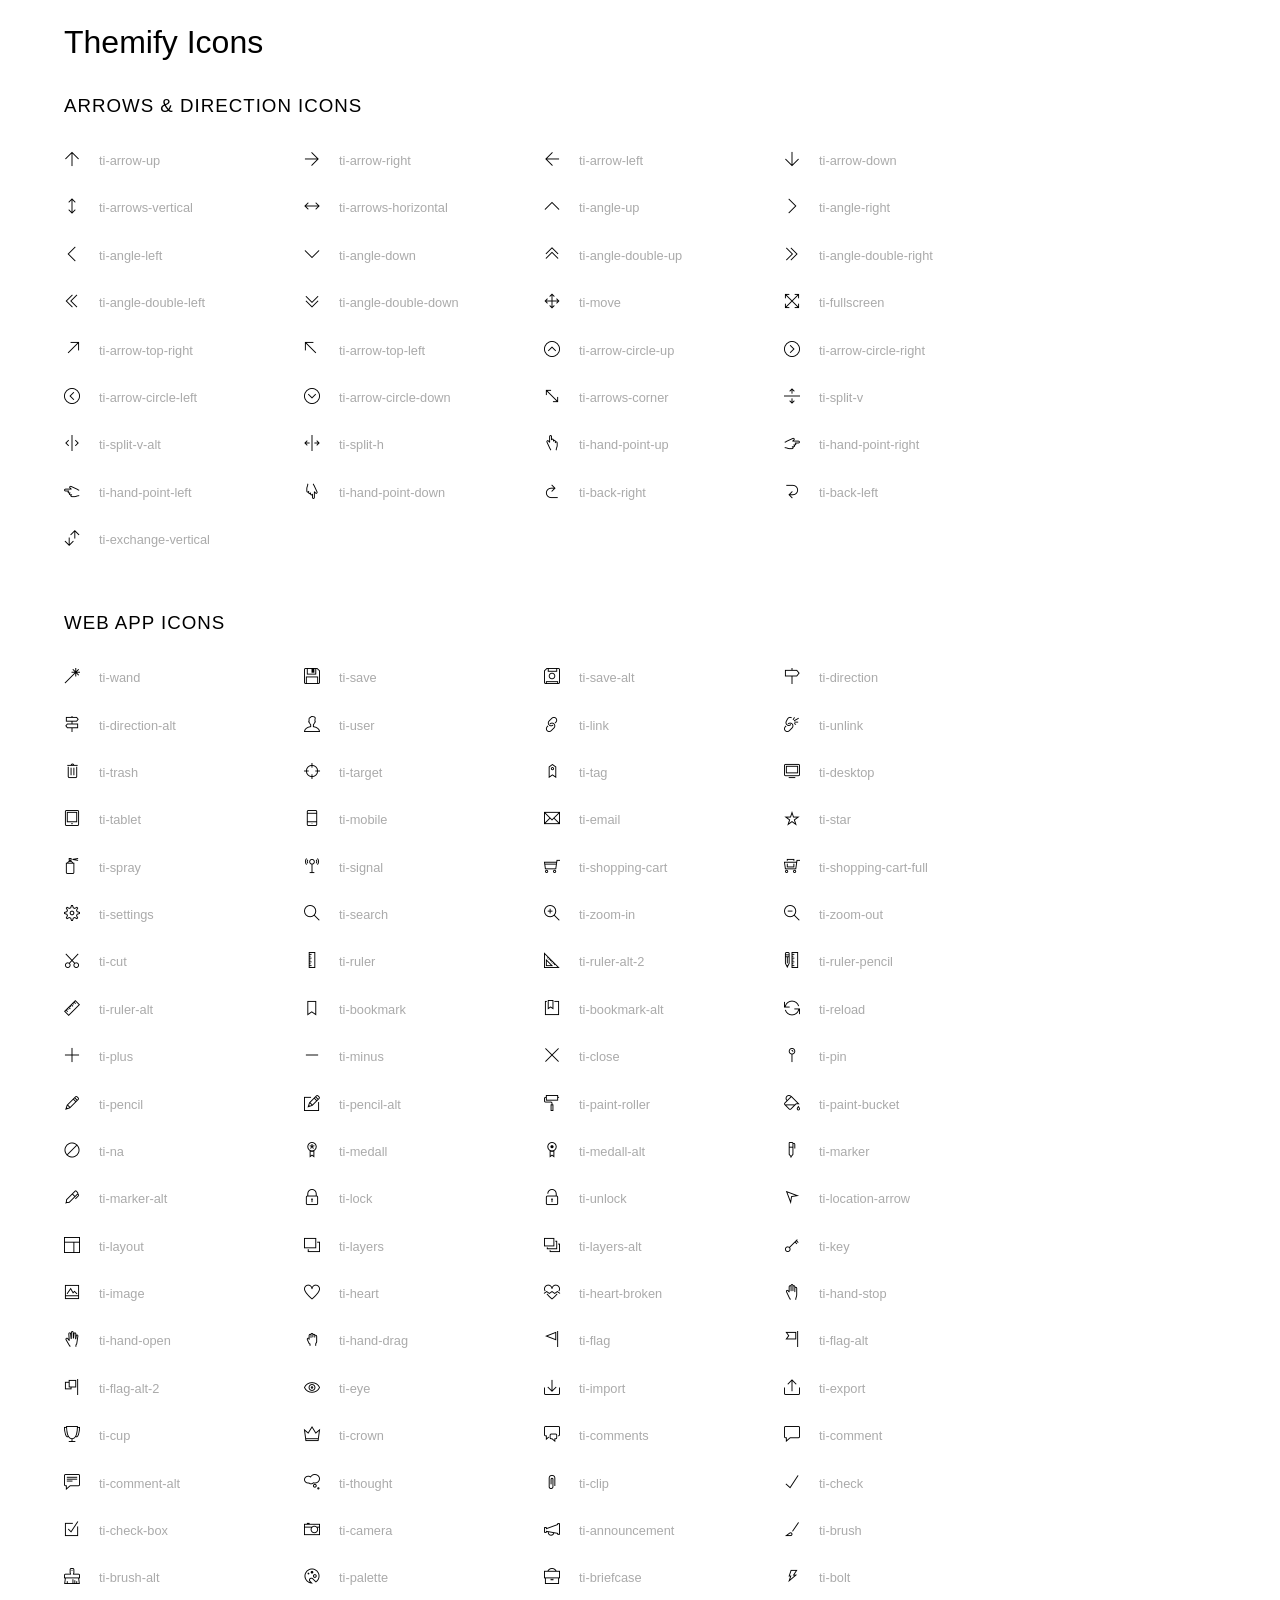
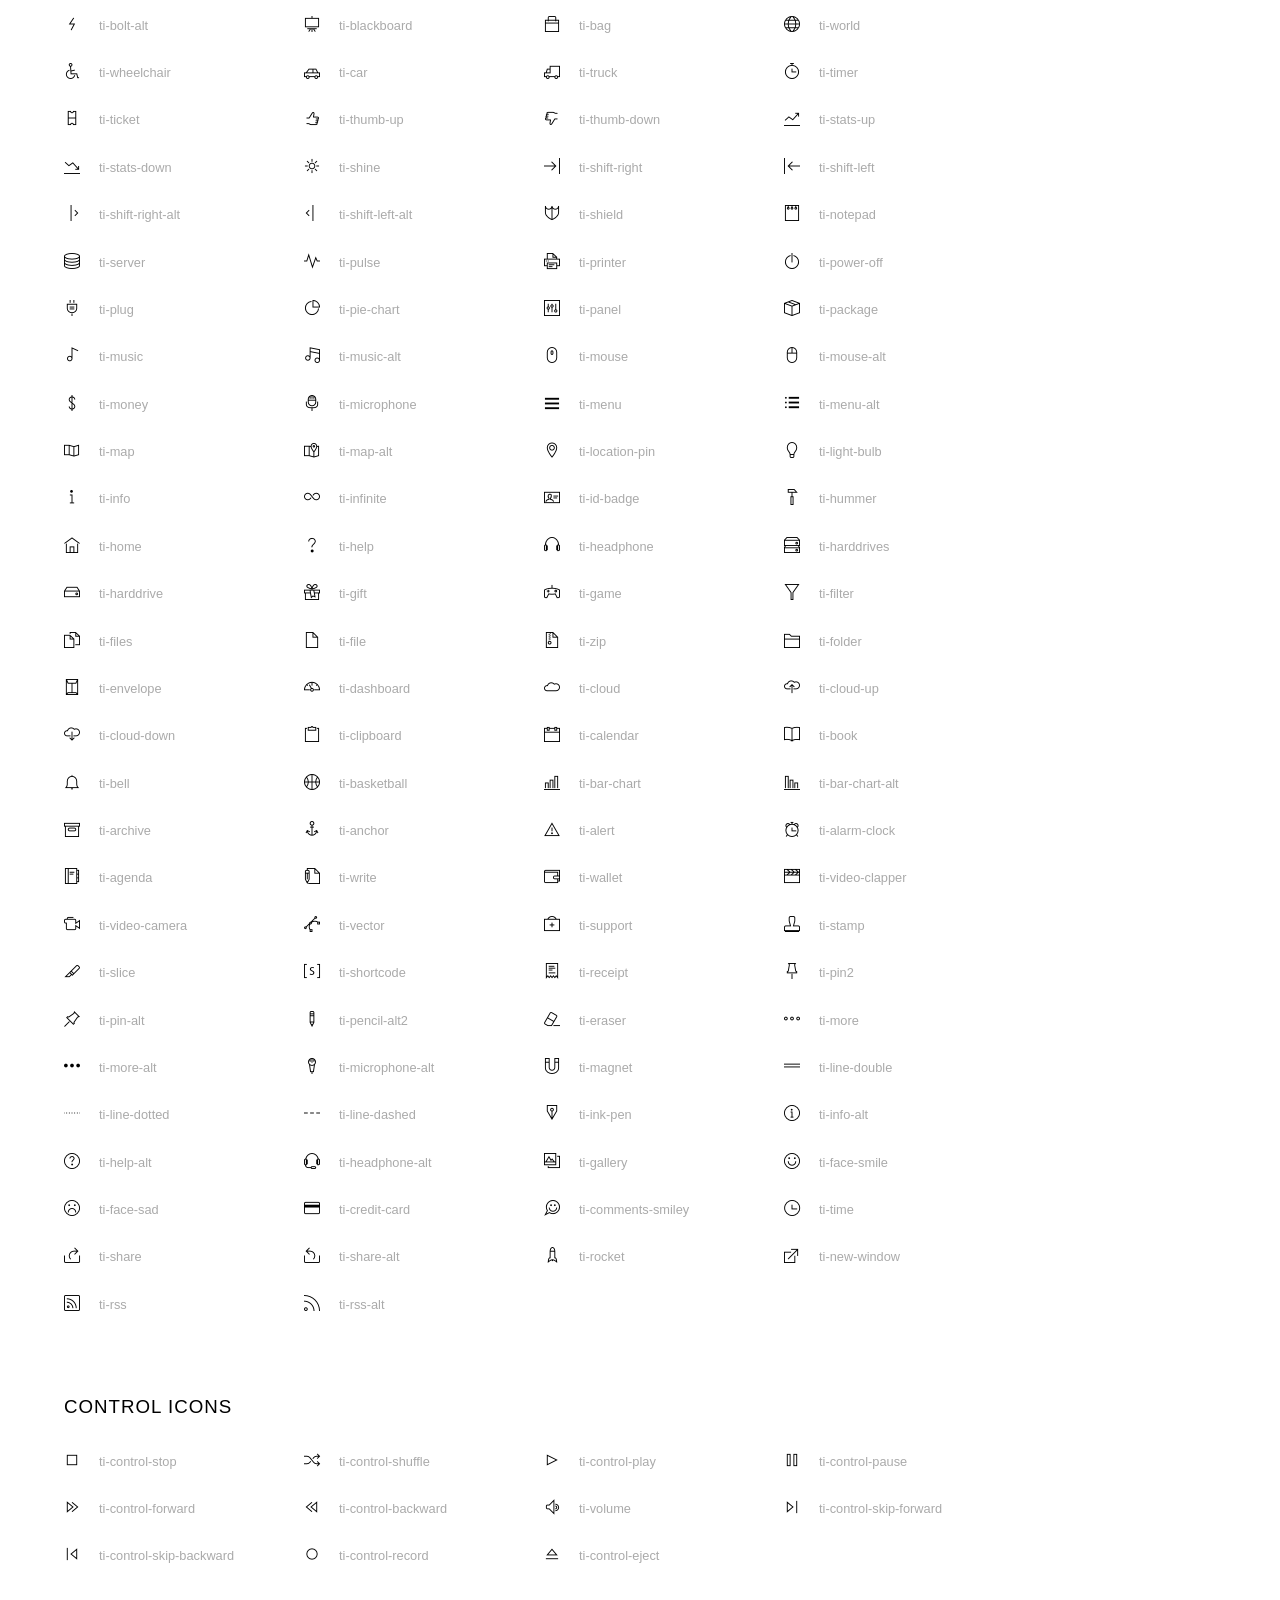
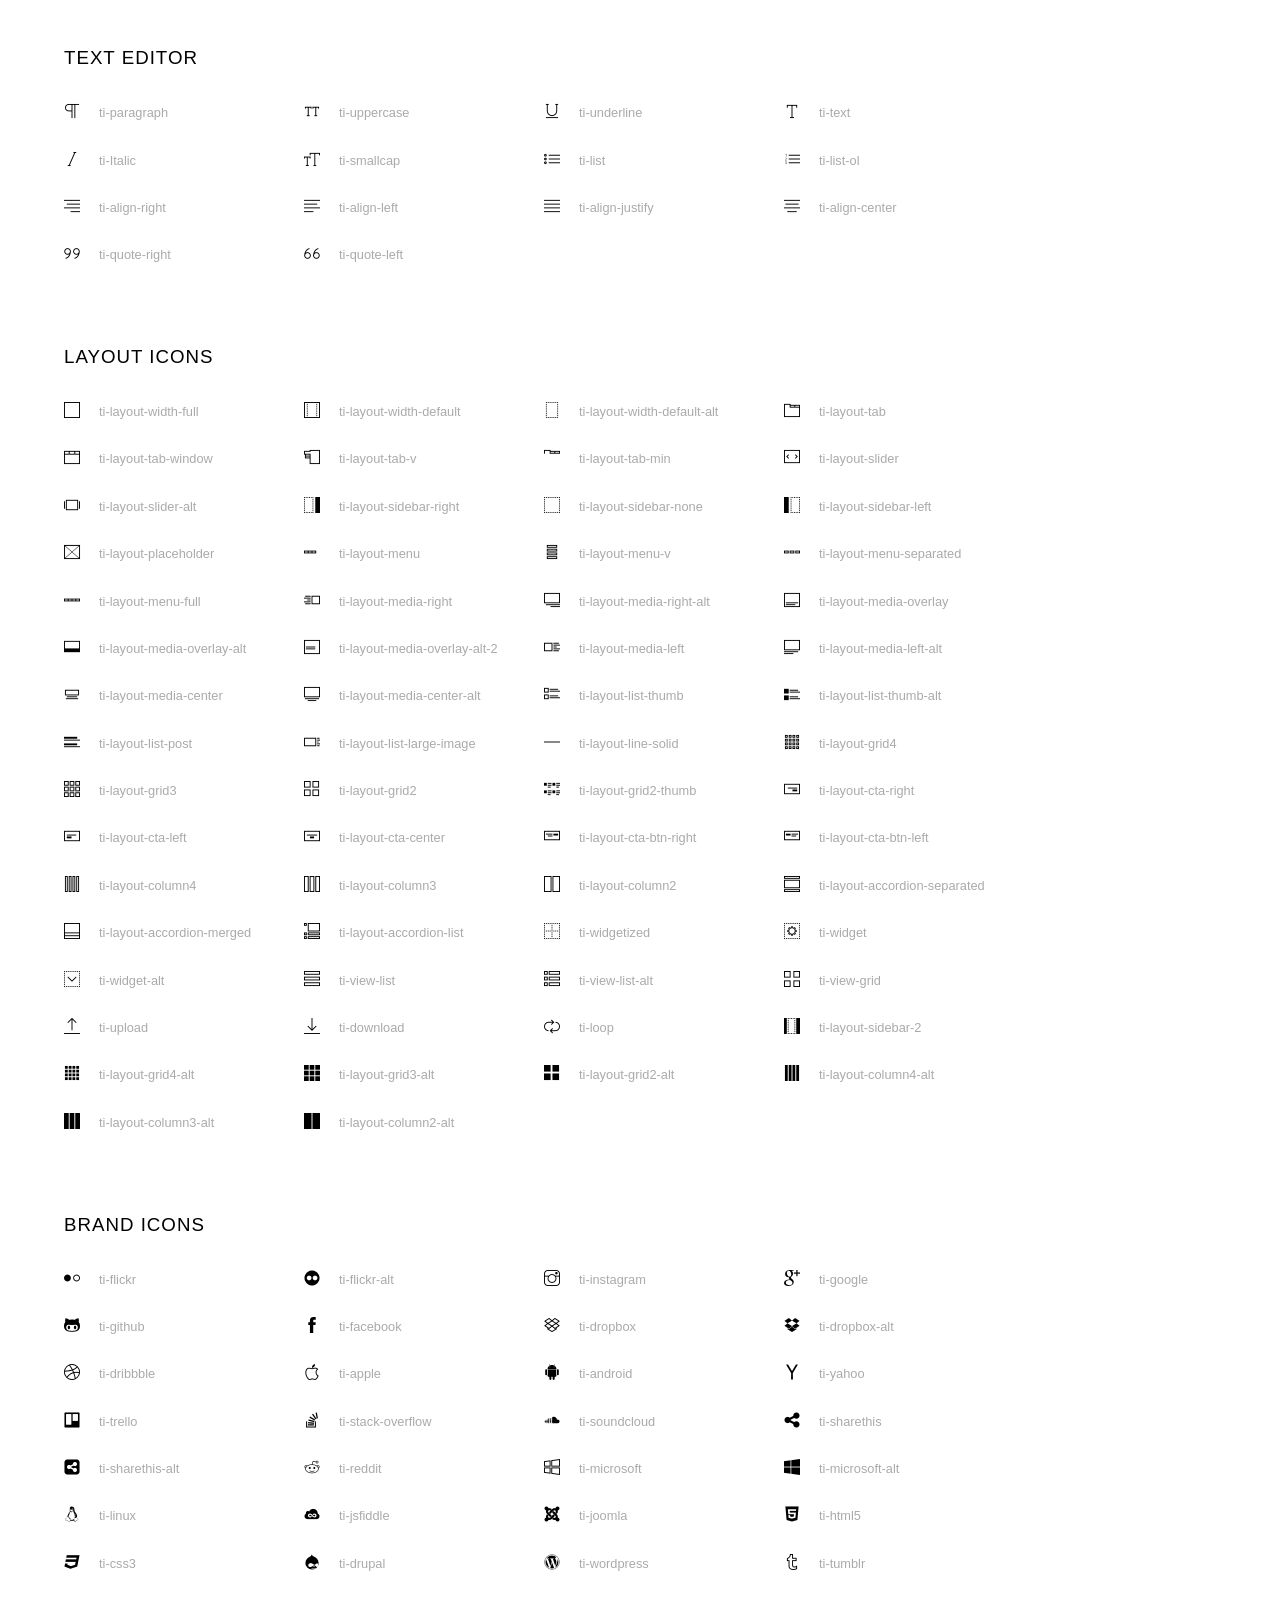
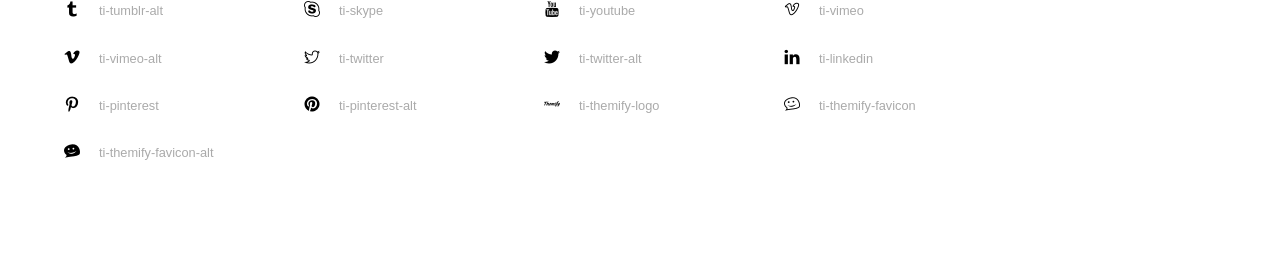
<file: assets/fonts/themify-icons/index.html>
<!doctype html>
<html>
<head>
	<meta charset="utf-8">
	<title>Themify Icon Font</title>
	<meta name="viewport" content="width=device-width">
	<link rel="stylesheet" href="demo-files/demo.css">
	<link rel="stylesheet" href="themify-icons.css">
	<!--[if lt IE 8]><!-->
	<link rel="stylesheet" href="ie7/ie7.css">
	<!--<![endif]-->
</head>
<body>
	<h1>Themify Icons</h1>

	<div class="icon-section">

		<div class="icon-section">
			<h3>Arrows &amp; Direction Icons </h3>

			<div class="icon-container">
				<span class="ti-arrow-up"></span><span class="icon-name"> ti-arrow-up</span>
			</div>
			<div class="icon-container">
				<span class="ti-arrow-right"></span><span class="icon-name"> ti-arrow-right</span>
			</div>
			<div class="icon-container">
				<span class="ti-arrow-left"></span><span class="icon-name"> ti-arrow-left</span>
			</div>
			<div class="icon-container">
				<span class="ti-arrow-down"></span><span class="icon-name"> ti-arrow-down</span>
			</div>
			<div class="icon-container">
				<span class="ti-arrows-vertical"></span><span class="icon-name"> ti-arrows-vertical</span>
			</div>
			<div class="icon-container">
				<span class="ti-arrows-horizontal"></span><span class="icon-name"> ti-arrows-horizontal</span>
			</div>
			<div class="icon-container">
				<span class="ti-angle-up"></span><span class="icon-name"> ti-angle-up</span>
			</div>
			<div class="icon-container">
				<span class="ti-angle-right"></span><span class="icon-name"> ti-angle-right</span>
			</div>
			<div class="icon-container">
				<span class="ti-angle-left"></span><span class="icon-name"> ti-angle-left</span>
			</div>
			<div class="icon-container">
				<span class="ti-angle-down"></span><span class="icon-name"> ti-angle-down</span>
			</div>	
			<div class="icon-container">
				<span class="ti-angle-double-up"></span><span class="icon-name"> ti-angle-double-up</span>
			</div>
			<div class="icon-container">
				<span class="ti-angle-double-right"></span><span class="icon-name"> ti-angle-double-right</span>
			</div>
			<div class="icon-container">
				<span class="ti-angle-double-left"></span><span class="icon-name"> ti-angle-double-left</span>
			</div>
			<div class="icon-container">
				<span class="ti-angle-double-down"></span><span class="icon-name"> ti-angle-double-down</span>
			</div>					
			<div class="icon-container">
				<span class="ti-move"></span><span class="icon-name"> ti-move</span>
			</div>
			<div class="icon-container">
				<span class="ti-fullscreen"></span><span class="icon-name"> ti-fullscreen</span>
			</div>
			<div class="icon-container">
				<span class="ti-arrow-top-right"></span><span class="icon-name"> ti-arrow-top-right</span>
			</div>
			<div class="icon-container">
				<span class="ti-arrow-top-left"></span><span class="icon-name"> ti-arrow-top-left</span>
			</div>
			<div class="icon-container">
				<span class="ti-arrow-circle-up"></span><span class="icon-name"> ti-arrow-circle-up</span>
			</div>
			<div class="icon-container">
				<span class="ti-arrow-circle-right"></span><span class="icon-name"> ti-arrow-circle-right</span>
			</div>
			<div class="icon-container">
				<span class="ti-arrow-circle-left"></span><span class="icon-name"> ti-arrow-circle-left</span>
			</div>
			<div class="icon-container">
				<span class="ti-arrow-circle-down"></span><span class="icon-name"> ti-arrow-circle-down</span>
			</div>
			<div class="icon-container">
				<span class="ti-arrows-corner"></span><span class="icon-name"> ti-arrows-corner</span>
			</div>
			<div class="icon-container">
				<span class="ti-split-v"></span><span class="icon-name"> ti-split-v</span>
			</div>

			<div class="icon-container">
				<span class="ti-split-v-alt"></span><span class="icon-name"> ti-split-v-alt</span>
			</div>
			<div class="icon-container">
				<span class="ti-split-h"></span><span class="icon-name"> ti-split-h</span>
			</div>
			<div class="icon-container">
				<span class="ti-hand-point-up"></span><span class="icon-name"> ti-hand-point-up</span>
			</div>
			<div class="icon-container">
				<span class="ti-hand-point-right"></span><span class="icon-name"> ti-hand-point-right</span>
			</div>
			<div class="icon-container">
				<span class="ti-hand-point-left"></span><span class="icon-name"> ti-hand-point-left</span>
			</div>
			<div class="icon-container">
				<span class="ti-hand-point-down"></span><span class="icon-name"> ti-hand-point-down</span>
			</div>
			<div class="icon-container">
				<span class="ti-back-right"></span><span class="icon-name"> ti-back-right</span>
			</div>
			<div class="icon-container">
				<span class="ti-back-left"></span><span class="icon-name"> ti-back-left</span>
			</div>
			<div class="icon-container">
				<span class="ti-exchange-vertical"></span><span class="icon-name"> ti-exchange-vertical</span>
			</div>

		</div> <!-- Arrows Icons -->



		<h3>Web App Icons</h3>
		
		<div class="icon-section">

			<div class="icon-container">
				<span class="ti-wand"></span><span class="icon-name"> ti-wand</span>
			</div>
			<div class="icon-container">
				<span class="ti-save"></span><span class="icon-name"> ti-save</span>
			</div>
			<div class="icon-container">
				<span class="ti-save-alt"></span><span class="icon-name"> ti-save-alt</span>
			</div>

			<div class="icon-container">
				<span class="ti-direction"></span><span class="icon-name"> ti-direction</span>
			</div>
			<div class="icon-container">
				<span class="ti-direction-alt"></span><span class="icon-name"> ti-direction-alt</span>
			</div>
			<div class="icon-container">
				<span class="ti-user"></span><span class="icon-name"> ti-user</span>
			</div>
			<div class="icon-container">
				<span class="ti-link"></span><span class="icon-name"> ti-link</span>
			</div>
			<div class="icon-container">
				<span class="ti-unlink"></span><span class="icon-name"> ti-unlink</span>
			</div>
			<div class="icon-container">
				<span class="ti-trash"></span><span class="icon-name"> ti-trash</span>
			</div>
			<div class="icon-container">
				<span class="ti-target"></span><span class="icon-name"> ti-target</span>
			</div>
			<div class="icon-container">
				<span class="ti-tag"></span><span class="icon-name"> ti-tag</span>
			</div>
			<div class="icon-container">
				<span class="ti-desktop"></span><span class="icon-name"> ti-desktop</span>
			</div>
			<div class="icon-container">
				<span class="ti-tablet"></span><span class="icon-name"> ti-tablet</span>
			</div>
			<div class="icon-container">
				<span class="ti-mobile"></span><span class="icon-name"> ti-mobile</span>
			</div>
			<div class="icon-container">
				<span class="ti-email"></span><span class="icon-name"> ti-email</span>
			</div>	
			<div class="icon-container">
				<span class="ti-star"></span><span class="icon-name"> ti-star</span>
			</div>
			<div class="icon-container">
				<span class="ti-spray"></span><span class="icon-name"> ti-spray</span>
			</div>
			<div class="icon-container">
				<span class="ti-signal"></span><span class="icon-name"> ti-signal</span>
			</div>
			<div class="icon-container">
				<span class="ti-shopping-cart"></span><span class="icon-name"> ti-shopping-cart</span>
			</div>
			<div class="icon-container">
				<span class="ti-shopping-cart-full"></span><span class="icon-name"> ti-shopping-cart-full</span>
			</div>
			<div class="icon-container">
				<span class="ti-settings"></span><span class="icon-name"> ti-settings</span>
			</div>
			<div class="icon-container">
				<span class="ti-search"></span><span class="icon-name"> ti-search</span>
			</div>
			<div class="icon-container">
				<span class="ti-zoom-in"></span><span class="icon-name"> ti-zoom-in</span>
			</div>
			<div class="icon-container">
				<span class="ti-zoom-out"></span><span class="icon-name"> ti-zoom-out</span>
			</div>
			<div class="icon-container">
				<span class="ti-cut"></span><span class="icon-name"> ti-cut</span>
			</div>
			<div class="icon-container">
				<span class="ti-ruler"></span><span class="icon-name"> ti-ruler</span>
			</div>
			<div class="icon-container">
				<span class="ti-ruler-alt-2"></span><span class="icon-name"> ti-ruler-alt-2</span>
			</div>			
			<div class="icon-container">
				<span class="ti-ruler-pencil"></span><span class="icon-name"> ti-ruler-pencil</span>
			</div>
			<div class="icon-container">
				<span class="ti-ruler-alt"></span><span class="icon-name"> ti-ruler-alt</span>
			</div>
			<div class="icon-container">
				<span class="ti-bookmark"></span><span class="icon-name"> ti-bookmark</span>
			</div>
			<div class="icon-container">
				<span class="ti-bookmark-alt"></span><span class="icon-name"> ti-bookmark-alt</span>
			</div>
			<div class="icon-container">
				<span class="ti-reload"></span><span class="icon-name"> ti-reload</span>
			</div>
			<div class="icon-container">
				<span class="ti-plus"></span><span class="icon-name"> ti-plus</span>
			</div>
			<div class="icon-container">
				<span class="ti-minus"></span><span class="icon-name"> ti-minus</span>
			</div>
			<div class="icon-container">
				<span class="ti-close"></span><span class="icon-name"> ti-close</span>
			</div>			
			<div class="icon-container">
				<span class="ti-pin"></span><span class="icon-name"> ti-pin</span>
			</div>
			<div class="icon-container">
				<span class="ti-pencil"></span><span class="icon-name"> ti-pencil</span>
			</div>
					
		  	<div class="icon-container">
				<span class="ti-pencil-alt"></span><span class="icon-name"> ti-pencil-alt</span>
			</div>
			<div class="icon-container">
				<span class="ti-paint-roller"></span><span class="icon-name"> ti-paint-roller</span>
			</div>
			<div class="icon-container">
				<span class="ti-paint-bucket"></span><span class="icon-name"> ti-paint-bucket</span>
			</div>
			<div class="icon-container">
				<span class="ti-na"></span><span class="icon-name"> ti-na</span>
			</div>
			<div class="icon-container">
				<span class="ti-medall"></span><span class="icon-name"> ti-medall</span>
			</div>
			<div class="icon-container">
				<span class="ti-medall-alt"></span><span class="icon-name"> ti-medall-alt</span>
			</div>
			<div class="icon-container">
				<span class="ti-marker"></span><span class="icon-name"> ti-marker</span>
			</div>
			<div class="icon-container">
				<span class="ti-marker-alt"></span><span class="icon-name"> ti-marker-alt</span>
			</div>

			<div class="icon-container">
				<span class="ti-lock"></span><span class="icon-name"> ti-lock</span>
			</div>
			<div class="icon-container">
				<span class="ti-unlock"></span><span class="icon-name"> ti-unlock</span>
			</div>
			<div class="icon-container">
				<span class="ti-location-arrow"></span><span class="icon-name"> ti-location-arrow</span>
			</div>
			<div class="icon-container">
				<span class="ti-layout"></span><span class="icon-name"> ti-layout</span>
			</div>
			<div class="icon-container">
				<span class="ti-layers"></span><span class="icon-name"> ti-layers</span>
			</div>
			<div class="icon-container">
				<span class="ti-layers-alt"></span><span class="icon-name"> ti-layers-alt</span>
			</div>
			<div class="icon-container">
				<span class="ti-key"></span><span class="icon-name"> ti-key</span>
			</div>
			<div class="icon-container">
				<span class="ti-image"></span><span class="icon-name"> ti-image</span>
			</div>
			<div class="icon-container">
				<span class="ti-heart"></span><span class="icon-name"> ti-heart</span>
			</div>
			<div class="icon-container">
				<span class="ti-heart-broken"></span><span class="icon-name"> ti-heart-broken</span>
			</div>
			<div class="icon-container">
				<span class="ti-hand-stop"></span><span class="icon-name"> ti-hand-stop</span>
			</div>
			<div class="icon-container">
				<span class="ti-hand-open"></span><span class="icon-name"> ti-hand-open</span>
			</div>
			<div class="icon-container">
				<span class="ti-hand-drag"></span><span class="icon-name"> ti-hand-drag</span>
			</div>
			<div class="icon-container">
				<span class="ti-flag"></span><span class="icon-name"> ti-flag</span>
			</div>
			<div class="icon-container">
				<span class="ti-flag-alt"></span><span class="icon-name"> ti-flag-alt</span>
			</div>
			<div class="icon-container">
				<span class="ti-flag-alt-2"></span><span class="icon-name"> ti-flag-alt-2</span>
			</div>
			<div class="icon-container">
				<span class="ti-eye"></span><span class="icon-name"> ti-eye</span>
			</div>
			<div class="icon-container">
				<span class="ti-import"></span><span class="icon-name"> ti-import</span>
			</div>			
			<div class="icon-container">
				<span class="ti-export"></span><span class="icon-name"> ti-export</span>
			</div>
			<div class="icon-container">
				<span class="ti-cup"></span><span class="icon-name"> ti-cup</span>
			</div>
			<div class="icon-container">
				<span class="ti-crown"></span><span class="icon-name"> ti-crown</span>
			</div>
			<div class="icon-container">
				<span class="ti-comments"></span><span class="icon-name"> ti-comments</span>
			</div>
			<div class="icon-container">
				<span class="ti-comment"></span><span class="icon-name"> ti-comment</span>
			</div>
			<div class="icon-container">
				<span class="ti-comment-alt"></span><span class="icon-name"> ti-comment-alt</span>
			</div>
			<div class="icon-container">
				<span class="ti-thought"></span><span class="icon-name"> ti-thought</span>
			</div>			
			<div class="icon-container">
				<span class="ti-clip"></span><span class="icon-name"> ti-clip</span>
			</div>

			<div class="icon-container">
				<span class="ti-check"></span><span class="icon-name"> ti-check</span>
			</div>
			<div class="icon-container">
				<span class="ti-check-box"></span><span class="icon-name"> ti-check-box</span>
			</div>
			<div class="icon-container">
				<span class="ti-camera"></span><span class="icon-name"> ti-camera</span>
			</div>
			<div class="icon-container">
				<span class="ti-announcement"></span><span class="icon-name"> ti-announcement</span>
			</div>
			<div class="icon-container">
				<span class="ti-brush"></span><span class="icon-name"> ti-brush</span>
			</div>
			<div class="icon-container">
				<span class="ti-brush-alt"></span><span class="icon-name"> ti-brush-alt</span>
			</div>
			<div class="icon-container">
				<span class="ti-palette"></span><span class="icon-name"> ti-palette</span>
			</div>			
			<div class="icon-container">
				<span class="ti-briefcase"></span><span class="icon-name"> ti-briefcase</span>
			</div>
			<div class="icon-container">
				<span class="ti-bolt"></span><span class="icon-name"> ti-bolt</span>
			</div>
			<div class="icon-container">
				<span class="ti-bolt-alt"></span><span class="icon-name"> ti-bolt-alt</span>
			</div>
			<div class="icon-container">
				<span class="ti-blackboard"></span><span class="icon-name"> ti-blackboard</span>
			</div>
			<div class="icon-container">
				<span class="ti-bag"></span><span class="icon-name"> ti-bag</span>
			</div>
			<div class="icon-container">
				<span class="ti-world"></span><span class="icon-name"> ti-world</span>
			</div>
			<div class="icon-container">
				<span class="ti-wheelchair"></span><span class="icon-name"> ti-wheelchair</span>
			</div>
			<div class="icon-container">
				<span class="ti-car"></span><span class="icon-name"> ti-car</span>
			</div>
			<div class="icon-container">
				<span class="ti-truck"></span><span class="icon-name"> ti-truck</span>
			</div>
			<div class="icon-container">
				<span class="ti-timer"></span><span class="icon-name"> ti-timer</span>
			</div>
			<div class="icon-container">
				<span class="ti-ticket"></span><span class="icon-name"> ti-ticket</span>
			</div>
			<div class="icon-container">
				<span class="ti-thumb-up"></span><span class="icon-name"> ti-thumb-up</span>
			</div>
			<div class="icon-container">
				<span class="ti-thumb-down"></span><span class="icon-name"> ti-thumb-down</span>
			</div>

			<div class="icon-container">
				<span class="ti-stats-up"></span><span class="icon-name"> ti-stats-up</span>
			</div>
			<div class="icon-container">
				<span class="ti-stats-down"></span><span class="icon-name"> ti-stats-down</span>
			</div>
			<div class="icon-container">
				<span class="ti-shine"></span><span class="icon-name"> ti-shine</span>
			</div>
			<div class="icon-container">
				<span class="ti-shift-right"></span><span class="icon-name"> ti-shift-right</span>
			</div>
			<div class="icon-container">
				<span class="ti-shift-left"></span><span class="icon-name"> ti-shift-left</span>
			</div>

			<div class="icon-container">
				<span class="ti-shift-right-alt"></span><span class="icon-name"> ti-shift-right-alt</span>
			</div>
			<div class="icon-container">
				<span class="ti-shift-left-alt"></span><span class="icon-name"> ti-shift-left-alt</span>
			</div>
			<div class="icon-container">
				<span class="ti-shield"></span><span class="icon-name"> ti-shield</span>
			</div>
			<div class="icon-container">
				<span class="ti-notepad"></span><span class="icon-name"> ti-notepad</span>
			</div>
			<div class="icon-container">
				<span class="ti-server"></span><span class="icon-name"> ti-server</span>
			</div>

			<div class="icon-container">
				<span class="ti-pulse"></span><span class="icon-name"> ti-pulse</span>
			</div>
			<div class="icon-container">
				<span class="ti-printer"></span><span class="icon-name"> ti-printer</span>
			</div>
			<div class="icon-container">
				<span class="ti-power-off"></span><span class="icon-name"> ti-power-off</span>
			</div>
			<div class="icon-container">
				<span class="ti-plug"></span><span class="icon-name"> ti-plug</span>
			</div>
			<div class="icon-container">
				<span class="ti-pie-chart"></span><span class="icon-name"> ti-pie-chart</span>
			</div>

			<div class="icon-container">
				<span class="ti-panel"></span><span class="icon-name"> ti-panel</span>
			</div>
			<div class="icon-container">
				<span class="ti-package"></span><span class="icon-name"> ti-package</span>
			</div>
			<div class="icon-container">
				<span class="ti-music"></span><span class="icon-name"> ti-music</span>
			</div>
			<div class="icon-container">
				<span class="ti-music-alt"></span><span class="icon-name"> ti-music-alt</span>
			</div>
			<div class="icon-container">
				<span class="ti-mouse"></span><span class="icon-name"> ti-mouse</span>
			</div>
			<div class="icon-container">
				<span class="ti-mouse-alt"></span><span class="icon-name"> ti-mouse-alt</span>
			</div>
			<div class="icon-container">
				<span class="ti-money"></span><span class="icon-name"> ti-money</span>
			</div>
			<div class="icon-container">
				<span class="ti-microphone"></span><span class="icon-name"> ti-microphone</span>
			</div>
			<div class="icon-container">
				<span class="ti-menu"></span><span class="icon-name"> ti-menu</span>
			</div>
			<div class="icon-container">
				<span class="ti-menu-alt"></span><span class="icon-name"> ti-menu-alt</span>
			</div>
			<div class="icon-container">
				<span class="ti-map"></span><span class="icon-name"> ti-map</span>
			</div>
			<div class="icon-container">
				<span class="ti-map-alt"></span><span class="icon-name"> ti-map-alt</span>
			</div>

			<div class="icon-container">
				<span class="ti-location-pin"></span><span class="icon-name"> ti-location-pin</span>
			</div>

			<div class="icon-container">
				<span class="ti-light-bulb"></span><span class="icon-name"> ti-light-bulb</span>
			</div>
			<div class="icon-container">
				<span class="ti-info"></span><span class="icon-name"> ti-info</span>
			</div>
			<div class="icon-container">
				<span class="ti-infinite"></span><span class="icon-name"> ti-infinite</span>
			</div>
			<div class="icon-container">
				<span class="ti-id-badge"></span><span class="icon-name"> ti-id-badge</span>
			</div>
			<div class="icon-container">
				<span class="ti-hummer"></span><span class="icon-name"> ti-hummer</span>
			</div>
			<div class="icon-container">
				<span class="ti-home"></span><span class="icon-name"> ti-home</span>
			</div>
			<div class="icon-container">
				<span class="ti-help"></span><span class="icon-name"> ti-help</span>
			</div>
			<div class="icon-container">
				<span class="ti-headphone"></span><span class="icon-name"> ti-headphone</span>
			</div>
			<div class="icon-container">
				<span class="ti-harddrives"></span><span class="icon-name"> ti-harddrives</span>
			</div>
			<div class="icon-container">
				<span class="ti-harddrive"></span><span class="icon-name"> ti-harddrive</span>
			</div>
			<div class="icon-container">
				<span class="ti-gift"></span><span class="icon-name"> ti-gift</span>
			</div>
			<div class="icon-container">
				<span class="ti-game"></span><span class="icon-name"> ti-game</span>
			</div>
			<div class="icon-container">
				<span class="ti-filter"></span><span class="icon-name"> ti-filter</span>
			</div>
			<div class="icon-container">
				<span class="ti-files"></span><span class="icon-name"> ti-files</span>
			</div>
			<div class="icon-container">
				<span class="ti-file"></span><span class="icon-name"> ti-file</span>
			</div>
			<div class="icon-container">
				<span class="ti-zip"></span><span class="icon-name"> ti-zip</span>
			</div>
			<div class="icon-container">
				<span class="ti-folder"></span><span class="icon-name"> ti-folder</span>
			</div>			
			<div class="icon-container">
				<span class="ti-envelope"></span><span class="icon-name"> ti-envelope</span>
			</div>


			<div class="icon-container">
				<span class="ti-dashboard"></span><span class="icon-name"> ti-dashboard</span>
			</div>
			<div class="icon-container">
				<span class="ti-cloud"></span><span class="icon-name"> ti-cloud</span>
			</div>
			<div class="icon-container">
				<span class="ti-cloud-up"></span><span class="icon-name"> ti-cloud-up</span>
			</div>
			<div class="icon-container">
				<span class="ti-cloud-down"></span><span class="icon-name"> ti-cloud-down</span>
			</div>
			<div class="icon-container">
				<span class="ti-clipboard"></span><span class="icon-name"> ti-clipboard</span>
			</div>
			<div class="icon-container">
				<span class="ti-calendar"></span><span class="icon-name"> ti-calendar</span>
			</div>
			<div class="icon-container">
				<span class="ti-book"></span><span class="icon-name"> ti-book</span>
			</div>
			<div class="icon-container">
				<span class="ti-bell"></span><span class="icon-name"> ti-bell</span>
			</div>
			<div class="icon-container">
				<span class="ti-basketball"></span><span class="icon-name"> ti-basketball</span>
			</div>
			<div class="icon-container">
				<span class="ti-bar-chart"></span><span class="icon-name"> ti-bar-chart</span>
			</div>
			<div class="icon-container">
				<span class="ti-bar-chart-alt"></span><span class="icon-name"> ti-bar-chart-alt</span>
			</div>


			<div class="icon-container">
				<span class="ti-archive"></span><span class="icon-name"> ti-archive</span>
			</div>
			<div class="icon-container">
				<span class="ti-anchor"></span><span class="icon-name"> ti-anchor</span>
			</div>

			<div class="icon-container">
				<span class="ti-alert"></span><span class="icon-name"> ti-alert</span>
			</div>
			<div class="icon-container">
				<span class="ti-alarm-clock"></span><span class="icon-name"> ti-alarm-clock</span>
			</div>
			<div class="icon-container">
				<span class="ti-agenda"></span><span class="icon-name"> ti-agenda</span>
			</div>
			<div class="icon-container">
				<span class="ti-write"></span><span class="icon-name"> ti-write</span>
			</div>

			<div class="icon-container">
				<span class="ti-wallet"></span><span class="icon-name"> ti-wallet</span>
			</div>
			<div class="icon-container">
				<span class="ti-video-clapper"></span><span class="icon-name"> ti-video-clapper</span>
			</div>
			<div class="icon-container">
				<span class="ti-video-camera"></span><span class="icon-name"> ti-video-camera</span>
			</div>
			<div class="icon-container">
				<span class="ti-vector"></span><span class="icon-name"> ti-vector</span>
			</div>

			<div class="icon-container">
				<span class="ti-support"></span><span class="icon-name"> ti-support</span>
			</div>
			<div class="icon-container">
				<span class="ti-stamp"></span><span class="icon-name"> ti-stamp</span>
			</div>
			<div class="icon-container">
				<span class="ti-slice"></span><span class="icon-name"> ti-slice</span>
			</div>
			<div class="icon-container">
				<span class="ti-shortcode"></span><span class="icon-name"> ti-shortcode</span>
			</div>
			<div class="icon-container">
				<span class="ti-receipt"></span><span class="icon-name"> ti-receipt</span>
			</div>
			<div class="icon-container">
				<span class="ti-pin2"></span><span class="icon-name"> ti-pin2</span>
			</div>
			<div class="icon-container">
				<span class="ti-pin-alt"></span><span class="icon-name"> ti-pin-alt</span>
			</div>
			<div class="icon-container">
				<span class="ti-pencil-alt2"></span><span class="icon-name"> ti-pencil-alt2</span>
			</div>
			<div class="icon-container">
				<span class="ti-eraser"></span><span class="icon-name"> ti-eraser</span>
			</div>			
			<div class="icon-container">
				<span class="ti-more"></span><span class="icon-name"> ti-more</span>
			</div>
			<div class="icon-container">
				<span class="ti-more-alt"></span><span class="icon-name"> ti-more-alt</span>
			</div>
			<div class="icon-container">
				<span class="ti-microphone-alt"></span><span class="icon-name"> ti-microphone-alt</span>
			</div>
			<div class="icon-container">
				<span class="ti-magnet"></span><span class="icon-name"> ti-magnet</span>
			</div>
			<div class="icon-container">
				<span class="ti-line-double"></span><span class="icon-name"> ti-line-double</span>
			</div>
			<div class="icon-container">
				<span class="ti-line-dotted"></span><span class="icon-name"> ti-line-dotted</span>
			</div>
			<div class="icon-container">
				<span class="ti-line-dashed"></span><span class="icon-name"> ti-line-dashed</span>
			</div>

			<div class="icon-container">
				<span class="ti-ink-pen"></span><span class="icon-name"> ti-ink-pen</span>
			</div>
			<div class="icon-container">
				<span class="ti-info-alt"></span><span class="icon-name"> ti-info-alt</span>
			</div>
			<div class="icon-container">
				<span class="ti-help-alt"></span><span class="icon-name"> ti-help-alt</span>
			</div>
			<div class="icon-container">
				<span class="ti-headphone-alt"></span><span class="icon-name"> ti-headphone-alt</span>
			</div>

			<div class="icon-container">
				<span class="ti-gallery"></span><span class="icon-name"> ti-gallery</span>
			</div>
			<div class="icon-container">
				<span class="ti-face-smile"></span><span class="icon-name"> ti-face-smile</span>
			</div>
			<div class="icon-container">
				<span class="ti-face-sad"></span><span class="icon-name"> ti-face-sad</span>
			</div>
			<div class="icon-container">
				<span class="ti-credit-card"></span><span class="icon-name"> ti-credit-card</span>
			</div>
			<div class="icon-container">
				<span class="ti-comments-smiley"></span><span class="icon-name"> ti-comments-smiley</span>
			</div>
			<div class="icon-container">
				<span class="ti-time"></span><span class="icon-name"> ti-time</span>
			</div>
			<div class="icon-container">
				<span class="ti-share"></span><span class="icon-name"> ti-share</span>
			</div>
			<div class="icon-container">
				<span class="ti-share-alt"></span><span class="icon-name"> ti-share-alt</span>
			</div>
			<div class="icon-container">
				<span class="ti-rocket"></span><span class="icon-name"> ti-rocket</span>
			</div>

			<div class="icon-container">
				<span class="ti-new-window"></span><span class="icon-name"> ti-new-window</span>
			</div>

			<div class="icon-container">
				<span class="ti-rss"></span><span class="icon-name"> ti-rss</span>
			</div>

			<div class="icon-container">
				<span class="ti-rss-alt"></span><span class="icon-name"> ti-rss-alt</span>
			</div>
			
		</div><!-- Web App Icons -->


		<div class="icon-section">
			<h3>Control Icons</h3>
			<div class="icon-container">
				<span class="ti-control-stop"></span><span class="icon-name"> ti-control-stop</span>
			</div>
			<div class="icon-container">
				<span class="ti-control-shuffle"></span><span class="icon-name"> ti-control-shuffle</span>
			</div>
			<div class="icon-container">
				<span class="ti-control-play"></span><span class="icon-name"> ti-control-play</span>
			</div>
			<div class="icon-container">
				<span class="ti-control-pause"></span><span class="icon-name"> ti-control-pause</span>
			</div>
			<div class="icon-container">
				<span class="ti-control-forward"></span><span class="icon-name"> ti-control-forward</span>
			</div>
			<div class="icon-container">
				<span class="ti-control-backward"></span><span class="icon-name"> ti-control-backward</span>
			</div>	
			<div class="icon-container">
				<span class="ti-volume"></span><span class="icon-name"> ti-volume</span>
			</div>
			<div class="icon-container">
				<span class="ti-control-skip-forward"></span><span class="icon-name"> ti-control-skip-forward</span>
			</div>
			<div class="icon-container">
				<span class="ti-control-skip-backward"></span><span class="icon-name"> ti-control-skip-backward</span>
			</div>
			<div class="icon-container">
				<span class="ti-control-record"></span><span class="icon-name"> ti-control-record</span>
			</div>
			<div class="icon-container">
				<span class="ti-control-eject"></span><span class="icon-name"> ti-control-eject</span>
			</div>			
		</div> <!-- Control Icons -->


		<div class="icon-section">
			<h3>Text Editor</h3>

			<div class="icon-container">
				<span class="ti-paragraph"></span><span class="icon-name"> ti-paragraph</span>
			</div>
			<div class="icon-container">
				<span class="ti-uppercase"></span><span class="icon-name"> ti-uppercase</span>
			</div>

			<div class="icon-container">
				<span class="ti-underline"></span><span class="icon-name"> ti-underline</span>
			</div>
			<div class="icon-container">
				<span class="ti-text"></span><span class="icon-name"> ti-text</span>
			</div>
			<div class="icon-container">
				<span class="ti-Italic"></span><span class="icon-name"> ti-Italic</span>
			</div>
			<div class="icon-container">
				<span class="ti-smallcap"></span><span class="icon-name"> ti-smallcap</span>
			</div>
			<div class="icon-container">
				<span class="ti-list"></span><span class="icon-name"> ti-list</span>
			</div>
			<div class="icon-container">
				<span class="ti-list-ol"></span><span class="icon-name"> ti-list-ol</span>
			</div>
			<div class="icon-container">
				<span class="ti-align-right"></span><span class="icon-name"> ti-align-right</span>
			</div>
			<div class="icon-container">
				<span class="ti-align-left"></span><span class="icon-name"> ti-align-left</span>
			</div>
			<div class="icon-container">
				<span class="ti-align-justify"></span><span class="icon-name"> ti-align-justify</span>
			</div>
			<div class="icon-container">
				<span class="ti-align-center"></span><span class="icon-name"> ti-align-center</span>
			</div>
			<div class="icon-container">
				<span class="ti-quote-right"></span><span class="icon-name"> ti-quote-right</span>
			</div>
			<div class="icon-container">
				<span class="ti-quote-left"></span><span class="icon-name"> ti-quote-left</span>
			</div>

		</div> <!-- Text Editor -->



		<div class="icon-section">
			<h3>Layout Icons</h3>
			<div class="icon-container">
				<span class="ti-layout-width-full"></span><span class="icon-name"> ti-layout-width-full</span>
			</div>
			<div class="icon-container">
				<span class="ti-layout-width-default"></span><span class="icon-name"> ti-layout-width-default</span>
			</div>
			<div class="icon-container">
				<span class="ti-layout-width-default-alt"></span><span class="icon-name"> ti-layout-width-default-alt</span>
			</div>
			<div class="icon-container">
				<span class="ti-layout-tab"></span><span class="icon-name"> ti-layout-tab</span>
			</div>
			<div class="icon-container">
				<span class="ti-layout-tab-window"></span><span class="icon-name"> ti-layout-tab-window</span>
			</div>
			<div class="icon-container">
				<span class="ti-layout-tab-v"></span><span class="icon-name"> ti-layout-tab-v</span>
			</div>
			<div class="icon-container">
				<span class="ti-layout-tab-min"></span><span class="icon-name"> ti-layout-tab-min</span>
			</div>
			<div class="icon-container">
				<span class="ti-layout-slider"></span><span class="icon-name"> ti-layout-slider</span>
			</div>
			<div class="icon-container">
				<span class="ti-layout-slider-alt"></span><span class="icon-name"> ti-layout-slider-alt</span>
			</div>
			<div class="icon-container">
				<span class="ti-layout-sidebar-right"></span><span class="icon-name"> ti-layout-sidebar-right</span>
			</div>
			<div class="icon-container">
				<span class="ti-layout-sidebar-none"></span><span class="icon-name"> ti-layout-sidebar-none</span>
			</div>
			<div class="icon-container">
				<span class="ti-layout-sidebar-left"></span><span class="icon-name"> ti-layout-sidebar-left</span>
			</div>
			<div class="icon-container">
				<span class="ti-layout-placeholder"></span><span class="icon-name"> ti-layout-placeholder</span>
			</div>
			<div class="icon-container">
				<span class="ti-layout-menu"></span><span class="icon-name"> ti-layout-menu</span>
			</div>
			<div class="icon-container">
				<span class="ti-layout-menu-v"></span><span class="icon-name"> ti-layout-menu-v</span>
			</div>
			<div class="icon-container">
				<span class="ti-layout-menu-separated"></span><span class="icon-name"> ti-layout-menu-separated</span>
			</div>
			<div class="icon-container">
				<span class="ti-layout-menu-full"></span><span class="icon-name"> ti-layout-menu-full</span>
			</div>
			<div class="icon-container">
				<span class="ti-layout-media-right"></span><span class="icon-name"> ti-layout-media-right</span>
			</div>
			<div class="icon-container">
				<span class="ti-layout-media-right-alt"></span><span class="icon-name"> ti-layout-media-right-alt</span>
			</div>
			<div class="icon-container">
				<span class="ti-layout-media-overlay"></span><span class="icon-name"> ti-layout-media-overlay</span>
			</div>
			<div class="icon-container">
				<span class="ti-layout-media-overlay-alt"></span><span class="icon-name"> ti-layout-media-overlay-alt</span>
			</div>
			<div class="icon-container">
				<span class="ti-layout-media-overlay-alt-2"></span><span class="icon-name"> ti-layout-media-overlay-alt-2</span>
			</div>
			<div class="icon-container">
				<span class="ti-layout-media-left"></span><span class="icon-name"> ti-layout-media-left</span>
			</div>
			<div class="icon-container">
				<span class="ti-layout-media-left-alt"></span><span class="icon-name"> ti-layout-media-left-alt</span>
			</div>
			<div class="icon-container">
				<span class="ti-layout-media-center"></span><span class="icon-name"> ti-layout-media-center</span>
			</div>
			<div class="icon-container">
				<span class="ti-layout-media-center-alt"></span><span class="icon-name"> ti-layout-media-center-alt</span>
			</div>
			<div class="icon-container">
				<span class="ti-layout-list-thumb"></span><span class="icon-name"> ti-layout-list-thumb</span>
			</div>
			<div class="icon-container">
				<span class="ti-layout-list-thumb-alt"></span><span class="icon-name"> ti-layout-list-thumb-alt</span>
			</div>
			<div class="icon-container">
				<span class="ti-layout-list-post"></span><span class="icon-name"> ti-layout-list-post</span>
			</div>
			<div class="icon-container">
				<span class="ti-layout-list-large-image"></span><span class="icon-name"> ti-layout-list-large-image</span>
			</div>
			<div class="icon-container">
				<span class="ti-layout-line-solid"></span><span class="icon-name"> ti-layout-line-solid</span>
			</div>
			<div class="icon-container">
				<span class="ti-layout-grid4"></span><span class="icon-name"> ti-layout-grid4</span>
			</div>
			<div class="icon-container">
				<span class="ti-layout-grid3"></span><span class="icon-name"> ti-layout-grid3</span>
			</div>
			<div class="icon-container">
				<span class="ti-layout-grid2"></span><span class="icon-name"> ti-layout-grid2</span>
			</div>
			<div class="icon-container">
				<span class="ti-layout-grid2-thumb"></span><span class="icon-name"> ti-layout-grid2-thumb</span>
			</div>
			<div class="icon-container">
				<span class="ti-layout-cta-right"></span><span class="icon-name"> ti-layout-cta-right</span>
			</div>
			<div class="icon-container">
				<span class="ti-layout-cta-left"></span><span class="icon-name"> ti-layout-cta-left</span>
			</div>
			<div class="icon-container">
				<span class="ti-layout-cta-center"></span><span class="icon-name"> ti-layout-cta-center</span>
			</div>
			<div class="icon-container">
				<span class="ti-layout-cta-btn-right"></span><span class="icon-name"> ti-layout-cta-btn-right</span>
			</div>
			<div class="icon-container">
				<span class="ti-layout-cta-btn-left"></span><span class="icon-name"> ti-layout-cta-btn-left</span>
			</div>
			<div class="icon-container">
				<span class="ti-layout-column4"></span><span class="icon-name"> ti-layout-column4</span>
			</div>
			<div class="icon-container">
				<span class="ti-layout-column3"></span><span class="icon-name"> ti-layout-column3</span>
			</div>
			<div class="icon-container">
				<span class="ti-layout-column2"></span><span class="icon-name"> ti-layout-column2</span>
			</div>
			<div class="icon-container">
				<span class="ti-layout-accordion-separated"></span><span class="icon-name"> ti-layout-accordion-separated</span>
			</div>
			<div class="icon-container">
				<span class="ti-layout-accordion-merged"></span><span class="icon-name"> ti-layout-accordion-merged</span>
			</div>
			<div class="icon-container">
				<span class="ti-layout-accordion-list"></span><span class="icon-name"> ti-layout-accordion-list</span>
			</div>
			<div class="icon-container">
				<span class="ti-widgetized"></span><span class="icon-name"> ti-widgetized</span>
			</div>
			<div class="icon-container">
				<span class="ti-widget"></span><span class="icon-name"> ti-widget</span>
			</div>
			<div class="icon-container">
				<span class="ti-widget-alt"></span><span class="icon-name"> ti-widget-alt</span>
			</div>
			<div class="icon-container">
				<span class="ti-view-list"></span><span class="icon-name"> ti-view-list</span>
			</div>
			<div class="icon-container">
				<span class="ti-view-list-alt"></span><span class="icon-name"> ti-view-list-alt</span>
			</div>
			<div class="icon-container">
				<span class="ti-view-grid"></span><span class="icon-name"> ti-view-grid</span>
			</div>
			<div class="icon-container">
				<span class="ti-upload"></span><span class="icon-name"> ti-upload</span>
			</div>
			<div class="icon-container">
				<span class="ti-download"></span><span class="icon-name"> ti-download</span>
			</div>	
			<div class="icon-container">
				<span class="ti-loop"></span><span class="icon-name"> ti-loop</span>
			</div>
			<div class="icon-container">
				<span class="ti-layout-sidebar-2"></span><span class="icon-name"> ti-layout-sidebar-2</span>
			</div>
			<div class="icon-container">
				<span class="ti-layout-grid4-alt"></span><span class="icon-name"> ti-layout-grid4-alt</span>
			</div>
			<div class="icon-container">
				<span class="ti-layout-grid3-alt"></span><span class="icon-name"> ti-layout-grid3-alt</span>
			</div>
			<div class="icon-container">
				<span class="ti-layout-grid2-alt"></span><span class="icon-name"> ti-layout-grid2-alt</span>
			</div>
			<div class="icon-container">
				<span class="ti-layout-column4-alt"></span><span class="icon-name"> ti-layout-column4-alt</span>
			</div>
			<div class="icon-container">
				<span class="ti-layout-column3-alt"></span><span class="icon-name"> ti-layout-column3-alt</span>
			</div>
			<div class="icon-container">
				<span class="ti-layout-column2-alt"></span><span class="icon-name"> ti-layout-column2-alt</span>
			</div>		


		</div> <!-- Layout Icons -->


		<div class="icon-section">
			<h3>Brand Icons</h3>

			<div class="icon-container">
				<span class="ti-flickr"></span><span class="icon-name"> ti-flickr</span>
			</div>
			<div class="icon-container">
				<span class="ti-flickr-alt"></span><span class="icon-name"> ti-flickr-alt</span>
			</div>			
			<div class="icon-container">
				<span class="ti-instagram"></span><span class="icon-name"> ti-instagram</span>
			</div>
			<div class="icon-container">
				<span class="ti-google"></span><span class="icon-name"> ti-google</span>
			</div>
			<div class="icon-container">
				<span class="ti-github"></span><span class="icon-name"> ti-github</span>
			</div>

			<div class="icon-container">
				<span class="ti-facebook"></span><span class="icon-name"> ti-facebook</span>
			</div>
			<div class="icon-container">
				<span class="ti-dropbox"></span><span class="icon-name"> ti-dropbox</span>
			</div>
			<div class="icon-container">
				<span class="ti-dropbox-alt"></span><span class="icon-name"> ti-dropbox-alt</span>
			</div>
			<div class="icon-container">
				<span class="ti-dribbble"></span><span class="icon-name"> ti-dribbble</span>
			</div>
			<div class="icon-container">
				<span class="ti-apple"></span><span class="icon-name"> ti-apple</span>
			</div>
			<div class="icon-container">
				<span class="ti-android"></span><span class="icon-name"> ti-android</span>
			</div>
			<div class="icon-container">
				<span class="ti-yahoo"></span><span class="icon-name"> ti-yahoo</span>
			</div>
			<div class="icon-container">
				<span class="ti-trello"></span><span class="icon-name"> ti-trello</span>
			</div>
			<div class="icon-container">
				<span class="ti-stack-overflow"></span><span class="icon-name"> ti-stack-overflow</span>
			</div>
			<div class="icon-container">
				<span class="ti-soundcloud"></span><span class="icon-name"> ti-soundcloud</span>
			</div>
			<div class="icon-container">
				<span class="ti-sharethis"></span><span class="icon-name"> ti-sharethis</span>
			</div>
			<div class="icon-container">
				<span class="ti-sharethis-alt"></span><span class="icon-name"> ti-sharethis-alt</span>
			</div>
			<div class="icon-container">
				<span class="ti-reddit"></span><span class="icon-name"> ti-reddit</span>
			</div>

			<div class="icon-container">
				<span class="ti-microsoft"></span><span class="icon-name"> ti-microsoft</span>
			</div>
			<div class="icon-container">
				<span class="ti-microsoft-alt"></span><span class="icon-name"> ti-microsoft-alt</span>
			</div>
			<div class="icon-container">
				<span class="ti-linux"></span><span class="icon-name"> ti-linux</span>
			</div>
			<div class="icon-container">
				<span class="ti-jsfiddle"></span><span class="icon-name"> ti-jsfiddle</span>
			</div>
			<div class="icon-container">
				<span class="ti-joomla"></span><span class="icon-name"> ti-joomla</span>
			</div>
			<div class="icon-container">
				<span class="ti-html5"></span><span class="icon-name"> ti-html5</span>
			</div>
			<div class="icon-container">
				<span class="ti-css3"></span><span class="icon-name"> ti-css3</span>
			</div>	
			<div class="icon-container">
				<span class="ti-drupal"></span><span class="icon-name"> ti-drupal</span>
			</div>
			<div class="icon-container">
				<span class="ti-wordpress"></span><span class="icon-name"> ti-wordpress</span>
			</div>		
			<div class="icon-container">
				<span class="ti-tumblr"></span><span class="icon-name"> ti-tumblr</span>
			</div>
			<div class="icon-container">
				<span class="ti-tumblr-alt"></span><span class="icon-name"> ti-tumblr-alt</span>
			</div>
			<div class="icon-container">
				<span class="ti-skype"></span><span class="icon-name"> ti-skype</span>
			</div>
			<div class="icon-container">
				<span class="ti-youtube"></span><span class="icon-name"> ti-youtube</span>
			</div>
			<div class="icon-container">
				<span class="ti-vimeo"></span><span class="icon-name"> ti-vimeo</span>
			</div>
			<div class="icon-container">
				<span class="ti-vimeo-alt"></span><span class="icon-name"> ti-vimeo-alt</span>
			</div>			
			<div class="icon-container">
				<span class="ti-twitter"></span><span class="icon-name"> ti-twitter</span>
			</div>
			<div class="icon-container">
				<span class="ti-twitter-alt"></span><span class="icon-name"> ti-twitter-alt</span>
			</div>
			<div class="icon-container">
				<span class="ti-linkedin"></span><span class="icon-name"> ti-linkedin</span>
			</div>
			<div class="icon-container">
				<span class="ti-pinterest"></span><span class="icon-name"> ti-pinterest</span>
			</div>

			<div class="icon-container">
				<span class="ti-pinterest-alt"></span><span class="icon-name"> ti-pinterest-alt</span>
			</div>
			<div class="icon-container">
				<span class="ti-themify-logo"></span><span class="icon-name"> ti-themify-logo</span>
			</div>
			<div class="icon-container">
				<span class="ti-themify-favicon"></span><span class="icon-name"> ti-themify-favicon</span>
			</div>
			<div class="icon-container">
				<span class="ti-themify-favicon-alt"></span><span class="icon-name"> ti-themify-favicon-alt</span>
			</div>

		</div> <!-- brand Icons -->

	</div>

</body>
</html>
</file>
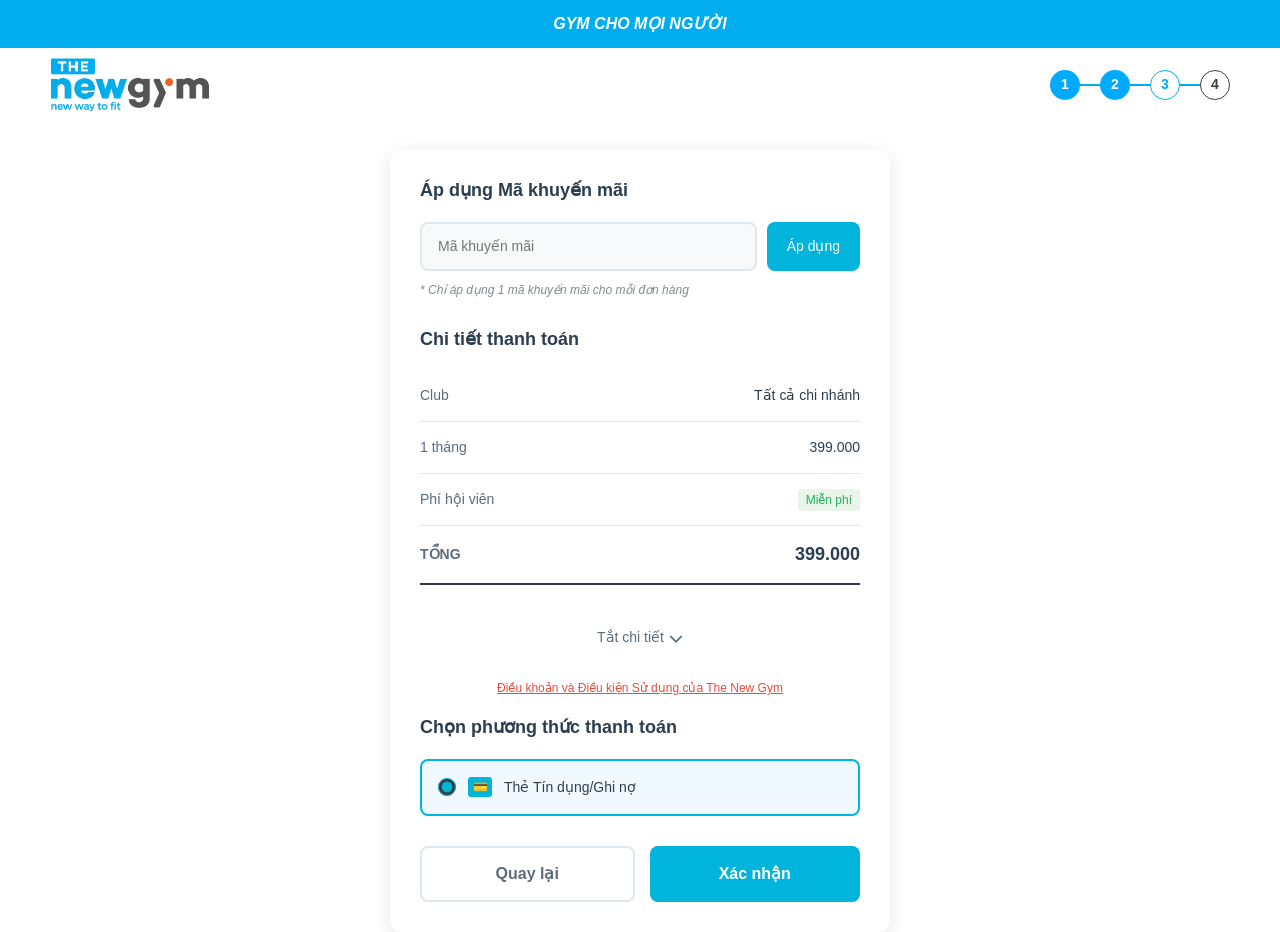
<file: presentation/confirm.html>
<!DOCTYPE html>
<html lang="en">
<head>
    <meta charset="UTF-8">
    <meta name="viewport" content="width=device-width, initial-scale=1.0">
    <link rel="icon" href="../assets/images/icon.jpg" type="image/x-icon">
    <title>The New Gym</title>
    <link rel="stylesheet" href="https://cdn.jsdelivr.net/npm/bootstrap@4.3.1/dist/css/bootstrap.min.css" integrity="sha384-ggOyR0iXCbMQv3Xipma34MD+dH/1fQ784/j6cY/iJTQUOhcWr7x9JvoRxT2MZw1T" crossorigin="anonymous">
    <link rel="stylesheet" href="../assets/css/main.css">
    <link rel="stylesheet" href="../assets/css/second.css">
    <link rel="stylesheet" href="../assets/css/confirm.css">
    <!-- font -->
    <link rel="preconnect" href="https://fonts.googleapis.com">
    <link rel="preconnect" href="https://fonts.gstatic.com" crossorigin>
    <link href="https://fonts.googleapis.com/css2?family=Montserrat:ital,wght@0,100..900;1,100..900&display=swap" rel="stylesheet">
    <!-- icon -->
    <link rel="stylesheet" href="https://cdnjs.cloudflare.com/ajax/libs/font-awesome/6.7.2/css/all.min.css">
</head>
<body>
    <!-- Header -->
    <div class="containerNav">
        <div class="containerNav-banner">
            <ul class="containerNav-banner__list">
                <li class="containerNav-banner__list-item">GYM CHO MỌI NGƯỜI</li>
            </ul>
        </div>

        <div class="containerNav__navbar">
            <div class="containerNav__navbar-logo">
                <a href="../index.html">
                    <img src="../assets/images/logo.jpg" alt="Logo" class="containerNav__navbar-logo-img">
                </a>
            </div>

            <span class="containerNav__navbar-menu-list-item">
                <div class="steps-container">
                    <div class="step pass">1</div>
                    <div class="line active"></div>
                    <div class="step pass">2</div>
                    <div class="line active"></div>
                    <div class="step active">3</div>
                    <div class="line active"></div>
                    <div class="step">4</div>
                </div>
            </span>
        </div>
    </div>

    <!-- Main -->
    <div class="form-container">
        <div class="form-content">
            <div class="promo-section">
                <h3 class="section-title">Áp dụng Mã khuyến mãi</h3>
                <div class="promo-input-container">
                    <input type="text" class="promo-input" placeholder="Mã khuyến mãi" id="promoCode">
                    <button class="apply-btn" onclick="applyPromo()">Áp dụng</button>
                </div>
                <p class="promo-note">* Chỉ áp dụng 1 mã khuyến mãi cho mỗi đơn hàng</p>
            </div>

            <div class="payment-section">
                <h3 class="section-title">Chi tiết thanh toán</h3>
                
                <div class="payment-row">
                    <span class="payment-label">Club</span>
                    <span class="payment-value">Tất cả chi nhánh</span>
                </div>
                
                <div class="payment-row">
                    <span class="payment-label">1 tháng</span>
                    <span class="payment-value">399.000</span>
                </div>
                
                <div class="payment-row">
                    <span class="payment-label">Phí hội viên</span>
                    <span class="payment-value">
                        <span class="free-badge">Miễn phí</span>
                    </span>
                </div>
                
                <div class="payment-row">
                    <span class="payment-label">TỔNG</span>
                    <span class="payment-value total-amount">399.000</span>
                </div>
            </div>

            <button class="collapse-btn" onclick="toggleDetails()">
                <span>Tắt chi tiết</span>
                <span class="collapse-icon">
                    <i class="fas fa-chevron-up"></i>
                </span>
            </button>

            <p class="terms-text">
                <a href="./contact.html" class="terms-link">Điều khoản và Điều kiện Sử dụng của The New Gym</a>
            </p>

            <div class="payment-method-section">
                <h3 class="section-title">Chọn phương thức thanh toán</h3>
                
                <label class="payment-method">
                    <input type="radio" name="paymentMethod" value="card" checked>
                    <div class="payment-method-icon">💳</div>
                    <span class="payment-method-text">Thẻ Tín dụng/Ghi nợ</span>
                </label>
            </div>

            <div class="action-buttons">
                <button class="btn btn-secondary" onclick="goBack()">Quay lại</button>
                <button class="btn btn-primary" onclick="confirmPayment()">Xác nhận</button>
            </div>
        </div>
    </div>

    <script>
        function applyPromo() {
            const promoCode = document.getElementById('promoCode').value;
            if (promoCode.trim() === '') {
                alert('Vui lòng nhập mã khuyến mãi');
                return;
            }
            
            alert('Đã áp dụng mã khuyến mãi: ' + promoCode);
        }

        function toggleDetails() {
            const button = document.querySelector('.collapse-btn');
            const icon = document.querySelector('.collapse-icon');
            const paymentSection = document.querySelector('.payment-section');
            
            if (paymentSection.style.display === 'none') {
                paymentSection.style.display = 'block';
                button.innerHTML = '<span>Tắt chi tiết</span><span class="collapse-icon"><i class="fas fa-chevron-up"></i></span>';
            } else {
                paymentSection.style.display = 'none';
                button.innerHTML = '<span>Hiển thị chi tiết</span><span class="collapse-icon"><i class="fas fa-chevron-down"></i></span>';
            }
        }

        function goBack() {
            if (window.history.length > 1) {
                window.location = "./phone.html";
            } else {
                alert('Quay lại trang trước');
            }
        }

        function confirmPayment() {
            const paymentMethod = document.querySelector('input[name="paymentMethod"]:checked');
            if (!paymentMethod) {
                alert('Vui lòng chọn phương thức thanh toán');
                return;
            }
            
            alert('Đang xử lý thanh toán...');
            
            setTimeout(() => {
                alert('Thanh toán thành công!');
                window.location = "./order.html";
            }, 2000);
        }

        document.addEventListener('DOMContentLoaded', function() {
            const inputs = document.querySelectorAll('input');
            inputs.forEach(input => {
                input.addEventListener('focus', function() {
                    this.parentElement.style.transform = 'scale(1.02)';
                });
                
                input.addEventListener('blur', function() {
                    this.parentElement.style.transform = 'scale(1)';
                });
            });
        });
    </script>
</body>
</html>
</file>
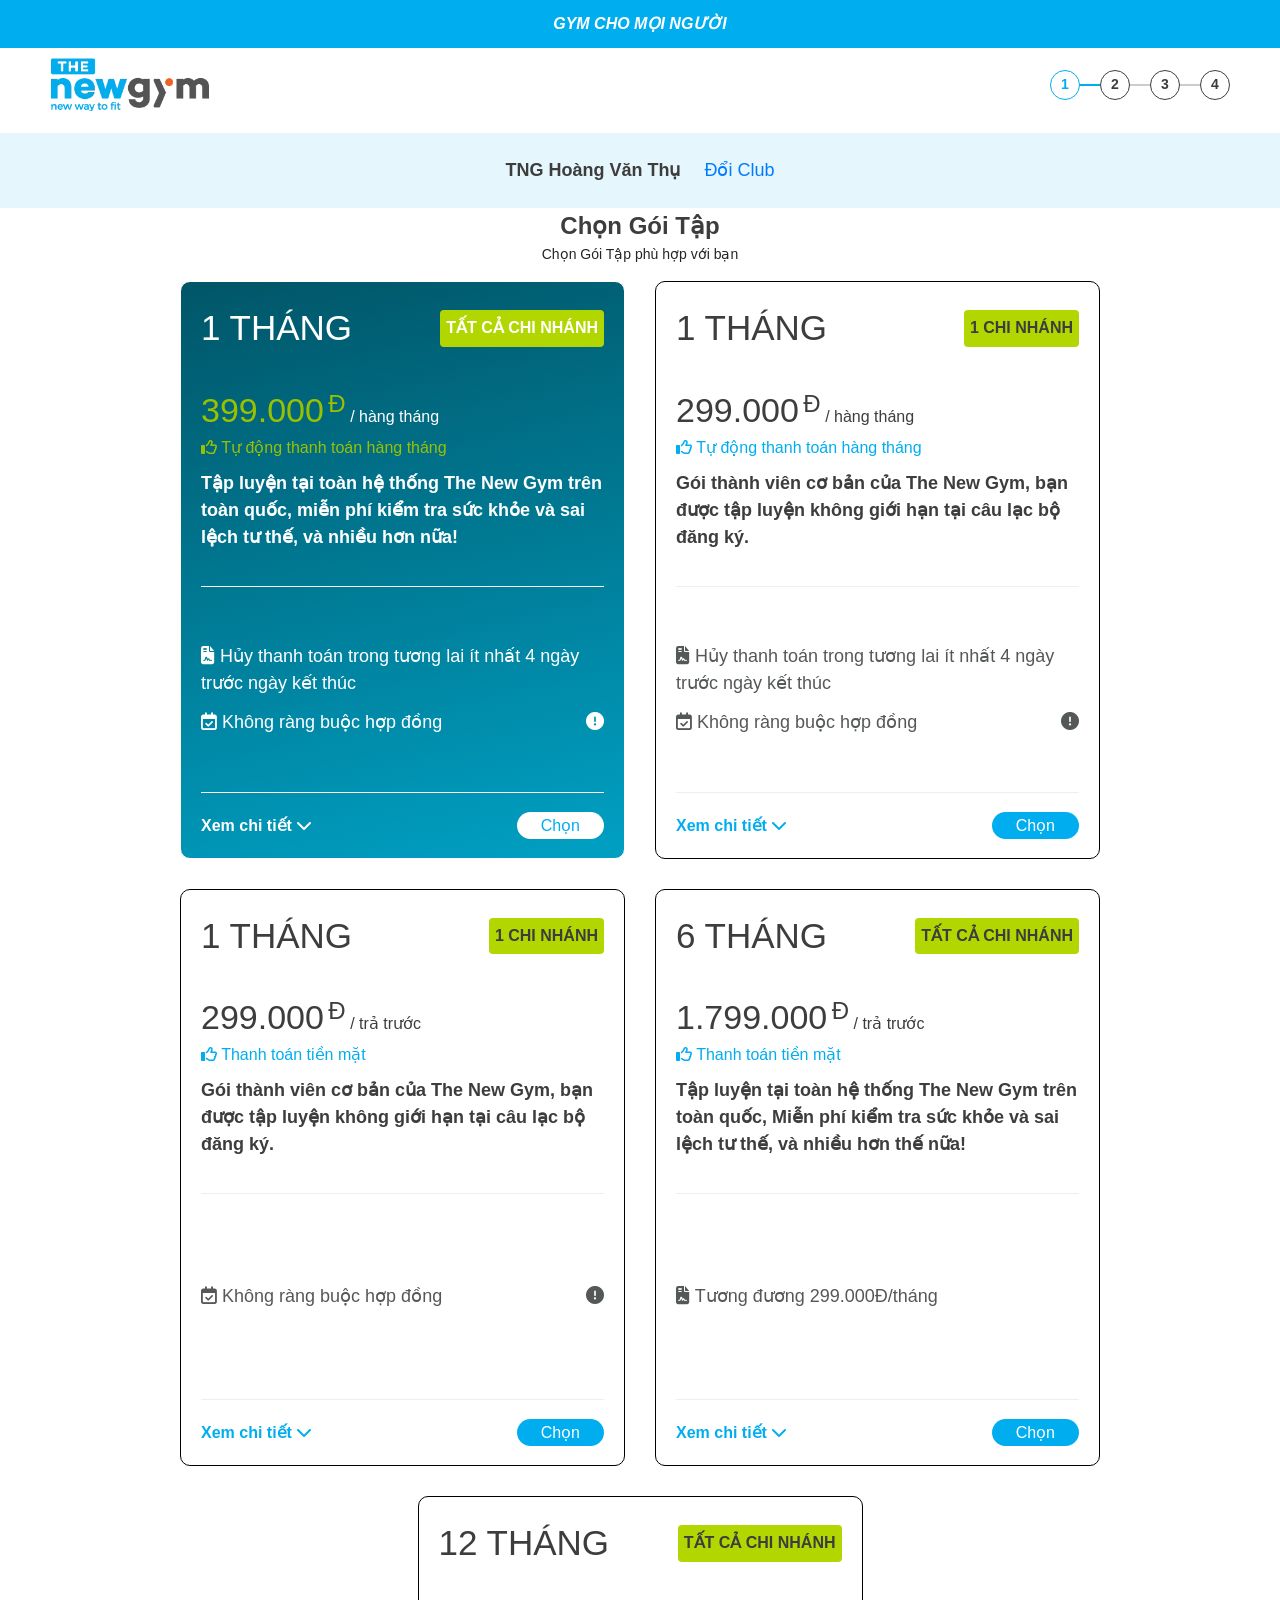
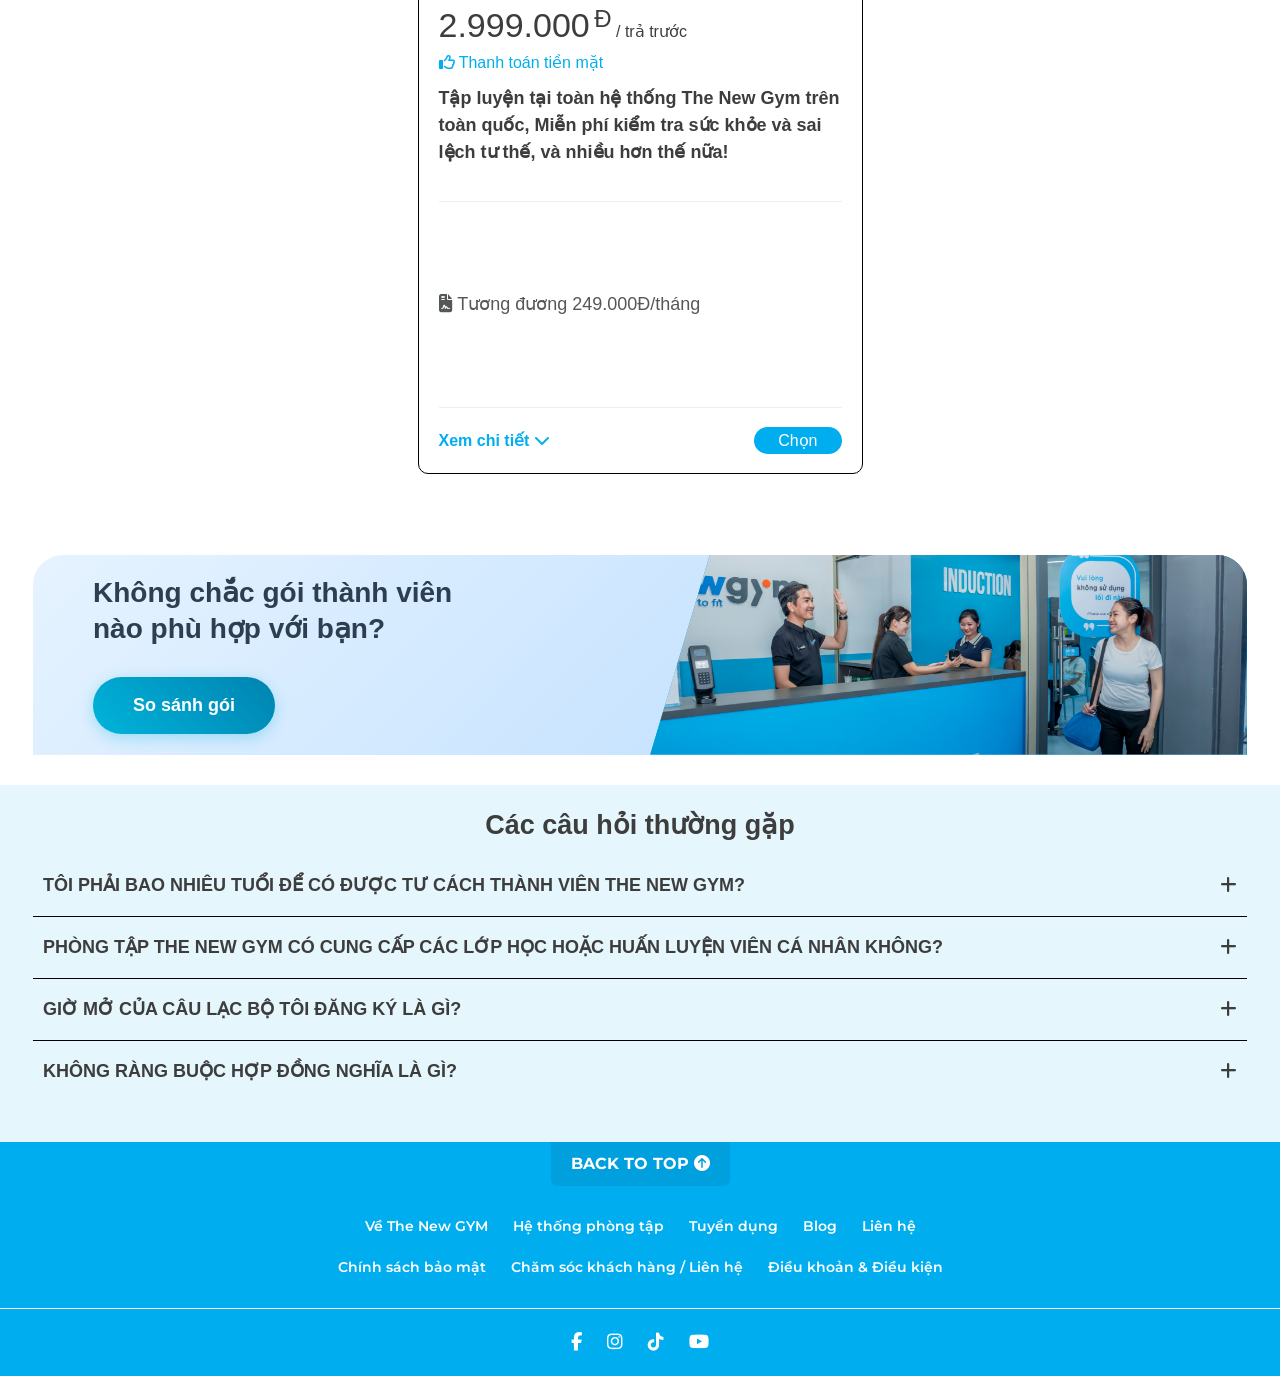
<file: presentation/item.html>
<!DOCTYPE html>
<html lang="en">
<head>
    <meta charset="UTF-8">
    <meta name="viewport" content="width=device-width, initial-scale=1.0">
    <link rel="icon" href="../assets/images/icon.jpg" type="image/x-icon">
    <title>The New Gym</title>
    <link rel="stylesheet" href="https://cdn.jsdelivr.net/npm/bootstrap@4.3.1/dist/css/bootstrap.min.css" integrity="sha384-ggOyR0iXCbMQv3Xipma34MD+dH/1fQ784/j6cY/iJTQUOhcWr7x9JvoRxT2MZw1T" crossorigin="anonymous">
    <link rel="stylesheet" href="../assets/css/main.css">
    <link rel="stylesheet" href="../assets/css/second.css">
    <link rel="stylesheet" href="../assets/css/item.css">
    <!-- font -->
    <link rel="preconnect" href="https://fonts.googleapis.com">
    <link rel="preconnect" href="https://fonts.gstatic.com" crossorigin>
    <link href="https://fonts.googleapis.com/css2?family=Montserrat:ital,wght@0,100..900;1,100..900&display=swap" rel="stylesheet">
    <!-- icon -->
    <link rel="stylesheet" href="https://cdnjs.cloudflare.com/ajax/libs/font-awesome/6.7.2/css/all.min.css">
</head>
<body>
    <!-- Header -->
    <div class="containerNav">
        <div class="containerNav-banner">
            <ul class="containerNav-banner__list">
                <li class="containerNav-banner__list-item">GYM CHO MỌI NGƯỜI</li>
            </ul>
        </div>

        <div class="containerNav__navbar">
            <div class="containerNav__navbar-logo">
                <a href="../index.html">
                    <img src="../assets/images/logo.jpg" alt="Logo" class="containerNav__navbar-logo-img">
                </a>
            </div>

            <span class="containerNav__navbar-menu-list-item">
                <div class="steps-container">
                    <div class="step active">1</div>
                    <div class="line active"></div>
                    <div class="step">2</div>
                    <div class="line"></div>
                    <div class="step">3</div>
                    <div class="line"></div>
                    <div class="step">4</div>
                </div>
            </span>
        </div>
    </div>

    <!-- Main -->
    <div class="containerNewGym">
        <div class="containerFirst">
            <div class="containerFirst__head">
                <span>TNG Hoàng Văn Thụ</span>
                <a href="./join.html">Đổi Club</a>
            </div>

            <div class="containerFirst__content">
                <span>Chọn Gói Tập</span>
                <p>Chọn Gói Tập phù hợp với bạn</p>
            </div>
        </div>

        <div class="containerSecond">
            <div class="containerSecond-content__package row">
                <div class="col-lg-6 col-md-6 col-sm-12">
                    <div class="containerSecond-content__package-item">
                        <div class="containerSecond-content__package-item-head">
                            <span class="containerSecond-content__package-item-head-title">1 THÁNG</span>
                            <p class="containerSecond-content__package-item-head-des">TẤT CẢ CHI NHÁNH</p>
                        </div>
    
                        <div class="containerSecond-content__package-item-body">
                            <div class="containerSecond-content__package-item-body-price">
                                <span class="containerSecond-content__package-item-body-price-number">399.000</span>
                                <span class="containerSecond-content__package-item-body-price-unit">Đ</span>
                                <span class="containerSecond-content__package-item-body-price-month">/ hàng tháng</span>
                            </div>

                            <div class="containerSecond-content__package-item-body-renew">
                                <i class="far fa-thumbs-up"></i>
                                <span>
                                    Tự động thanh toán hàng tháng
                                </span>
                            </div>

                            <div class="containerSecond-content__package-item-body-p">
                                <p>Tập luyện tại toàn hệ thống The New Gym trên toàn quốc, miễn phí kiểm tra sức khỏe và sai lệch tư thế, và nhiều hơn nữa!</p>
                            </div>
    
                            <div class="containerSecond-content__package-item-body-des">
                                <div class="containerSecond-content__package-item-body-des-item">
                                    <span>
                                        <i class="fas fa-file-contract"></i>
                                        Hủy thanh toán trong tương lai ít nhất 4 ngày trước ngày kết thúc
                                    </span>
                                </div>

                                <div class="containerSecond-content__package-item-body-des-item">
                                    <span>
                                        <i class="far fa-calendar-check"></i>
                                        Không ràng buộc hợp đồng
                                    </span>

                                    <span class="containerSecond-content__package-item-body-des-item-hover">
                                        <i class="fas fa-exclamation-circle"></i>
                                    </span>
                                </div>
                            </div>

                            <div class="containerSecond-content__package-item-body-hid">
                                <div class="containerSecond-content__package-item-body-hid-head">
                                    <span>Quyền lợi hội viên</span>
                                </div>

                                <div class="containerSecond-content__package-item-body-hid-item">
                                    <i class="fas fa-home"></i>
                                    <span>Sử dụng tất cả các phòng tập thuộc hệ thống The New Gym trên toàn quốc</span>
                                </div>

                                <div class="containerSecond-content__package-item-body-hid-item">
                                    <i class="far fa-plus-square"></i>
                                    <span>Miễn phí tham gia các lớp học hướng dẫn sử dụng máy, Yoga và các bộ môn tập luyện theo nhóm cùng hướng dẫn viên chuyên nghiệp.</span>
                                </div>

                                <div class="containerSecond-content__package-item-body-hid-item">
                                    <i class="fas fa-tint"></i>
                                    <span>Miễn phí tiện ích: Wifi, nước uống nóng/lạnh, Bãi đậu xe máy</span>
                                </div>

                                <div class="containerSecond-content__package-item-body-hid-item">
                                    <i class="fas fa-user-graduate"></i>
                                    <span>Tặng 2 buổi tập cùng Huấn luyện viên Cá nhân trong 14 ngày đầu tiên</span>
                                </div>

                                <div class="containerSecond-content__package-item-body-hid-item">
                                    <i class="fas fa-running"></i>
                                    <span>Miễn phí đo chỉ số sức khỏe và kiểm tra sai lệch tư thế</span>
                                </div>
                            </div>
                        </div>
    
                        <div class="containerSecond-content__package-item-footer">
                            <span class="toggleDes containerSecond-content__package-item-footer-detail">
                                Xem chi tiết
                                <i class="toggleIcon fas fa-chevron-down"></i>
                            </span>
    
                            <span class="containerSecond-content__package-item-footer-btn">
                                <a class="btnPrimary normal" href="./phone.html">
                                    Chọn
                                </a>
                            </span>
                        </div>
                    </div>
                </div>

                <div class="col-lg-6 col-md-6 col-sm-12">
                    <div class="containerSecond-content__package-item normal">
                        <div class="containerSecond-content__package-item-head">
                            <span class="containerSecond-content__package-item-head-title">1 THÁNG</span>
                            <p class="containerSecond-content__package-item-head-des normal">1 CHI NHÁNH</p>
                        </div>
    
                        <div class="containerSecond-content__package-item-body">
                            <div class="containerSecond-content__package-item-body-price">
                                <span class="containerSecond-content__package-item-body-price-number normal">299.000</span>
                                <span class="containerSecond-content__package-item-body-price-unit normal">Đ</span>
                                <span class="containerSecond-content__package-item-body-price-month">/ hàng tháng</span>
                            </div>

                            <div class="containerSecond-content__package-item-body-renew normal">
                                <i class="far fa-thumbs-up"></i>
                                <span>
                                    Tự động thanh toán hàng tháng
                                </span>
                            </div>

                            <div class="containerSecond-content__package-item-body-p">
                                <p>Gói thành viên cơ bản của The New Gym, bạn được tập luyện không giới hạn tại câu lạc bộ đăng ký.</p>
                            </div>
    
                            <div class="containerSecond-content__package-item-body-des normal">
                                <div class="containerSecond-content__package-item-body-des-item">
                                    <span>
                                        <i class="fas fa-file-contract"></i>
                                        Hủy thanh toán trong tương lai ít nhất 4 ngày trước ngày kết thúc
                                    </span>
                                </div>

                                <div class="containerSecond-content__package-item-body-des-item">
                                    <span>
                                        <i class="far fa-calendar-check"></i>
                                        Không ràng buộc hợp đồng
                                    </span>

                                    <span class="containerSecond-content__package-item-body-des-item-hover">
                                        <i class="fas fa-exclamation-circle"></i>
                                    </span>
                                </div>
                            </div>

                            <div class="containerSecond-content__package-item-body-hid normal">
                                <div class="containerSecond-content__package-item-body-hid-head">
                                    <span>Quyền lợi hội viên</span>
                                </div>

                                <div class="containerSecond-content__package-item-body-hid-item">
                                    <i class="fas fa-home"></i>
                                    <span>Tập luyện không giới hạn tại CLB đăng ký</span>
                                </div>

                                <div class="containerSecond-content__package-item-body-hid-item">
                                    <i class="far fa-plus-square"></i>
                                    <span>Miễn phí tham gia các lớp học hướng dẫn sử dụng máy, Yoga và các bộ môn tập luyện theo nhóm cùng hướng dẫn viên chuyên nghiệp.</span>
                                </div>

                                <div class="containerSecond-content__package-item-body-hid-item">
                                    <i class="fas fa-tint"></i>
                                    <span>Miễn phí tiện ích: Wifi, nước uống nóng/lạnh, Bãi đậu xe máy</span>
                                </div>

                                <div class="containerSecond-content__package-item-body-hid-item">
                                    <i class="fas fa-mobile-alt"></i>
                                    <span>Quản lý gói tập trên ứng dụng</span>
                                </div>
                            </div>
                        </div>
    
                        <div class="containerSecond-content__package-item-footer">
                            <span class="toggleDes containerSecond-content__package-item-footer-detail normal">
                                Xem chi tiết
                                <i class="toggleIcon fas fa-chevron-down"></i>
                            </span>
    
                            <span class="containerSecond-content__package-item-footer-btn">
                                <a class="btnPrimary" href="../presentation/join.html">
                                    Chọn
                                </a>
                            </span>
                        </div>
                    </div>
                </div>

                <div class="col-lg-6 col-md-6 col-sm-12">
                    <div class="containerSecond-content__package-item normal">
                        <div class="containerSecond-content__package-item-head">
                            <span class="containerSecond-content__package-item-head-title">1 THÁNG</span>
                            <p class="containerSecond-content__package-item-head-des normal">1 CHI NHÁNH</p>
                        </div>
    
                        <div class="containerSecond-content__package-item-body">
                            <div class="containerSecond-content__package-item-body-price">
                                <span class="containerSecond-content__package-item-body-price-number normal">299.000</span>
                                <span class="containerSecond-content__package-item-body-price-unit normal">Đ</span>
                                <span class="containerSecond-content__package-item-body-price-month">/ trả trước</span>
                            </div>

                            <div class="containerSecond-content__package-item-body-renew normal">
                                <i class="far fa-thumbs-up"></i>
                                <span>
                                    Thanh toán tiền mặt
                                </span>
                            </div>

                            <div class="containerSecond-content__package-item-body-p">
                                <p>Gói thành viên cơ bản của The New Gym, bạn được tập luyện không giới hạn tại câu lạc bộ đăng ký.</p>
                            </div>
    
                            <div class="containerSecond-content__package-item-body-des normal oneBen">
                                <div class="containerSecond-content__package-item-body-des-item">
                                    <span>
                                        <i class="far fa-calendar-check"></i>
                                        Không ràng buộc hợp đồng
                                    </span>

                                    <span class="containerSecond-content__package-item-body-des-item-hover">
                                        <i class="fas fa-exclamation-circle"></i>
                                    </span>
                                </div>
                            </div>

                            <div class="containerSecond-content__package-item-body-hid normal">
                                <div class="containerSecond-content__package-item-body-hid-head">
                                    <span>Quyền lợi hội viên</span>
                                </div>

                                <div class="containerSecond-content__package-item-body-hid-item">
                                    <i class="fas fa-home"></i>
                                    <span>Tập luyện không giới hạn tại CLB đăng ký</span>
                                </div>

                                <div class="containerSecond-content__package-item-body-hid-item">
                                    <i class="far fa-plus-square"></i>
                                    <span>Miễn phí tham gia các lớp học hướng dẫn sử dụng máy, Yoga và các bộ môn tập luyện theo nhóm cùng hướng dẫn viên chuyên nghiệp.</span>
                                </div>

                                <div class="containerSecond-content__package-item-body-hid-item">
                                    <i class="fas fa-tint"></i>
                                    <span>Miễn phí tiện ích: Wifi, nước uống nóng/lạnh, Bãi đậu xe máy</span>
                                </div>

                                <div class="containerSecond-content__package-item-body-hid-item">
                                    <i class="fas fa-mobile-alt"></i>
                                    <span>Quản lý gói tập trên ứng dụng</span>
                                </div>
                            </div>
                        </div>
    
                        <div class="containerSecond-content__package-item-footer">
                            <span class="toggleDes containerSecond-content__package-item-footer-detail normal">
                                Xem chi tiết
                                <i class="toggleIcon fas fa-chevron-down"></i>
                            </span>
    
                            <span class="containerSecond-content__package-item-footer-btn">
                                <a class="btnPrimary" href="../presentation/join.html">
                                    Chọn
                                </a>
                            </span>
                        </div>
                    </div>
                </div>

                <div class="col-lg-6 col-md-6 col-sm-12">
                    <div class="containerSecond-content__package-item normal">
                        <div class="containerSecond-content__package-item-head">
                            <span class="containerSecond-content__package-item-head-title">6 THÁNG</span>
                            <p class="containerSecond-content__package-item-head-des normal">TẤT CẢ CHI NHÁNH</p>
                        </div>
    
                        <div class="containerSecond-content__package-item-body">
                            <div class="containerSecond-content__package-item-body-price">
                                <span class="containerSecond-content__package-item-body-price-number normal">1.799.000</span>
                                <span class="containerSecond-content__package-item-body-price-unit normal">Đ</span>
                                <span class="containerSecond-content__package-item-body-price-month">/ trả trước</span>
                            </div>

                            <div class="containerSecond-content__package-item-body-renew normal">
                                <i class="far fa-thumbs-up"></i>
                                <span>
                                    Thanh toán tiền mặt
                                </span>
                            </div>

                            <div class="containerSecond-content__package-item-body-p">
                                <p>Tập luyện tại toàn hệ thống The New Gym trên toàn quốc, Miễn phí kiểm tra sức khỏe và sai lệch tư thế, và nhiều hơn thế nữa!</p>
                            </div>
    
                            <div class="containerSecond-content__package-item-body-des normal oneBen">
                                <div class="containerSecond-content__package-item-body-des-item">
                                    <span>
                                        <i class="fas fa-file-contract"></i>
                                        Tương đương 299.000Đ/tháng
                                    </span>
                                </div>
                            </div>

                            <div class="containerSecond-content__package-item-body-hid normal">
                                <div class="containerSecond-content__package-item-body-hid-head">
                                    <span>Quyền lợi hội viên</span>
                                </div>

                                <div class="containerSecond-content__package-item-body-hid-item">
                                    <i class="fas fa-home"></i>
                                    <span>Sử dụng tất cả các phòng tập thuộc hệ thống The New Gym trên toàn quốc</span>
                                </div>

                                <div class="containerSecond-content__package-item-body-hid-item">
                                    <i class="far fa-plus-square"></i>
                                    <span>Miễn phí tham gia các lớp học hướng dẫn sử dụng máy, Yoga và các bộ môn tập luyện theo nhóm cùng hướng dẫn viên chuyên nghiệp.</span>
                                </div>

                                <div class="containerSecond-content__package-item-body-hid-item">
                                    <i class="fas fa-tint"></i>
                                    <span>Miễn phí tiện ích: Wifi, nước uống nóng/lạnh, Bãi đậu xe máy</span>
                                </div>

                                <div class="containerSecond-content__package-item-body-hid-item">
                                    <i class="fas fa-user-graduate"></i>
                                    <span>Tặng 2 buổi tập cùng Huấn luyện viên Cá nhân trong 14 ngày đầu tiên</span>
                                </div>

                                <div class="containerSecond-content__package-item-body-hid-item">
                                    <i class="fas fa-running"></i>
                                    <span>Miễn phí đo chỉ số sức khỏe và kiểm tra sai lệch tư thế</span>
                                </div>
                            </div>
                        </div>
    
                        <div class="containerSecond-content__package-item-footer">
                            <span class="toggleDes containerSecond-content__package-item-footer-detail normal">
                                Xem chi tiết
                                <i class="toggleIcon fas fa-chevron-down"></i>
                            </span>
    
                            <span class="containerSecond-content__package-item-footer-btn">
                                <a class="btnPrimary" href="../presentation/join.html">
                                    Chọn
                                </a>
                            </span>
                        </div>
                    </div>
                </div>

                <div class="col-lg-6 col-md-6 col-sm-12">
                    <div class="containerSecond-content__package-item normal">
                        <div class="containerSecond-content__package-item-head">
                            <span class="containerSecond-content__package-item-head-title">12 THÁNG</span>
                            <p class="containerSecond-content__package-item-head-des normal">TẤT CẢ CHI NHÁNH</p>
                        </div>
    
                        <div class="containerSecond-content__package-item-body">
                            <div class="containerSecond-content__package-item-body-price">
                                <span class="containerSecond-content__package-item-body-price-number normal">2.999.000</span>
                                <span class="containerSecond-content__package-item-body-price-unit normal">Đ</span>
                                <span class="containerSecond-content__package-item-body-price-month">/ trả trước</span>
                            </div>

                            <div class="containerSecond-content__package-item-body-renew normal">
                                <i class="far fa-thumbs-up"></i>
                                <span>
                                    Thanh toán tiền mặt
                                </span>
                            </div>

                            <div class="containerSecond-content__package-item-body-p">
                                <p>Tập luyện tại toàn hệ thống The New Gym trên toàn quốc, Miễn phí kiểm tra sức khỏe và sai lệch tư thế, và nhiều hơn thế nữa!</p>
                            </div>
    
                            <div class="containerSecond-content__package-item-body-des normal oneBen">
                                <div class="containerSecond-content__package-item-body-des-item">
                                    <span>
                                        <i class="fas fa-file-contract"></i>
                                        Tương đương 249.000Đ/tháng
                                    </span>
                                </div>
                            </div>

                            <div class="containerSecond-content__package-item-body-hid normal">
                                <div class="containerSecond-content__package-item-body-hid-head">
                                    <span>Quyền lợi hội viên</span>
                                </div>

                                <div class="containerSecond-content__package-item-body-hid-item">
                                    <i class="fas fa-home"></i>
                                    <span>Sử dụng tất cả các phòng tập thuộc hệ thống The New Gym trên toàn quốc</span>
                                </div>

                                <div class="containerSecond-content__package-item-body-hid-item">
                                    <i class="far fa-plus-square"></i>
                                    <span>Miễn phí tham gia các lớp học hướng dẫn sử dụng máy, Yoga và các bộ môn tập luyện theo nhóm cùng hướng dẫn viên chuyên nghiệp.</span>
                                </div>

                                <div class="containerSecond-content__package-item-body-hid-item">
                                    <i class="fas fa-tint"></i>
                                    <span>Miễn phí tiện ích: Wifi, nước uống nóng/lạnh, Bãi đậu xe máy</span>
                                </div>

                                <div class="containerSecond-content__package-item-body-hid-item">
                                    <i class="fas fa-user-graduate"></i>
                                    <span>Tặng 2 buổi tập cùng Huấn luyện viên Cá nhân trong 14 ngày đầu tiên</span>
                                </div>

                                <div class="containerSecond-content__package-item-body-hid-item">
                                    <i class="fas fa-running"></i>
                                    <span>Miễn phí đo chỉ số sức khỏe và kiểm tra sai lệch tư thế</span>
                                </div>
                            </div>
                        </div>
    
                        <div class="containerSecond-content__package-item-footer">
                            <span class="toggleDes containerSecond-content__package-item-footer-detail normal">
                                Xem chi tiết
                                <i class="toggleIcon fas fa-chevron-down"></i>
                            </span>
    
                            <span class="containerSecond-content__package-item-footer-btn">
                                <a class="btnPrimary" href="../presentation/join.html">
                                    Chọn
                                </a>
                            </span>
                        </div>
                    </div>
                </div>
            </div>
        </div>

        <div class="banner">
            <div class="left-section">
                <h2 class="question-text">Không chắc gói thành viên nào phù hợp với bạn?</h2>
                <a href="#" class="cta-button">So sánh gói</a>
            </div>
            
            <div class="right-section">
                <div class="gym-scene">
                </div>
            </div>
        </div>
        
        <div class="containerThird">

            <div class="containerThird__title">
                <span>Các câu hỏi thường gặp</span>
            </div>

            <div class="containerThird__content">
                <div class="containerThird__item">
                    <div class="containerThird__item-head">
                        <span>Tôi phải bao nhiêu tuổi để có được tư cách thành viên The New Gym?</span>
                        <div class="containerThird__item-head-icon-plus">
                            <i class="fas fa-plus"></i>
                        </div>
                        <div class="containerThird__item-head-icon-minus">
                            <i class="fas fa-minus"></i>
                        </div>
                    </div>
                    
                    <div class="containerThird__policy"> 
                        <p>Bạn có thể tham gia The New Gym nếu bạn từ 15 tuổi trở lên. Hội viên dưới 15 tuổi khi tham gia tập luyện cần phải đăng ký hướng dẫn tập luyện với HLV cá nhân The New Gym.</p>
                    </div>
                </div>

                <div class="containerThird__item">
                    <div class="containerThird__item-head">
                        <span>Phòng tập The New Gym có cung cấp các lớp học hoặc huấn luyện viên cá nhân không?</span>
                        <div class="containerThird__item-head-icon-plus">
                            <i class="fas fa-plus"></i>
                        </div>
                        <div class="containerThird__item-head-icon-minus">
                            <i class="fas fa-minus"></i>
                        </div>
                    </div>
                    
                    <div class="containerThird__policy"> 
                        <p>Có, The New Gym thường xuyên tổ chức các lớp học hướng dẫn sử dụng máy cho người mới bắt đầu, lớp học Yoga và các bộ môn tập luyện theo nhóm. The New Gym còn cung cấp dịch vụ huấn luyện viên cá nhân chuyên nghiệp. Vui lòng tham khảo câu lạc bộ đăng ký của bạn để biết thêm thông tin chi tiết.</p>
                    </div>
                </div>

                <div class="containerThird__item">
                    <div class="containerThird__item-head">
                        <span>Giờ mở của câu lạc bộ tôi đăng ký là gì?</span>
                        <div class="containerThird__item-head-icon-plus">
                            <i class="fas fa-plus"></i>
                        </div>
                        <div class="containerThird__item-head-icon-minus">
                            <i class="fas fa-minus"></i>
                        </div>
                    </div>
                    
                    <div class="containerThird__policy"> 
                        <p>Vui lòng truy cập vào mục ‘Tìm Club’ và nhấp vào ‘Thông tin Club’ để xem chi thiết thông tin của câu lạc bộ, bao gồm giờ mở cửa, lịch lớp học và nhiều thông tin khác.</p>
                    </div>
                </div>

                <div class="containerThird__item">
                    <div class="containerThird__item-head">
                        <span>Không ràng buộc hợp đồng nghĩa là gì?</span>
                        <div class="containerThird__item-head-icon-plus">
                            <i class="fas fa-plus"></i>
                        </div>
                        <div class="containerThird__item-head-icon-minus">
                            <i class="fas fa-minus"></i>
                        </div>
                    </div>
                    
                    <div class="containerThird__policy"> 
                        <p>Thời gian ràng buộc hợp đồng là số tháng bạn phải thanh toán trước cho phòng gym bạn đăng ký. Thông thường thời hạn gói tập ở các phòng gym khác sẽ lớn hơn 12 tháng và bạn phải trả trước cho những hợp đồng này. Không ràng buộc hợp đồng ở The New Gym có nghĩa là bạn chỉ cần thanh toán gói tập hàng tháng và có thể hủy bất cứ lúc nào mà không phát sinh thêm bất kỳ khoản phí nào khác.</p>
                    </div>
                </div>
            </div>
        </div>
    </div>

    <!-- Footer -->
    <footer>
        <div class="containerFooter">
            <div id="backToTop" class="containerFooter__up">
                BACK TO TOP <i class="fas fa-arrow-circle-up"></i>
            </div>


            <div class="containerFooter__info">
                <div class="containerFooter__info-about">
                    <a href="./about.html" class="containerFooter__info-about-item">Về The New GYM</a>
                    <a href="./room.html" class="containerFooter__info-about-item">Hệ thống phòng tập</a>
                    <a href="#" class="containerFooter__info-about-item">Tuyển dụng</a>
                    <a href="./blog.html" class="containerFooter__info-about-item">Blog</a>
                    <a href="./contact.html" class="containerFooter__info-about-item">Liên hệ</a>
                </div>

                <div class="containerFooter__info-policy">
                    <a href="#" class="containerFooter__info-policy-item">Chính sách bảo mật</a>
                    <a href="#" class="containerFooter__info-about-item">Chăm sóc khách hàng / Liên hệ</a>
                    <a href="#" class="containerFooter__info-about-item">Điều khoản & Điều kiện</a>
                </div>
            </div>

            <div class="containerFooter__social">
                <div class="containerFooter__social-list">
                    <a href="#" class="containerFooter__social-item"><i class="fab fa-facebook-f"></i></a>
                    <a href="#" class="containerFooter__social-item"><i class="fab fa-instagram"></i></a>
                    <a href="#" class="containerFooter__social-item"><i class="fab fa-tiktok"></i></a>
                    <a href="#" class="containerFooter__social-item"><i class="fab fa-youtube"></i></a>
                </div>
            </div>
    </footer>

    <script>
        document.getElementById("backToTop").addEventListener("click", function () {
        let scrollStep = -window.scrollY / 50;
        let scrollInterval = setInterval(function () {
                if (window.scrollY != 0) {
                    window.scrollBy(0, scrollStep);
                } else {
                    clearInterval(scrollInterval);
                }
            }, 10);
        });

        const btnSH = document.querySelector('#toggleDes');
        const desBenefit = document.querySelector('.containerSecond-content__package-item-body-hid');
         document.querySelectorAll('.toggleDes').forEach(btnSH => {
            btnSH.addEventListener('click', function () {
                const desBenefit = this.closest('.containerSecond-content__package-item')
                    .querySelector('.containerSecond-content__package-item-body-hid');
                const toggleIcon = this.querySelector('.toggleIcon');
                desBenefit.classList.toggle('active');
                if (desBenefit.classList.contains('active')) {
                    toggleIcon.classList.remove('fa-chevron-down');
                    toggleIcon.classList.add('fa-chevron-up');
                } else {
                    toggleIcon.classList.remove('fa-chevron-up');
                    toggleIcon.classList.add('fa-chevron-down');
                }
            });
        });

        document.addEventListener('DOMContentLoaded', () => {
        const items = document.querySelectorAll('.containerThird__item');

        items.forEach(item => {
            const head = item.querySelector('.containerThird__item-head');
            const policy = item.querySelector('.containerThird__policy');
            const iconPlus = item.querySelector('.containerThird__item-head-icon-plus');
            const iconMinus = item.querySelector('.containerThird__item-head-icon-minus');

                head.addEventListener('click', () => {
                    // Kiểm tra nếu policy của item này đang hiển thị
                    const isActive = policy.classList.contains('active');

                    // Đóng tất cả các policy và reset icon
                    items.forEach(otherItem => {
                        const otherPolicy = otherItem.querySelector('.containerThird__policy');
                        const otherIconPlus = otherItem.querySelector('.containerThird__item-head-icon-plus');
                        const otherIconMinus = otherItem.querySelector('.containerThird__item-head-icon-minus');

                        otherPolicy.classList.remove('active');
                        otherIconPlus.style.display = 'block';
                        otherIconMinus.style.display = 'none';
                    });

                    // Nếu policy chưa active, mở nó; nếu đang active, đóng lại (do đã đóng tất cả ở trên)
                    if (!isActive) {
                        policy.classList.add('active');
                        iconPlus.style.display = 'none';
                        iconMinus.style.display = 'block';
                    }
                });
            });
        });
    </script>
</body>
</html>
</file>
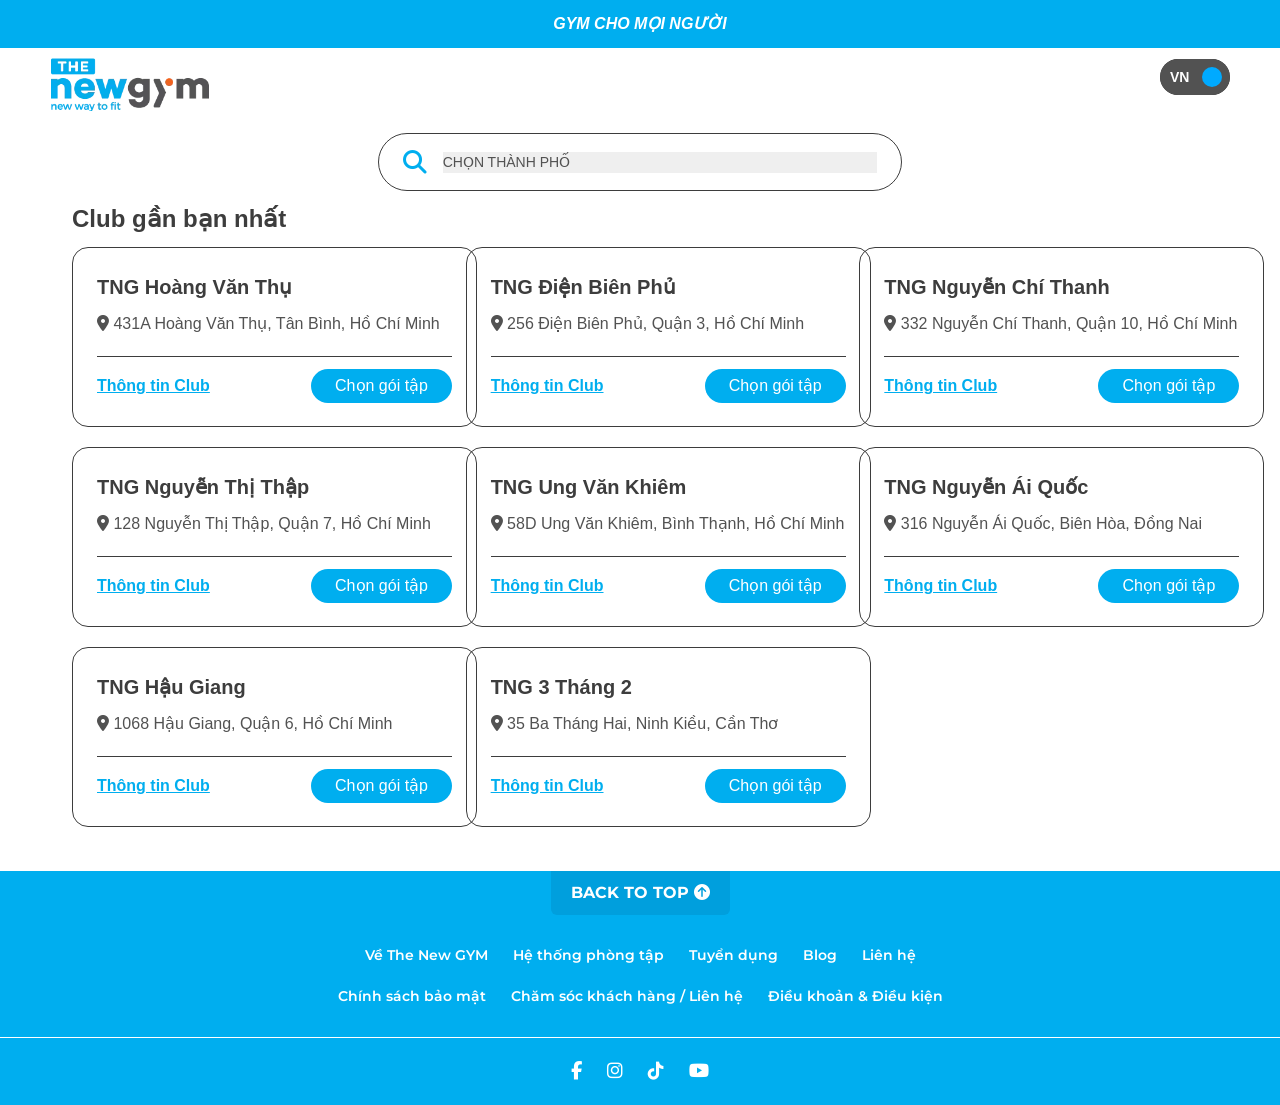
<file: presentation/join.html>
<!DOCTYPE html>
<html lang="en">
<head>
    <meta charset="UTF-8">
    <meta name="viewport" content="width=device-width, initial-scale=1.0">
    <link rel="icon" href="../assets/images/icon.jpg" type="image/x-icon">
    <title>The New Gym</title>
    <link rel="stylesheet" href="https://cdn.jsdelivr.net/npm/bootstrap@4.3.1/dist/css/bootstrap.min.css" integrity="sha384-ggOyR0iXCbMQv3Xipma34MD+dH/1fQ784/j6cY/iJTQUOhcWr7x9JvoRxT2MZw1T" crossorigin="anonymous">
    <link rel="stylesheet" href="../assets/css/main.css">
    <link rel="stylesheet" href="../assets/css/second.css">
    <link rel="stylesheet" href="../assets/css/join.css">
    <!-- font -->
    <link rel="preconnect" href="https://fonts.googleapis.com">
    <link rel="preconnect" href="https://fonts.gstatic.com" crossorigin>
    <link href="https://fonts.googleapis.com/css2?family=Montserrat:ital,wght@0,100..900;1,100..900&display=swap" rel="stylesheet">
    <!-- icon -->
    <link rel="stylesheet" href="https://cdnjs.cloudflare.com/ajax/libs/font-awesome/6.7.2/css/all.min.css">
</head>
<body>
    <!-- Header -->
    <div class="containerNav">
        <div class="containerNav-banner">
            <ul class="containerNav-banner__list">
                <li class="containerNav-banner__list-item">GYM CHO MỌI NGƯỜI</li>
            </ul>
        </div>

        <div class="containerNav__navbar">
            <div class="containerNav__navbar-logo">
                <a href="../index.html">
                    <img src="../assets/images/logo.jpg" alt="Logo" class="containerNav__navbar-logo-img">
                </a>
            </div>

            <span class="containerNav__navbar-menu-list-item">
                <label class="toggle-language">
                    <input type="checkbox">
                    <span class="slider"></span>
                </label>
            </span>
        </div>
    </div>

    <!-- Main -->
    <div class="containerNewGym">
        <div class="containerNewGym__menu">
            <i class="fas fa-search"></i>
            <select class="containerNewGym__menu-select">
                <option value="">chọn thành phố</option>
                <option value="">hồ chí minh</option>
                <option value="">đà nẵng</option>
                <option value="">cần thơ</option>
                <option value="">đồng nai</option>
            </select>
        </div>

        <div class="containerNewGym__content">
            <div class="containerNewGym__content-title">
                <span>Club gần bạn nhất</span>
            </div>

            <div class="containerNewGym__content-list row">
                <div class="col-lg-4 col-md-6 col-sm-12">
                    <div class="containerNewGym__content-item">
                        <div class="containerNewGym__content-item-info">
                            <span class="containerNewGym__content-item-info-title">TNG Hoàng Văn Thụ</span>
                            <p class="containerNewGym__content-item-info-description">
                                <i class="fas fa-map-marker-alt"></i>
                                431A Hoàng Văn Thụ, Tân Bình, Hồ Chí Minh
                            </p>
                        </div>
                        <div class="containerNewGym__content-item-bottom">
                            <a href="#" class="containerNewGym__content-item-bottom-detail">Thông tin Club</a>
                            <a class="btnPrimary" href="./item.html">
                                Chọn gói tập
                            </a>
                        </div>
                    </div>
                </div>

                <div class="col-lg-4 col-md-6 col-sm-12">
                    <div class="containerNewGym__content-item">
                        <div class="containerNewGym__content-item-info">
                            <span class="containerNewGym__content-item-info-title">TNG Điện Biên Phủ</span>
                            <p class="containerNewGym__content-item-info-description">
                                <i class="fas fa-map-marker-alt"></i>
                                256 Điện Biên Phủ, Quận 3, Hồ Chí Minh
                            </p>
                        </div>
                        <div class="containerNewGym__content-item-bottom">
                            <a href="#" class="containerNewGym__content-item-bottom-detail">Thông tin Club</a>
                            <a class="btnPrimary" href="../presentation/join.html">
                                Chọn gói tập
                            </a>
                        </div>
                    </div>
                </div>

                <div class="col-lg-4 col-md-6 col-sm-12">
                    <div class="containerNewGym__content-item">
                        <div class="containerNewGym__content-item-info">
                            <span class="containerNewGym__content-item-info-title">TNG Nguyễn Chí Thanh</span>
                            <p class="containerNewGym__content-item-info-description">
                                <i class="fas fa-map-marker-alt"></i>
                                332 Nguyễn Chí Thanh, Quận 10, Hồ Chí Minh
                            </p>
                        </div>
                        <div class="containerNewGym__content-item-bottom">
                            <a href="#" class="containerNewGym__content-item-bottom-detail">Thông tin Club</a>
                            <a class="btnPrimary" href="../presentation/join.html">
                                Chọn gói tập
                            </a>
                        </div>
                    </div>
                </div>

                <div class="col-lg-4 col-md-6 col-sm-12">
                    <div class="containerNewGym__content-item">
                        <div class="containerNewGym__content-item-info">
                            <span class="containerNewGym__content-item-info-title">TNG Nguyễn Thị Thập</span>
                            <p class="containerNewGym__content-item-info-description">
                                <i class="fas fa-map-marker-alt"></i>
                                128 Nguyễn Thị Thập, Quận 7, Hồ Chí Minh
                            </p>
                        </div>
                        <div class="containerNewGym__content-item-bottom">
                            <a href="#" class="containerNewGym__content-item-bottom-detail">Thông tin Club</a>
                            <a class="btnPrimary" href="../presentation/join.html">
                                Chọn gói tập
                            </a>
                        </div>
                    </div>
                </div>

                <div class="col-lg-4 col-md-6 col-sm-12">
                    <div class="containerNewGym__content-item">
                        <div class="containerNewGym__content-item-info">
                            <span class="containerNewGym__content-item-info-title">TNG Ung Văn Khiêm</span>
                            <p class="containerNewGym__content-item-info-description">
                                <i class="fas fa-map-marker-alt"></i>
                                58D Ung Văn Khiêm, Bình Thạnh, Hồ Chí Minh
                            </p>
                        </div>
                        <div class="containerNewGym__content-item-bottom">
                            <a href="#" class="containerNewGym__content-item-bottom-detail">Thông tin Club</a>
                            <a class="btnPrimary" href="../presentation/join.html">
                                Chọn gói tập
                            </a>
                        </div>
                    </div>
                </div>

                <div class="col-lg-4 col-md-6 col-sm-12">
                    <div class="containerNewGym__content-item">
                        <div class="containerNewGym__content-item-info">
                            <span class="containerNewGym__content-item-info-title">TNG Nguyễn Ái Quốc</span>
                            <p class="containerNewGym__content-item-info-description">
                                <i class="fas fa-map-marker-alt"></i>
                                316 Nguyễn Ái Quốc, Biên Hòa, Đồng Nai
                            </p>
                        </div>
                        <div class="containerNewGym__content-item-bottom">
                            <a href="#" class="containerNewGym__content-item-bottom-detail">Thông tin Club</a>
                            <a class="btnPrimary" href="../presentation/join.html">
                                Chọn gói tập
                            </a>
                        </div>
                    </div>
                </div>

                <div class="col-lg-4 col-md-6 col-sm-12">
                    <div class="containerNewGym__content-item">
                        <div class="containerNewGym__content-item-info">
                            <span class="containerNewGym__content-item-info-title">TNG Hậu Giang</span>
                            <p class="containerNewGym__content-item-info-description">
                                <i class="fas fa-map-marker-alt"></i>
                                1068 Hậu Giang, Quận 6, Hồ Chí Minh
                            </p>
                        </div>
                        <div class="containerNewGym__content-item-bottom">
                            <a href="#" class="containerNewGym__content-item-bottom-detail">Thông tin Club</a>
                            <a class="btnPrimary" href="../presentation/join.html">
                                Chọn gói tập
                            </a>
                        </div>
                    </div>
                </div>

                <div class="col-lg-4 col-md-6 col-sm-12">
                    <div class="containerNewGym__content-item">
                        <div class="containerNewGym__content-item-info">
                            <span class="containerNewGym__content-item-info-title">TNG 3 Tháng 2</span>
                            <p class="containerNewGym__content-item-info-description">
                                <i class="fas fa-map-marker-alt"></i>
                                35 Ba Tháng Hai, Ninh Kiều, Cần Thơ
                            </p>
                        </div>
                        <div class="containerNewGym__content-item-bottom">
                            <a href="#" class="containerNewGym__content-item-bottom-detail">Thông tin Club</a>
                            <a class="btnPrimary" href="../presentation/join.html">
                                Chọn gói tập
                            </a>
                        </div>
                    </div>
                </div>
            </div>
        </div>
    </div>

    <!-- Footer -->
    <footer>
        <div class="containerFooter">
            <div id="backToTop" class="containerFooter__up">
                BACK TO TOP <i class="fas fa-arrow-circle-up"></i>
            </div>


            <div class="containerFooter__info">
                <div class="containerFooter__info-about">
                    <a href="./about.html" class="containerFooter__info-about-item">Về The New GYM</a>
                    <a href="./room.html" class="containerFooter__info-about-item">Hệ thống phòng tập</a>
                    <a href="#" class="containerFooter__info-about-item">Tuyển dụng</a>
                    <a href="./blog.html" class="containerFooter__info-about-item">Blog</a>
                    <a href="./contact.html" class="containerFooter__info-about-item">Liên hệ</a>
                </div>

                <div class="containerFooter__info-policy">
                    <a href="#" class="containerFooter__info-policy-item">Chính sách bảo mật</a>
                    <a href="#" class="containerFooter__info-about-item">Chăm sóc khách hàng / Liên hệ</a>
                    <a href="#" class="containerFooter__info-about-item">Điều khoản & Điều kiện</a>
                </div>
            </div>

            <div class="containerFooter__social">
                <div class="containerFooter__social-list">
                    <a href="#" class="containerFooter__social-item"><i class="fab fa-facebook-f"></i></a>
                    <a href="#" class="containerFooter__social-item"><i class="fab fa-instagram"></i></a>
                    <a href="#" class="containerFooter__social-item"><i class="fab fa-tiktok"></i></a>
                    <a href="#" class="containerFooter__social-item"><i class="fab fa-youtube"></i></a>
                </div>
            </div>
    </footer>

    <script>
       document.getElementById("backToTop").addEventListener("click", function () {
        let scrollStep = -window.scrollY / 50;
        let scrollInterval = setInterval(function () {
                if (window.scrollY != 0) {
                    window.scrollBy(0, scrollStep);
                } else {
                    clearInterval(scrollInterval);
                }
            }, 10);
        });
    </script>
</body>
</html>
</file>
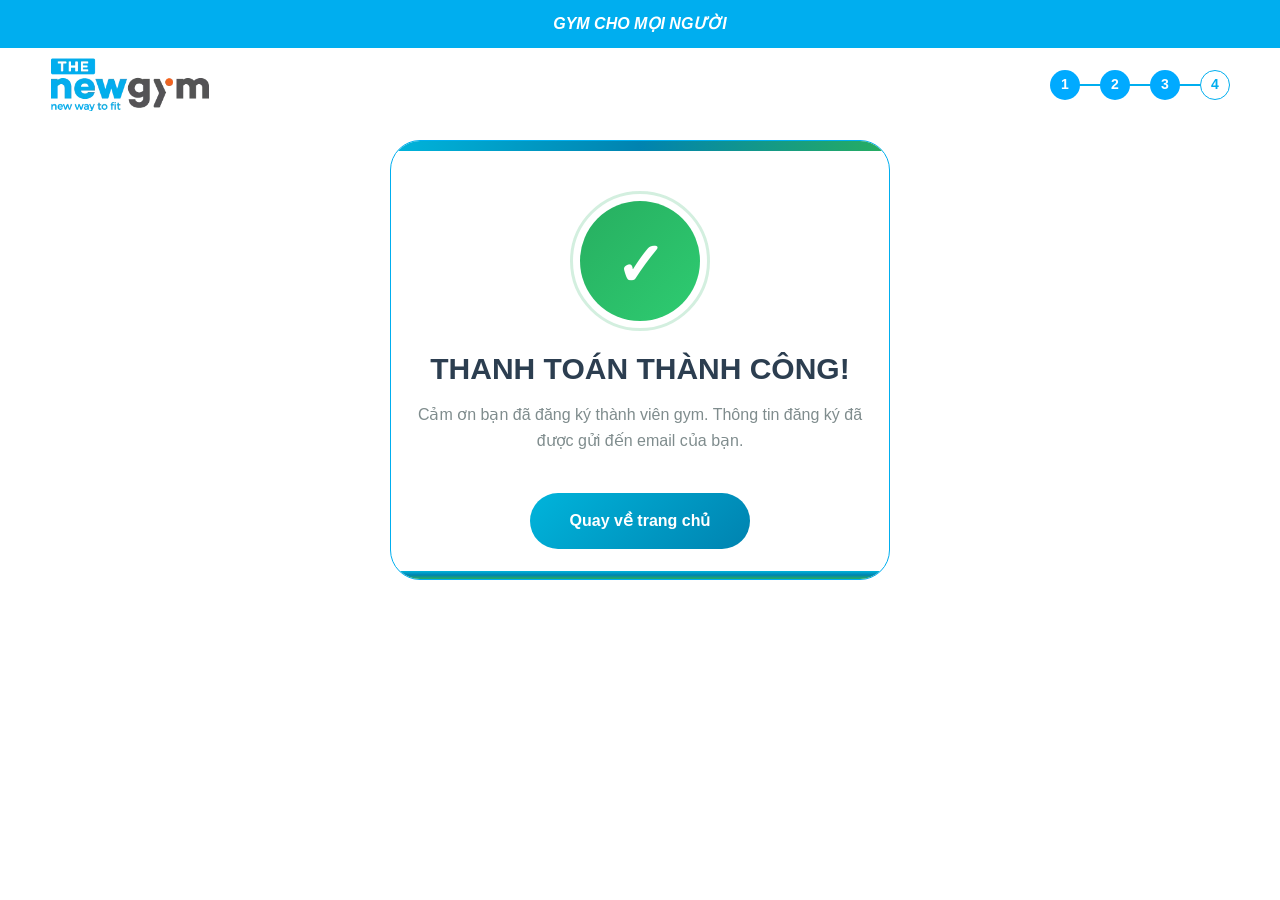
<file: presentation/order.html>
<!DOCTYPE html>
<html lang="en">
<head>
    <meta charset="UTF-8">
    <meta name="viewport" content="width=device-width, initial-scale=1.0">
    <link rel="icon" href="../assets/images/icon.jpg" type="image/x-icon">
    <title>The New Gym</title>
    <link rel="stylesheet" href="https://cdn.jsdelivr.net/npm/bootstrap@4.3.1/dist/css/bootstrap.min.css" integrity="sha384-ggOyR0iXCbMQv3Xipma34MD+dH/1fQ784/j6cY/iJTQUOhcWr7x9JvoRxT2MZw1T" crossorigin="anonymous">
    <link rel="stylesheet" href="../assets/css/main.css">
    <link rel="stylesheet" href="../assets/css/second.css">
    <link rel="stylesheet" href="../assets/css/order.css">
    <!-- font -->
    <link rel="preconnect" href="https://fonts.googleapis.com">
    <link rel="preconnect" href="https://fonts.gstatic.com" crossorigin>
    <link href="https://fonts.googleapis.com/css2?family=Montserrat:ital,wght@0,100..900;1,100..900&display=swap" rel="stylesheet">
    <!-- icon -->
    <link rel="stylesheet" href="https://cdnjs.cloudflare.com/ajax/libs/font-awesome/6.7.2/css/all.min.css">
</head>
<body>
    <!-- Header -->
    <div class="containerNav">
        <div class="containerNav-banner">
            <ul class="containerNav-banner__list">
                <li class="containerNav-banner__list-item">GYM CHO MỌI NGƯỜI</li>
            </ul>
        </div>

        <div class="containerNav__navbar">
            <div class="containerNav__navbar-logo">
                <a href="../index.html">
                    <img src="../assets/images/logo.jpg" alt="Logo" class="containerNav__navbar-logo-img">
                </a>
            </div>

            <span class="containerNav__navbar-menu-list-item">
                <div class="steps-container">
                    <div class="step pass">1</div>
                    <div class="line active"></div>
                    <div class="step pass">2</div>
                    <div class="line active"></div>
                    <div class="step pass">3</div>
                    <div class="line active"></div>
                    <div class="step active">4</div>
                </div>
            </span>
        </div>
    </div>

    <!-- Main -->
    <div class="success-container">
        <div class="success-icon">
            <div class="checkmark"></div>
        </div>

        <h1 class="success-title">Thanh toán thành công!</h1>
        <p class="success-message">
            Cảm ơn bạn đã đăng ký thành viên gym. Thông tin đăng ký đã được gửi đến email của bạn.
        </p>

        <!-- Home Button -->
        <button class="home-button" onclick="goHome()">
            Quay về trang chủ
        </button>
    </div>

    <script>
        function goHome() {
            window.location = "../index.html";
        }
    </script>
</body>
</html>
</file>
<file: assets/fonts/themify-icons/demo-files/demo.css>
body {
	font: normal 1em/1.5em Arial, Helvetica, sans-serif;
	max-width: 90%;
	margin: 30px auto 0;
}
h1, h3 {
	font-weight: normal;
}
h3 {
	font-size: 1.4;
	text-transform: uppercase;
	letter-spacing: 1px;
}

.icon-section {
	margin: 0 0 3em;
	clear: both;
	overflow: hidden;
}
.icon-container {
	width: 240px; 
	padding: .7em 0;
	float: left; 
	position: relative;
	text-align: left;
}
.icon-container [class^="ti-"], 
.icon-container [class*=" ti-"] {
	color: #000;
	position: absolute;
	margin-top: 3px;
	transition: .3s;
}
.icon-container:hover [class^="ti-"],
.icon-container:hover [class*=" ti-"] {
	font-size: 2.2em;
	margin-top: -5px;
}
.icon-container:hover .icon-name {
	color: #000;
}
.icon-name {
	color: #aaa;
	margin-left: 35px;
	font-size: .8em;
	transition: .3s;
}
.icon-container:hover .icon-name {
	margin-left: 45px;
}
</file>
<file: assets/fonts/themify-icons/themify-icons.css>
@font-face {
	font-family: 'themify';
	src:url('fonts/themify.eot?-fvbane');
	src:url('fonts/themify.eot?#iefix-fvbane') format('embedded-opentype'),
		url('fonts/themify.woff?-fvbane') format('woff'),
		url('fonts/themify.ttf?-fvbane') format('truetype'),
		url('fonts/themify.svg?-fvbane#themify') format('svg');
	font-weight: normal;
	font-style: normal;
}

[class^="ti-"], [class*=" ti-"] {
	font-family: 'themify';
	speak: none;
	font-style: normal;
	font-weight: normal;
	font-variant: normal;
	text-transform: none;
	line-height: 1;

	/* Better Font Rendering =========== */
	-webkit-font-smoothing: antialiased;
	-moz-osx-font-smoothing: grayscale;
}

.ti-wand:before {
	content: "\e600";
}
.ti-volume:before {
	content: "\e601";
}
.ti-user:before {
	content: "\e602";
}
.ti-unlock:before {
	content: "\e603";
}
.ti-unlink:before {
	content: "\e604";
}
.ti-trash:before {
	content: "\e605";
}
.ti-thought:before {
	content: "\e606";
}
.ti-target:before {
	content: "\e607";
}
.ti-tag:before {
	content: "\e608";
}
.ti-tablet:before {
	content: "\e609";
}
.ti-star:before {
	content: "\e60a";
}
.ti-spray:before {
	content: "\e60b";
}
.ti-signal:before {
	content: "\e60c";
}
.ti-shopping-cart:before {
	content: "\e60d";
}
.ti-shopping-cart-full:before {
	content: "\e60e";
}
.ti-settings:before {
	content: "\e60f";
}
.ti-search:before {
	content: "\e610";
}
.ti-zoom-in:before {
	content: "\e611";
}
.ti-zoom-out:before {
	content: "\e612";
}
.ti-cut:before {
	content: "\e613";
}
.ti-ruler:before {
	content: "\e614";
}
.ti-ruler-pencil:before {
	content: "\e615";
}
.ti-ruler-alt:before {
	content: "\e616";
}
.ti-bookmark:before {
	content: "\e617";
}
.ti-bookmark-alt:before {
	content: "\e618";
}
.ti-reload:before {
	content: "\e619";
}
.ti-plus:before {
	content: "\e61a";
}
.ti-pin:before {
	content: "\e61b";
}
.ti-pencil:before {
	content: "\e61c";
}
.ti-pencil-alt:before {
	content: "\e61d";
}
.ti-paint-roller:before {
	content: "\e61e";
}
.ti-paint-bucket:before {
	content: "\e61f";
}
.ti-na:before {
	content: "\e620";
}
.ti-mobile:before {
	content: "\e621";
}
.ti-minus:before {
	content: "\e622";
}
.ti-medall:before {
	content: "\e623";
}
.ti-medall-alt:before {
	content: "\e624";
}
.ti-marker:before {
	content: "\e625";
}
.ti-marker-alt:before {
	content: "\e626";
}
.ti-arrow-up:before {
	content: "\e627";
}
.ti-arrow-right:before {
	content: "\e628";
}
.ti-arrow-left:before {
	content: "\e629";
}
.ti-arrow-down:before {
	content: "\e62a";
}
.ti-lock:before {
	content: "\e62b";
}
.ti-location-arrow:before {
	content: "\e62c";
}
.ti-link:before {
	content: "\e62d";
}
.ti-layout:before {
	content: "\e62e";
}
.ti-layers:before {
	content: "\e62f";
}
.ti-layers-alt:before {
	content: "\e630";
}
.ti-key:before {
	content: "\e631";
}
.ti-import:before {
	content: "\e632";
}
.ti-image:before {
	content: "\e633";
}
.ti-heart:before {
	content: "\e634";
}
.ti-heart-broken:before {
	content: "\e635";
}
.ti-hand-stop:before {
	content: "\e636";
}
.ti-hand-open:before {
	content: "\e637";
}
.ti-hand-drag:before {
	content: "\e638";
}
.ti-folder:before {
	content: "\e639";
}
.ti-flag:before {
	content: "\e63a";
}
.ti-flag-alt:before {
	content: "\e63b";
}
.ti-flag-alt-2:before {
	content: "\e63c";
}
.ti-eye:before {
	content: "\e63d";
}
.ti-export:before {
	content: "\e63e";
}
.ti-exchange-vertical:before {
	content: "\e63f";
}
.ti-desktop:before {
	content: "\e640";
}
.ti-cup:before {
	content: "\e641";
}
.ti-crown:before {
	content: "\e642";
}
.ti-comments:before {
	content: "\e643";
}
.ti-comment:before {
	content: "\e644";
}
.ti-comment-alt:before {
	content: "\e645";
}
.ti-close:before {
	content: "\e646";
}
.ti-clip:before {
	content: "\e647";
}
.ti-angle-up:before {
	content: "\e648";
}
.ti-angle-right:before {
	content: "\e649";
}
.ti-angle-left:before {
	content: "\e64a";
}
.ti-angle-down:before {
	content: "\e64b";
}
.ti-check:before {
	content: "\e64c";
}
.ti-check-box:before {
	content: "\e64d";
}
.ti-camera:before {
	content: "\e64e";
}
.ti-announcement:before {
	content: "\e64f";
}
.ti-brush:before {
	content: "\e650";
}
.ti-briefcase:before {
	content: "\e651";
}
.ti-bolt:before {
	content: "\e652";
}
.ti-bolt-alt:before {
	content: "\e653";
}
.ti-blackboard:before {
	content: "\e654";
}
.ti-bag:before {
	content: "\e655";
}
.ti-move:before {
	content: "\e656";
}
.ti-arrows-vertical:before {
	content: "\e657";
}
.ti-arrows-horizontal:before {
	content: "\e658";
}
.ti-fullscreen:before {
	content: "\e659";
}
.ti-arrow-top-right:before {
	content: "\e65a";
}
.ti-arrow-top-left:before {
	content: "\e65b";
}
.ti-arrow-circle-up:before {
	content: "\e65c";
}
.ti-arrow-circle-right:before {
	content: "\e65d";
}
.ti-arrow-circle-left:before {
	content: "\e65e";
}
.ti-arrow-circle-down:before {
	content: "\e65f";
}
.ti-angle-double-up:before {
	content: "\e660";
}
.ti-angle-double-right:before {
	content: "\e661";
}
.ti-angle-double-left:before {
	content: "\e662";
}
.ti-angle-double-down:before {
	content: "\e663";
}
.ti-zip:before {
	content: "\e664";
}
.ti-world:before {
	content: "\e665";
}
.ti-wheelchair:before {
	content: "\e666";
}
.ti-view-list:before {
	content: "\e667";
}
.ti-view-list-alt:before {
	content: "\e668";
}
.ti-view-grid:before {
	content: "\e669";
}
.ti-uppercase:before {
	content: "\e66a";
}
.ti-upload:before {
	content: "\e66b";
}
.ti-underline:before {
	content: "\e66c";
}
.ti-truck:before {
	content: "\e66d";
}
.ti-timer:before {
	content: "\e66e";
}
.ti-ticket:before {
	content: "\e66f";
}
.ti-thumb-up:before {
	content: "\e670";
}
.ti-thumb-down:before {
	content: "\e671";
}
.ti-text:before {
	content: "\e672";
}
.ti-stats-up:before {
	content: "\e673";
}
.ti-stats-down:before {
	content: "\e674";
}
.ti-split-v:before {
	content: "\e675";
}
.ti-split-h:before {
	content: "\e676";
}
.ti-smallcap:before {
	content: "\e677";
}
.ti-shine:before {
	content: "\e678";
}
.ti-shift-right:before {
	content: "\e679";
}
.ti-shift-left:before {
	content: "\e67a";
}
.ti-shield:before {
	content: "\e67b";
}
.ti-notepad:before {
	content: "\e67c";
}
.ti-server:before {
	content: "\e67d";
}
.ti-quote-right:before {
	content: "\e67e";
}
.ti-quote-left:before {
	content: "\e67f";
}
.ti-pulse:before {
	content: "\e680";
}
.ti-printer:before {
	content: "\e681";
}
.ti-power-off:before {
	content: "\e682";
}
.ti-plug:before {
	content: "\e683";
}
.ti-pie-chart:before {
	content: "\e684";
}
.ti-paragraph:before {
	content: "\e685";
}
.ti-panel:before {
	content: "\e686";
}
.ti-package:before {
	content: "\e687";
}
.ti-music:before {
	content: "\e688";
}
.ti-music-alt:before {
	content: "\e689";
}
.ti-mouse:before {
	content: "\e68a";
}
.ti-mouse-alt:before {
	content: "\e68b";
}
.ti-money:before {
	content: "\e68c";
}
.ti-microphone:before {
	content: "\e68d";
}
.ti-menu:before {
	content: "\e68e";
}
.ti-menu-alt:before {
	content: "\e68f";
}
.ti-map:before {
	content: "\e690";
}
.ti-map-alt:before {
	content: "\e691";
}
.ti-loop:before {
	content: "\e692";
}
.ti-location-pin:before {
	content: "\e693";
}
.ti-list:before {
	content: "\e694";
}
.ti-light-bulb:before {
	content: "\e695";
}
.ti-Italic:before {
	content: "\e696";
}
.ti-info:before {
	content: "\e697";
}
.ti-infinite:before {
	content: "\e698";
}
.ti-id-badge:before {
	content: "\e699";
}
.ti-hummer:before {
	content: "\e69a";
}
.ti-home:before {
	content: "\e69b";
}
.ti-help:before {
	content: "\e69c";
}
.ti-headphone:before {
	content: "\e69d";
}
.ti-harddrives:before {
	content: "\e69e";
}
.ti-harddrive:before {
	content: "\e69f";
}
.ti-gift:before {
	content: "\e6a0";
}
.ti-game:before {
	content: "\e6a1";
}
.ti-filter:before {
	content: "\e6a2";
}
.ti-files:before {
	content: "\e6a3";
}
.ti-file:before {
	content: "\e6a4";
}
.ti-eraser:before {
	content: "\e6a5";
}
.ti-envelope:before {
	content: "\e6a6";
}
.ti-download:before {
	content: "\e6a7";
}
.ti-direction:before {
	content: "\e6a8";
}
.ti-direction-alt:before {
	content: "\e6a9";
}
.ti-dashboard:before {
	content: "\e6aa";
}
.ti-control-stop:before {
	content: "\e6ab";
}
.ti-control-shuffle:before {
	content: "\e6ac";
}
.ti-control-play:before {
	content: "\e6ad";
}
.ti-control-pause:before {
	content: "\e6ae";
}
.ti-control-forward:before {
	content: "\e6af";
}
.ti-control-backward:before {
	content: "\e6b0";
}
.ti-cloud:before {
	content: "\e6b1";
}
.ti-cloud-up:before {
	content: "\e6b2";
}
.ti-cloud-down:before {
	content: "\e6b3";
}
.ti-clipboard:before {
	content: "\e6b4";
}
.ti-car:before {
	content: "\e6b5";
}
.ti-calendar:before {
	content: "\e6b6";
}
.ti-book:before {
	content: "\e6b7";
}
.ti-bell:before {
	content: "\e6b8";
}
.ti-basketball:before {
	content: "\e6b9";
}
.ti-bar-chart:before {
	content: "\e6ba";
}
.ti-bar-chart-alt:before {
	content: "\e6bb";
}
.ti-back-right:before {
	content: "\e6bc";
}
.ti-back-left:before {
	content: "\e6bd";
}
.ti-arrows-corner:before {
	content: "\e6be";
}
.ti-archive:before {
	content: "\e6bf";
}
.ti-anchor:before {
	content: "\e6c0";
}
.ti-align-right:before {
	content: "\e6c1";
}
.ti-align-left:before {
	content: "\e6c2";
}
.ti-align-justify:before {
	content: "\e6c3";
}
.ti-align-center:before {
	content: "\e6c4";
}
.ti-alert:before {
	content: "\e6c5";
}
.ti-alarm-clock:before {
	content: "\e6c6";
}
.ti-agenda:before {
	content: "\e6c7";
}
.ti-write:before {
	content: "\e6c8";
}
.ti-window:before {
	content: "\e6c9";
}
.ti-widgetized:before {
	content: "\e6ca";
}
.ti-widget:before {
	content: "\e6cb";
}
.ti-widget-alt:before {
	content: "\e6cc";
}
.ti-wallet:before {
	content: "\e6cd";
}
.ti-video-clapper:before {
	content: "\e6ce";
}
.ti-video-camera:before {
	content: "\e6cf";
}
.ti-vector:before {
	content: "\e6d0";
}
.ti-themify-logo:before {
	content: "\e6d1";
}
.ti-themify-favicon:before {
	content: "\e6d2";
}
.ti-themify-favicon-alt:before {
	content: "\e6d3";
}
.ti-support:before {
	content: "\e6d4";
}
.ti-stamp:before {
	content: "\e6d5";
}
.ti-split-v-alt:before {
	content: "\e6d6";
}
.ti-slice:before {
	content: "\e6d7";
}
.ti-shortcode:before {
	content: "\e6d8";
}
.ti-shift-right-alt:before {
	content: "\e6d9";
}
.ti-shift-left-alt:before {
	content: "\e6da";
}
.ti-ruler-alt-2:before {
	content: "\e6db";
}
.ti-receipt:before {
	content: "\e6dc";
}
.ti-pin2:before {
	content: "\e6dd";
}
.ti-pin-alt:before {
	content: "\e6de";
}
.ti-pencil-alt2:before {
	content: "\e6df";
}
.ti-palette:before {
	content: "\e6e0";
}
.ti-more:before {
	content: "\e6e1";
}
.ti-more-alt:before {
	content: "\e6e2";
}
.ti-microphone-alt:before {
	content: "\e6e3";
}
.ti-magnet:before {
	content: "\e6e4";
}
.ti-line-double:before {
	content: "\e6e5";
}
.ti-line-dotted:before {
	content: "\e6e6";
}
.ti-line-dashed:before {
	content: "\e6e7";
}
.ti-layout-width-full:before {
	content: "\e6e8";
}
.ti-layout-width-default:before {
	content: "\e6e9";
}
.ti-layout-width-default-alt:before {
	content: "\e6ea";
}
.ti-layout-tab:before {
	content: "\e6eb";
}
.ti-layout-tab-window:before {
	content: "\e6ec";
}
.ti-layout-tab-v:before {
	content: "\e6ed";
}
.ti-layout-tab-min:before {
	content: "\e6ee";
}
.ti-layout-slider:before {
	content: "\e6ef";
}
.ti-layout-slider-alt:before {
	content: "\e6f0";
}
.ti-layout-sidebar-right:before {
	content: "\e6f1";
}
.ti-layout-sidebar-none:before {
	content: "\e6f2";
}
.ti-layout-sidebar-left:before {
	content: "\e6f3";
}
.ti-layout-placeholder:before {
	content: "\e6f4";
}
.ti-layout-menu:before {
	content: "\e6f5";
}
.ti-layout-menu-v:before {
	content: "\e6f6";
}
.ti-layout-menu-separated:before {
	content: "\e6f7";
}
.ti-layout-menu-full:before {
	content: "\e6f8";
}
.ti-layout-media-right-alt:before {
	content: "\e6f9";
}
.ti-layout-media-right:before {
	content: "\e6fa";
}
.ti-layout-media-overlay:before {
	content: "\e6fb";
}
.ti-layout-media-overlay-alt:before {
	content: "\e6fc";
}
.ti-layout-media-overlay-alt-2:before {
	content: "\e6fd";
}
.ti-layout-media-left-alt:before {
	content: "\e6fe";
}
.ti-layout-media-left:before {
	content: "\e6ff";
}
.ti-layout-media-center-alt:before {
	content: "\e700";
}
.ti-layout-media-center:before {
	content: "\e701";
}
.ti-layout-list-thumb:before {
	content: "\e702";
}
.ti-layout-list-thumb-alt:before {
	content: "\e703";
}
.ti-layout-list-post:before {
	content: "\e704";
}
.ti-layout-list-large-image:before {
	content: "\e705";
}
.ti-layout-line-solid:before {
	content: "\e706";
}
.ti-layout-grid4:before {
	content: "\e707";
}
.ti-layout-grid3:before {
	content: "\e708";
}
.ti-layout-grid2:before {
	content: "\e709";
}
.ti-layout-grid2-thumb:before {
	content: "\e70a";
}
.ti-layout-cta-right:before {
	content: "\e70b";
}
.ti-layout-cta-left:before {
	content: "\e70c";
}
.ti-layout-cta-center:before {
	content: "\e70d";
}
.ti-layout-cta-btn-right:before {
	content: "\e70e";
}
.ti-layout-cta-btn-left:before {
	content: "\e70f";
}
.ti-layout-column4:before {
	content: "\e710";
}
.ti-layout-column3:before {
	content: "\e711";
}
.ti-layout-column2:before {
	content: "\e712";
}
.ti-layout-accordion-separated:before {
	content: "\e713";
}
.ti-layout-accordion-merged:before {
	content: "\e714";
}
.ti-layout-accordion-list:before {
	content: "\e715";
}
.ti-ink-pen:before {
	content: "\e716";
}
.ti-info-alt:before {
	content: "\e717";
}
.ti-help-alt:before {
	content: "\e718";
}
.ti-headphone-alt:before {
	content: "\e719";
}
.ti-hand-point-up:before {
	content: "\e71a";
}
.ti-hand-point-right:before {
	content: "\e71b";
}
.ti-hand-point-left:before {
	content: "\e71c";
}
.ti-hand-point-down:before {
	content: "\e71d";
}
.ti-gallery:before {
	content: "\e71e";
}
.ti-face-smile:before {
	content: "\e71f";
}
.ti-face-sad:before {
	content: "\e720";
}
.ti-credit-card:before {
	content: "\e721";
}
.ti-control-skip-forward:before {
	content: "\e722";
}
.ti-control-skip-backward:before {
	content: "\e723";
}
.ti-control-record:before {
	content: "\e724";
}
.ti-control-eject:before {
	content: "\e725";
}
.ti-comments-smiley:before {
	content: "\e726";
}
.ti-brush-alt:before {
	content: "\e727";
}
.ti-youtube:before {
	content: "\e728";
}
.ti-vimeo:before {
	content: "\e729";
}
.ti-twitter:before {
	content: "\e72a";
}
.ti-time:before {
	content: "\e72b";
}
.ti-tumblr:before {
	content: "\e72c";
}
.ti-skype:before {
	content: "\e72d";
}
.ti-share:before {
	content: "\e72e";
}
.ti-share-alt:before {
	content: "\e72f";
}
.ti-rocket:before {
	content: "\e730";
}
.ti-pinterest:before {
	content: "\e731";
}
.ti-new-window:before {
	content: "\e732";
}
.ti-microsoft:before {
	content: "\e733";
}
.ti-list-ol:before {
	content: "\e734";
}
.ti-linkedin:before {
	content: "\e735";
}
.ti-layout-sidebar-2:before {
	content: "\e736";
}
.ti-layout-grid4-alt:before {
	content: "\e737";
}
.ti-layout-grid3-alt:before {
	content: "\e738";
}
.ti-layout-grid2-alt:before {
	content: "\e739";
}
.ti-layout-column4-alt:before {
	content: "\e73a";
}
.ti-layout-column3-alt:before {
	content: "\e73b";
}
.ti-layout-column2-alt:before {
	content: "\e73c";
}
.ti-instagram:before {
	content: "\e73d";
}
.ti-google:before {
	content: "\e73e";
}
.ti-github:before {
	content: "\e73f";
}
.ti-flickr:before {
	content: "\e740";
}
.ti-facebook:before {
	content: "\e741";
}
.ti-dropbox:before {
	content: "\e742";
}
.ti-dribbble:before {
	content: "\e743";
}
.ti-apple:before {
	content: "\e744";
}
.ti-android:before {
	content: "\e745";
}
.ti-save:before {
	content: "\e746";
}
.ti-save-alt:before {
	content: "\e747";
}
.ti-yahoo:before {
	content: "\e748";
}
.ti-wordpress:before {
	content: "\e749";
}
.ti-vimeo-alt:before {
	content: "\e74a";
}
.ti-twitter-alt:before {
	content: "\e74b";
}
.ti-tumblr-alt:before {
	content: "\e74c";
}
.ti-trello:before {
	content: "\e74d";
}
.ti-stack-overflow:before {
	content: "\e74e";
}
.ti-soundcloud:before {
	content: "\e74f";
}
.ti-sharethis:before {
	content: "\e750";
}
.ti-sharethis-alt:before {
	content: "\e751";
}
.ti-reddit:before {
	content: "\e752";
}
.ti-pinterest-alt:before {
	content: "\e753";
}
.ti-microsoft-alt:before {
	content: "\e754";
}
.ti-linux:before {
	content: "\e755";
}
.ti-jsfiddle:before {
	content: "\e756";
}
.ti-joomla:before {
	content: "\e757";
}
.ti-html5:before {
	content: "\e758";
}
.ti-flickr-alt:before {
	content: "\e759";
}
.ti-email:before {
	content: "\e75a";
}
.ti-drupal:before {
	content: "\e75b";
}
.ti-dropbox-alt:before {
	content: "\e75c";
}
.ti-css3:before {
	content: "\e75d";
}
.ti-rss:before {
	content: "\e75e";
}
.ti-rss-alt:before {
	content: "\e75f";
}
</file>
<file: assets/fonts/themify-icons/ie7/ie7.css>
.ti-wand {
	*zoom: expression(this.runtimeStyle['zoom'] = '1', this.innerHTML = '&#xe600;');
}
.ti-volume {
	*zoom: expression(this.runtimeStyle['zoom'] = '1', this.innerHTML = '&#xe601;');
}
.ti-user {
	*zoom: expression(this.runtimeStyle['zoom'] = '1', this.innerHTML = '&#xe602;');
}
.ti-unlock {
	*zoom: expression(this.runtimeStyle['zoom'] = '1', this.innerHTML = '&#xe603;');
}
.ti-unlink {
	*zoom: expression(this.runtimeStyle['zoom'] = '1', this.innerHTML = '&#xe604;');
}
.ti-trash {
	*zoom: expression(this.runtimeStyle['zoom'] = '1', this.innerHTML = '&#xe605;');
}
.ti-thought {
	*zoom: expression(this.runtimeStyle['zoom'] = '1', this.innerHTML = '&#xe606;');
}
.ti-target {
	*zoom: expression(this.runtimeStyle['zoom'] = '1', this.innerHTML = '&#xe607;');
}
.ti-tag {
	*zoom: expression(this.runtimeStyle['zoom'] = '1', this.innerHTML = '&#xe608;');
}
.ti-tablet {
	*zoom: expression(this.runtimeStyle['zoom'] = '1', this.innerHTML = '&#xe609;');
}
.ti-star {
	*zoom: expression(this.runtimeStyle['zoom'] = '1', this.innerHTML = '&#xe60a;');
}
.ti-spray {
	*zoom: expression(this.runtimeStyle['zoom'] = '1', this.innerHTML = '&#xe60b;');
}
.ti-signal {
	*zoom: expression(this.runtimeStyle['zoom'] = '1', this.innerHTML = '&#xe60c;');
}
.ti-shopping-cart {
	*zoom: expression(this.runtimeStyle['zoom'] = '1', this.innerHTML = '&#xe60d;');
}
.ti-shopping-cart-full {
	*zoom: expression(this.runtimeStyle['zoom'] = '1', this.innerHTML = '&#xe60e;');
}
.ti-settings {
	*zoom: expression(this.runtimeStyle['zoom'] = '1', this.innerHTML = '&#xe60f;');
}
.ti-search {
	*zoom: expression(this.runtimeStyle['zoom'] = '1', this.innerHTML = '&#xe610;');
}
.ti-zoom-in {
	*zoom: expression(this.runtimeStyle['zoom'] = '1', this.innerHTML = '&#xe611;');
}
.ti-zoom-out {
	*zoom: expression(this.runtimeStyle['zoom'] = '1', this.innerHTML = '&#xe612;');
}
.ti-cut {
	*zoom: expression(this.runtimeStyle['zoom'] = '1', this.innerHTML = '&#xe613;');
}
.ti-ruler {
	*zoom: expression(this.runtimeStyle['zoom'] = '1', this.innerHTML = '&#xe614;');
}
.ti-ruler-pencil {
	*zoom: expression(this.runtimeStyle['zoom'] = '1', this.innerHTML = '&#xe615;');
}
.ti-ruler-alt {
	*zoom: expression(this.runtimeStyle['zoom'] = '1', this.innerHTML = '&#xe616;');
}
.ti-bookmark {
	*zoom: expression(this.runtimeStyle['zoom'] = '1', this.innerHTML = '&#xe617;');
}
.ti-bookmark-alt {
	*zoom: expression(this.runtimeStyle['zoom'] = '1', this.innerHTML = '&#xe618;');
}
.ti-reload {
	*zoom: expression(this.runtimeStyle['zoom'] = '1', this.innerHTML = '&#xe619;');
}
.ti-plus {
	*zoom: expression(this.runtimeStyle['zoom'] = '1', this.innerHTML = '&#xe61a;');
}
.ti-pin {
	*zoom: expression(this.runtimeStyle['zoom'] = '1', this.innerHTML = '&#xe61b;');
}
.ti-pencil {
	*zoom: expression(this.runtimeStyle['zoom'] = '1', this.innerHTML = '&#xe61c;');
}
.ti-pencil-alt {
	*zoom: expression(this.runtimeStyle['zoom'] = '1', this.innerHTML = '&#xe61d;');
}
.ti-paint-roller {
	*zoom: expression(this.runtimeStyle['zoom'] = '1', this.innerHTML = '&#xe61e;');
}
.ti-paint-bucket {
	*zoom: expression(this.runtimeStyle['zoom'] = '1', this.innerHTML = '&#xe61f;');
}
.ti-na {
	*zoom: expression(this.runtimeStyle['zoom'] = '1', this.innerHTML = '&#xe620;');
}
.ti-mobile {
	*zoom: expression(this.runtimeStyle['zoom'] = '1', this.innerHTML = '&#xe621;');
}
.ti-minus {
	*zoom: expression(this.runtimeStyle['zoom'] = '1', this.innerHTML = '&#xe622;');
}
.ti-medall {
	*zoom: expression(this.runtimeStyle['zoom'] = '1', this.innerHTML = '&#xe623;');
}
.ti-medall-alt {
	*zoom: expression(this.runtimeStyle['zoom'] = '1', this.innerHTML = '&#xe624;');
}
.ti-marker {
	*zoom: expression(this.runtimeStyle['zoom'] = '1', this.innerHTML = '&#xe625;');
}
.ti-marker-alt {
	*zoom: expression(this.runtimeStyle['zoom'] = '1', this.innerHTML = '&#xe626;');
}
.ti-arrow-up {
	*zoom: expression(this.runtimeStyle['zoom'] = '1', this.innerHTML = '&#xe627;');
}
.ti-arrow-right {
	*zoom: expression(this.runtimeStyle['zoom'] = '1', this.innerHTML = '&#xe628;');
}
.ti-arrow-left {
	*zoom: expression(this.runtimeStyle['zoom'] = '1', this.innerHTML = '&#xe629;');
}
.ti-arrow-down {
	*zoom: expression(this.runtimeStyle['zoom'] = '1', this.innerHTML = '&#xe62a;');
}
.ti-lock {
	*zoom: expression(this.runtimeStyle['zoom'] = '1', this.innerHTML = '&#xe62b;');
}
.ti-location-arrow {
	*zoom: expression(this.runtimeStyle['zoom'] = '1', this.innerHTML = '&#xe62c;');
}
.ti-link {
	*zoom: expression(this.runtimeStyle['zoom'] = '1', this.innerHTML = '&#xe62d;');
}
.ti-layout {
	*zoom: expression(this.runtimeStyle['zoom'] = '1', this.innerHTML = '&#xe62e;');
}
.ti-layers {
	*zoom: expression(this.runtimeStyle['zoom'] = '1', this.innerHTML = '&#xe62f;');
}
.ti-layers-alt {
	*zoom: expression(this.runtimeStyle['zoom'] = '1', this.innerHTML = '&#xe630;');
}
.ti-key {
	*zoom: expression(this.runtimeStyle['zoom'] = '1', this.innerHTML = '&#xe631;');
}
.ti-import {
	*zoom: expression(this.runtimeStyle['zoom'] = '1', this.innerHTML = '&#xe632;');
}
.ti-image {
	*zoom: expression(this.runtimeStyle['zoom'] = '1', this.innerHTML = '&#xe633;');
}
.ti-heart {
	*zoom: expression(this.runtimeStyle['zoom'] = '1', this.innerHTML = '&#xe634;');
}
.ti-heart-broken {
	*zoom: expression(this.runtimeStyle['zoom'] = '1', this.innerHTML = '&#xe635;');
}
.ti-hand-stop {
	*zoom: expression(this.runtimeStyle['zoom'] = '1', this.innerHTML = '&#xe636;');
}
.ti-hand-open {
	*zoom: expression(this.runtimeStyle['zoom'] = '1', this.innerHTML = '&#xe637;');
}
.ti-hand-drag {
	*zoom: expression(this.runtimeStyle['zoom'] = '1', this.innerHTML = '&#xe638;');
}
.ti-folder {
	*zoom: expression(this.runtimeStyle['zoom'] = '1', this.innerHTML = '&#xe639;');
}
.ti-flag {
	*zoom: expression(this.runtimeStyle['zoom'] = '1', this.innerHTML = '&#xe63a;');
}
.ti-flag-alt {
	*zoom: expression(this.runtimeStyle['zoom'] = '1', this.innerHTML = '&#xe63b;');
}
.ti-flag-alt-2 {
	*zoom: expression(this.runtimeStyle['zoom'] = '1', this.innerHTML = '&#xe63c;');
}
.ti-eye {
	*zoom: expression(this.runtimeStyle['zoom'] = '1', this.innerHTML = '&#xe63d;');
}
.ti-export {
	*zoom: expression(this.runtimeStyle['zoom'] = '1', this.innerHTML = '&#xe63e;');
}
.ti-exchange-vertical {
	*zoom: expression(this.runtimeStyle['zoom'] = '1', this.innerHTML = '&#xe63f;');
}
.ti-desktop {
	*zoom: expression(this.runtimeStyle['zoom'] = '1', this.innerHTML = '&#xe640;');
}
.ti-cup {
	*zoom: expression(this.runtimeStyle['zoom'] = '1', this.innerHTML = '&#xe641;');
}
.ti-crown {
	*zoom: expression(this.runtimeStyle['zoom'] = '1', this.innerHTML = '&#xe642;');
}
.ti-comments {
	*zoom: expression(this.runtimeStyle['zoom'] = '1', this.innerHTML = '&#xe643;');
}
.ti-comment {
	*zoom: expression(this.runtimeStyle['zoom'] = '1', this.innerHTML = '&#xe644;');
}
.ti-comment-alt {
	*zoom: expression(this.runtimeStyle['zoom'] = '1', this.innerHTML = '&#xe645;');
}
.ti-close {
	*zoom: expression(this.runtimeStyle['zoom'] = '1', this.innerHTML = '&#xe646;');
}
.ti-clip {
	*zoom: expression(this.runtimeStyle['zoom'] = '1', this.innerHTML = '&#xe647;');
}
.ti-angle-up {
	*zoom: expression(this.runtimeStyle['zoom'] = '1', this.innerHTML = '&#xe648;');
}
.ti-angle-right {
	*zoom: expression(this.runtimeStyle['zoom'] = '1', this.innerHTML = '&#xe649;');
}
.ti-angle-left {
	*zoom: expression(this.runtimeStyle['zoom'] = '1', this.innerHTML = '&#xe64a;');
}
.ti-angle-down {
	*zoom: expression(this.runtimeStyle['zoom'] = '1', this.innerHTML = '&#xe64b;');
}
.ti-check {
	*zoom: expression(this.runtimeStyle['zoom'] = '1', this.innerHTML = '&#xe64c;');
}
.ti-check-box {
	*zoom: expression(this.runtimeStyle['zoom'] = '1', this.innerHTML = '&#xe64d;');
}
.ti-camera {
	*zoom: expression(this.runtimeStyle['zoom'] = '1', this.innerHTML = '&#xe64e;');
}
.ti-announcement {
	*zoom: expression(this.runtimeStyle['zoom'] = '1', this.innerHTML = '&#xe64f;');
}
.ti-brush {
	*zoom: expression(this.runtimeStyle['zoom'] = '1', this.innerHTML = '&#xe650;');
}
.ti-briefcase {
	*zoom: expression(this.runtimeStyle['zoom'] = '1', this.innerHTML = '&#xe651;');
}
.ti-bolt {
	*zoom: expression(this.runtimeStyle['zoom'] = '1', this.innerHTML = '&#xe652;');
}
.ti-bolt-alt {
	*zoom: expression(this.runtimeStyle['zoom'] = '1', this.innerHTML = '&#xe653;');
}
.ti-blackboard {
	*zoom: expression(this.runtimeStyle['zoom'] = '1', this.innerHTML = '&#xe654;');
}
.ti-bag {
	*zoom: expression(this.runtimeStyle['zoom'] = '1', this.innerHTML = '&#xe655;');
}
.ti-move {
	*zoom: expression(this.runtimeStyle['zoom'] = '1', this.innerHTML = '&#xe656;');
}
.ti-arrows-vertical {
	*zoom: expression(this.runtimeStyle['zoom'] = '1', this.innerHTML = '&#xe657;');
}
.ti-arrows-horizontal {
	*zoom: expression(this.runtimeStyle['zoom'] = '1', this.innerHTML = '&#xe658;');
}
.ti-fullscreen {
	*zoom: expression(this.runtimeStyle['zoom'] = '1', this.innerHTML = '&#xe659;');
}
.ti-arrow-top-right {
	*zoom: expression(this.runtimeStyle['zoom'] = '1', this.innerHTML = '&#xe65a;');
}
.ti-arrow-top-left {
	*zoom: expression(this.runtimeStyle['zoom'] = '1', this.innerHTML = '&#xe65b;');
}
.ti-arrow-circle-up {
	*zoom: expression(this.runtimeStyle['zoom'] = '1', this.innerHTML = '&#xe65c;');
}
.ti-arrow-circle-right {
	*zoom: expression(this.runtimeStyle['zoom'] = '1', this.innerHTML = '&#xe65d;');
}
.ti-arrow-circle-left {
	*zoom: expression(this.runtimeStyle['zoom'] = '1', this.innerHTML = '&#xe65e;');
}
.ti-arrow-circle-down {
	*zoom: expression(this.runtimeStyle['zoom'] = '1', this.innerHTML = '&#xe65f;');
}
.ti-angle-double-up {
	*zoom: expression(this.runtimeStyle['zoom'] = '1', this.innerHTML = '&#xe660;');
}
.ti-angle-double-right {
	*zoom: expression(this.runtimeStyle['zoom'] = '1', this.innerHTML = '&#xe661;');
}
.ti-angle-double-left {
	*zoom: expression(this.runtimeStyle['zoom'] = '1', this.innerHTML = '&#xe662;');
}
.ti-angle-double-down {
	*zoom: expression(this.runtimeStyle['zoom'] = '1', this.innerHTML = '&#xe663;');
}
.ti-zip {
	*zoom: expression(this.runtimeStyle['zoom'] = '1', this.innerHTML = '&#xe664;');
}
.ti-world {
	*zoom: expression(this.runtimeStyle['zoom'] = '1', this.innerHTML = '&#xe665;');
}
.ti-wheelchair {
	*zoom: expression(this.runtimeStyle['zoom'] = '1', this.innerHTML = '&#xe666;');
}
.ti-view-list {
	*zoom: expression(this.runtimeStyle['zoom'] = '1', this.innerHTML = '&#xe667;');
}
.ti-view-list-alt {
	*zoom: expression(this.runtimeStyle['zoom'] = '1', this.innerHTML = '&#xe668;');
}
.ti-view-grid {
	*zoom: expression(this.runtimeStyle['zoom'] = '1', this.innerHTML = '&#xe669;');
}
.ti-uppercase {
	*zoom: expression(this.runtimeStyle['zoom'] = '1', this.innerHTML = '&#xe66a;');
}
.ti-upload {
	*zoom: expression(this.runtimeStyle['zoom'] = '1', this.innerHTML = '&#xe66b;');
}
.ti-underline {
	*zoom: expression(this.runtimeStyle['zoom'] = '1', this.innerHTML = '&#xe66c;');
}
.ti-truck {
	*zoom: expression(this.runtimeStyle['zoom'] = '1', this.innerHTML = '&#xe66d;');
}
.ti-timer {
	*zoom: expression(this.runtimeStyle['zoom'] = '1', this.innerHTML = '&#xe66e;');
}
.ti-ticket {
	*zoom: expression(this.runtimeStyle['zoom'] = '1', this.innerHTML = '&#xe66f;');
}
.ti-thumb-up {
	*zoom: expression(this.runtimeStyle['zoom'] = '1', this.innerHTML = '&#xe670;');
}
.ti-thumb-down {
	*zoom: expression(this.runtimeStyle['zoom'] = '1', this.innerHTML = '&#xe671;');
}
.ti-text {
	*zoom: expression(this.runtimeStyle['zoom'] = '1', this.innerHTML = '&#xe672;');
}
.ti-stats-up {
	*zoom: expression(this.runtimeStyle['zoom'] = '1', this.innerHTML = '&#xe673;');
}
.ti-stats-down {
	*zoom: expression(this.runtimeStyle['zoom'] = '1', this.innerHTML = '&#xe674;');
}
.ti-split-v {
	*zoom: expression(this.runtimeStyle['zoom'] = '1', this.innerHTML = '&#xe675;');
}
.ti-split-h {
	*zoom: expression(this.runtimeStyle['zoom'] = '1', this.innerHTML = '&#xe676;');
}
.ti-smallcap {
	*zoom: expression(this.runtimeStyle['zoom'] = '1', this.innerHTML = '&#xe677;');
}
.ti-shine {
	*zoom: expression(this.runtimeStyle['zoom'] = '1', this.innerHTML = '&#xe678;');
}
.ti-shift-right {
	*zoom: expression(this.runtimeStyle['zoom'] = '1', this.innerHTML = '&#xe679;');
}
.ti-shift-left {
	*zoom: expression(this.runtimeStyle['zoom'] = '1', this.innerHTML = '&#xe67a;');
}
.ti-shield {
	*zoom: expression(this.runtimeStyle['zoom'] = '1', this.innerHTML = '&#xe67b;');
}
.ti-notepad {
	*zoom: expression(this.runtimeStyle['zoom'] = '1', this.innerHTML = '&#xe67c;');
}
.ti-server {
	*zoom: expression(this.runtimeStyle['zoom'] = '1', this.innerHTML = '&#xe67d;');
}
.ti-quote-right {
	*zoom: expression(this.runtimeStyle['zoom'] = '1', this.innerHTML = '&#xe67e;');
}
.ti-quote-left {
	*zoom: expression(this.runtimeStyle['zoom'] = '1', this.innerHTML = '&#xe67f;');
}
.ti-pulse {
	*zoom: expression(this.runtimeStyle['zoom'] = '1', this.innerHTML = '&#xe680;');
}
.ti-printer {
	*zoom: expression(this.runtimeStyle['zoom'] = '1', this.innerHTML = '&#xe681;');
}
.ti-power-off {
	*zoom: expression(this.runtimeStyle['zoom'] = '1', this.innerHTML = '&#xe682;');
}
.ti-plug {
	*zoom: expression(this.runtimeStyle['zoom'] = '1', this.innerHTML = '&#xe683;');
}
.ti-pie-chart {
	*zoom: expression(this.runtimeStyle['zoom'] = '1', this.innerHTML = '&#xe684;');
}
.ti-paragraph {
	*zoom: expression(this.runtimeStyle['zoom'] = '1', this.innerHTML = '&#xe685;');
}
.ti-panel {
	*zoom: expression(this.runtimeStyle['zoom'] = '1', this.innerHTML = '&#xe686;');
}
.ti-package {
	*zoom: expression(this.runtimeStyle['zoom'] = '1', this.innerHTML = '&#xe687;');
}
.ti-music {
	*zoom: expression(this.runtimeStyle['zoom'] = '1', this.innerHTML = '&#xe688;');
}
.ti-music-alt {
	*zoom: expression(this.runtimeStyle['zoom'] = '1', this.innerHTML = '&#xe689;');
}
.ti-mouse {
	*zoom: expression(this.runtimeStyle['zoom'] = '1', this.innerHTML = '&#xe68a;');
}
.ti-mouse-alt {
	*zoom: expression(this.runtimeStyle['zoom'] = '1', this.innerHTML = '&#xe68b;');
}
.ti-money {
	*zoom: expression(this.runtimeStyle['zoom'] = '1', this.innerHTML = '&#xe68c;');
}
.ti-microphone {
	*zoom: expression(this.runtimeStyle['zoom'] = '1', this.innerHTML = '&#xe68d;');
}
.ti-menu {
	*zoom: expression(this.runtimeStyle['zoom'] = '1', this.innerHTML = '&#xe68e;');
}
.ti-menu-alt {
	*zoom: expression(this.runtimeStyle['zoom'] = '1', this.innerHTML = '&#xe68f;');
}
.ti-map {
	*zoom: expression(this.runtimeStyle['zoom'] = '1', this.innerHTML = '&#xe690;');
}
.ti-map-alt {
	*zoom: expression(this.runtimeStyle['zoom'] = '1', this.innerHTML = '&#xe691;');
}
.ti-loop {
	*zoom: expression(this.runtimeStyle['zoom'] = '1', this.innerHTML = '&#xe692;');
}
.ti-location-pin {
	*zoom: expression(this.runtimeStyle['zoom'] = '1', this.innerHTML = '&#xe693;');
}
.ti-list {
	*zoom: expression(this.runtimeStyle['zoom'] = '1', this.innerHTML = '&#xe694;');
}
.ti-light-bulb {
	*zoom: expression(this.runtimeStyle['zoom'] = '1', this.innerHTML = '&#xe695;');
}
.ti-Italic {
	*zoom: expression(this.runtimeStyle['zoom'] = '1', this.innerHTML = '&#xe696;');
}
.ti-info {
	*zoom: expression(this.runtimeStyle['zoom'] = '1', this.innerHTML = '&#xe697;');
}
.ti-infinite {
	*zoom: expression(this.runtimeStyle['zoom'] = '1', this.innerHTML = '&#xe698;');
}
.ti-id-badge {
	*zoom: expression(this.runtimeStyle['zoom'] = '1', this.innerHTML = '&#xe699;');
}
.ti-hummer {
	*zoom: expression(this.runtimeStyle['zoom'] = '1', this.innerHTML = '&#xe69a;');
}
.ti-home {
	*zoom: expression(this.runtimeStyle['zoom'] = '1', this.innerHTML = '&#xe69b;');
}
.ti-help {
	*zoom: expression(this.runtimeStyle['zoom'] = '1', this.innerHTML = '&#xe69c;');
}
.ti-headphone {
	*zoom: expression(this.runtimeStyle['zoom'] = '1', this.innerHTML = '&#xe69d;');
}
.ti-harddrives {
	*zoom: expression(this.runtimeStyle['zoom'] = '1', this.innerHTML = '&#xe69e;');
}
.ti-harddrive {
	*zoom: expression(this.runtimeStyle['zoom'] = '1', this.innerHTML = '&#xe69f;');
}
.ti-gift {
	*zoom: expression(this.runtimeStyle['zoom'] = '1', this.innerHTML = '&#xe6a0;');
}
.ti-game {
	*zoom: expression(this.runtimeStyle['zoom'] = '1', this.innerHTML = '&#xe6a1;');
}
.ti-filter {
	*zoom: expression(this.runtimeStyle['zoom'] = '1', this.innerHTML = '&#xe6a2;');
}
.ti-files {
	*zoom: expression(this.runtimeStyle['zoom'] = '1', this.innerHTML = '&#xe6a3;');
}
.ti-file {
	*zoom: expression(this.runtimeStyle['zoom'] = '1', this.innerHTML = '&#xe6a4;');
}
.ti-eraser {
	*zoom: expression(this.runtimeStyle['zoom'] = '1', this.innerHTML = '&#xe6a5;');
}
.ti-envelope {
	*zoom: expression(this.runtimeStyle['zoom'] = '1', this.innerHTML = '&#xe6a6;');
}
.ti-download {
	*zoom: expression(this.runtimeStyle['zoom'] = '1', this.innerHTML = '&#xe6a7;');
}
.ti-direction {
	*zoom: expression(this.runtimeStyle['zoom'] = '1', this.innerHTML = '&#xe6a8;');
}
.ti-direction-alt {
	*zoom: expression(this.runtimeStyle['zoom'] = '1', this.innerHTML = '&#xe6a9;');
}
.ti-dashboard {
	*zoom: expression(this.runtimeStyle['zoom'] = '1', this.innerHTML = '&#xe6aa;');
}
.ti-control-stop {
	*zoom: expression(this.runtimeStyle['zoom'] = '1', this.innerHTML = '&#xe6ab;');
}
.ti-control-shuffle {
	*zoom: expression(this.runtimeStyle['zoom'] = '1', this.innerHTML = '&#xe6ac;');
}
.ti-control-play {
	*zoom: expression(this.runtimeStyle['zoom'] = '1', this.innerHTML = '&#xe6ad;');
}
.ti-control-pause {
	*zoom: expression(this.runtimeStyle['zoom'] = '1', this.innerHTML = '&#xe6ae;');
}
.ti-control-forward {
	*zoom: expression(this.runtimeStyle['zoom'] = '1', this.innerHTML = '&#xe6af;');
}
.ti-control-backward {
	*zoom: expression(this.runtimeStyle['zoom'] = '1', this.innerHTML = '&#xe6b0;');
}
.ti-cloud {
	*zoom: expression(this.runtimeStyle['zoom'] = '1', this.innerHTML = '&#xe6b1;');
}
.ti-cloud-up {
	*zoom: expression(this.runtimeStyle['zoom'] = '1', this.innerHTML = '&#xe6b2;');
}
.ti-cloud-down {
	*zoom: expression(this.runtimeStyle['zoom'] = '1', this.innerHTML = '&#xe6b3;');
}
.ti-clipboard {
	*zoom: expression(this.runtimeStyle['zoom'] = '1', this.innerHTML = '&#xe6b4;');
}
.ti-car {
	*zoom: expression(this.runtimeStyle['zoom'] = '1', this.innerHTML = '&#xe6b5;');
}
.ti-calendar {
	*zoom: expression(this.runtimeStyle['zoom'] = '1', this.innerHTML = '&#xe6b6;');
}
.ti-book {
	*zoom: expression(this.runtimeStyle['zoom'] = '1', this.innerHTML = '&#xe6b7;');
}
.ti-bell {
	*zoom: expression(this.runtimeStyle['zoom'] = '1', this.innerHTML = '&#xe6b8;');
}
.ti-basketball {
	*zoom: expression(this.runtimeStyle['zoom'] = '1', this.innerHTML = '&#xe6b9;');
}
.ti-bar-chart {
	*zoom: expression(this.runtimeStyle['zoom'] = '1', this.innerHTML = '&#xe6ba;');
}
.ti-bar-chart-alt {
	*zoom: expression(this.runtimeStyle['zoom'] = '1', this.innerHTML = '&#xe6bb;');
}
.ti-back-right {
	*zoom: expression(this.runtimeStyle['zoom'] = '1', this.innerHTML = '&#xe6bc;');
}
.ti-back-left {
	*zoom: expression(this.runtimeStyle['zoom'] = '1', this.innerHTML = '&#xe6bd;');
}
.ti-arrows-corner {
	*zoom: expression(this.runtimeStyle['zoom'] = '1', this.innerHTML = '&#xe6be;');
}
.ti-archive {
	*zoom: expression(this.runtimeStyle['zoom'] = '1', this.innerHTML = '&#xe6bf;');
}
.ti-anchor {
	*zoom: expression(this.runtimeStyle['zoom'] = '1', this.innerHTML = '&#xe6c0;');
}
.ti-align-right {
	*zoom: expression(this.runtimeStyle['zoom'] = '1', this.innerHTML = '&#xe6c1;');
}
.ti-align-left {
	*zoom: expression(this.runtimeStyle['zoom'] = '1', this.innerHTML = '&#xe6c2;');
}
.ti-align-justify {
	*zoom: expression(this.runtimeStyle['zoom'] = '1', this.innerHTML = '&#xe6c3;');
}
.ti-align-center {
	*zoom: expression(this.runtimeStyle['zoom'] = '1', this.innerHTML = '&#xe6c4;');
}
.ti-alert {
	*zoom: expression(this.runtimeStyle['zoom'] = '1', this.innerHTML = '&#xe6c5;');
}
.ti-alarm-clock {
	*zoom: expression(this.runtimeStyle['zoom'] = '1', this.innerHTML = '&#xe6c6;');
}
.ti-agenda {
	*zoom: expression(this.runtimeStyle['zoom'] = '1', this.innerHTML = '&#xe6c7;');
}
.ti-write {
	*zoom: expression(this.runtimeStyle['zoom'] = '1', this.innerHTML = '&#xe6c8;');
}
.ti-window {
	*zoom: expression(this.runtimeStyle['zoom'] = '1', this.innerHTML = '&#xe6c9;');
}
.ti-widgetized {
	*zoom: expression(this.runtimeStyle['zoom'] = '1', this.innerHTML = '&#xe6ca;');
}
.ti-widget {
	*zoom: expression(this.runtimeStyle['zoom'] = '1', this.innerHTML = '&#xe6cb;');
}
.ti-widget-alt {
	*zoom: expression(this.runtimeStyle['zoom'] = '1', this.innerHTML = '&#xe6cc;');
}
.ti-wallet {
	*zoom: expression(this.runtimeStyle['zoom'] = '1', this.innerHTML = '&#xe6cd;');
}
.ti-video-clapper {
	*zoom: expression(this.runtimeStyle['zoom'] = '1', this.innerHTML = '&#xe6ce;');
}
.ti-video-camera {
	*zoom: expression(this.runtimeStyle['zoom'] = '1', this.innerHTML = '&#xe6cf;');
}
.ti-vector {
	*zoom: expression(this.runtimeStyle['zoom'] = '1', this.innerHTML = '&#xe6d0;');
}
.ti-themify-logo {
	*zoom: expression(this.runtimeStyle['zoom'] = '1', this.innerHTML = '&#xe6d1;');
}
.ti-themify-favicon {
	*zoom: expression(this.runtimeStyle['zoom'] = '1', this.innerHTML = '&#xe6d2;');
}
.ti-themify-favicon-alt {
	*zoom: expression(this.runtimeStyle['zoom'] = '1', this.innerHTML = '&#xe6d3;');
}
.ti-support {
	*zoom: expression(this.runtimeStyle['zoom'] = '1', this.innerHTML = '&#xe6d4;');
}
.ti-stamp {
	*zoom: expression(this.runtimeStyle['zoom'] = '1', this.innerHTML = '&#xe6d5;');
}
.ti-split-v-alt {
	*zoom: expression(this.runtimeStyle['zoom'] = '1', this.innerHTML = '&#xe6d6;');
}
.ti-slice {
	*zoom: expression(this.runtimeStyle['zoom'] = '1', this.innerHTML = '&#xe6d7;');
}
.ti-shortcode {
	*zoom: expression(this.runtimeStyle['zoom'] = '1', this.innerHTML = '&#xe6d8;');
}
.ti-shift-right-alt {
	*zoom: expression(this.runtimeStyle['zoom'] = '1', this.innerHTML = '&#xe6d9;');
}
.ti-shift-left-alt {
	*zoom: expression(this.runtimeStyle['zoom'] = '1', this.innerHTML = '&#xe6da;');
}
.ti-ruler-alt-2 {
	*zoom: expression(this.runtimeStyle['zoom'] = '1', this.innerHTML = '&#xe6db;');
}
.ti-receipt {
	*zoom: expression(this.runtimeStyle['zoom'] = '1', this.innerHTML = '&#xe6dc;');
}
.ti-pin2 {
	*zoom: expression(this.runtimeStyle['zoom'] = '1', this.innerHTML = '&#xe6dd;');
}
.ti-pin-alt {
	*zoom: expression(this.runtimeStyle['zoom'] = '1', this.innerHTML = '&#xe6de;');
}
.ti-pencil-alt2 {
	*zoom: expression(this.runtimeStyle['zoom'] = '1', this.innerHTML = '&#xe6df;');
}
.ti-palette {
	*zoom: expression(this.runtimeStyle['zoom'] = '1', this.innerHTML = '&#xe6e0;');
}
.ti-more {
	*zoom: expression(this.runtimeStyle['zoom'] = '1', this.innerHTML = '&#xe6e1;');
}
.ti-more-alt {
	*zoom: expression(this.runtimeStyle['zoom'] = '1', this.innerHTML = '&#xe6e2;');
}
.ti-microphone-alt {
	*zoom: expression(this.runtimeStyle['zoom'] = '1', this.innerHTML = '&#xe6e3;');
}
.ti-magnet {
	*zoom: expression(this.runtimeStyle['zoom'] = '1', this.innerHTML = '&#xe6e4;');
}
.ti-line-double {
	*zoom: expression(this.runtimeStyle['zoom'] = '1', this.innerHTML = '&#xe6e5;');
}
.ti-line-dotted {
	*zoom: expression(this.runtimeStyle['zoom'] = '1', this.innerHTML = '&#xe6e6;');
}
.ti-line-dashed {
	*zoom: expression(this.runtimeStyle['zoom'] = '1', this.innerHTML = '&#xe6e7;');
}
.ti-layout-width-full {
	*zoom: expression(this.runtimeStyle['zoom'] = '1', this.innerHTML = '&#xe6e8;');
}
.ti-layout-width-default {
	*zoom: expression(this.runtimeStyle['zoom'] = '1', this.innerHTML = '&#xe6e9;');
}
.ti-layout-width-default-alt {
	*zoom: expression(this.runtimeStyle['zoom'] = '1', this.innerHTML = '&#xe6ea;');
}
.ti-layout-tab {
	*zoom: expression(this.runtimeStyle['zoom'] = '1', this.innerHTML = '&#xe6eb;');
}
.ti-layout-tab-window {
	*zoom: expression(this.runtimeStyle['zoom'] = '1', this.innerHTML = '&#xe6ec;');
}
.ti-layout-tab-v {
	*zoom: expression(this.runtimeStyle['zoom'] = '1', this.innerHTML = '&#xe6ed;');
}
.ti-layout-tab-min {
	*zoom: expression(this.runtimeStyle['zoom'] = '1', this.innerHTML = '&#xe6ee;');
}
.ti-layout-slider {
	*zoom: expression(this.runtimeStyle['zoom'] = '1', this.innerHTML = '&#xe6ef;');
}
.ti-layout-slider-alt {
	*zoom: expression(this.runtimeStyle['zoom'] = '1', this.innerHTML = '&#xe6f0;');
}
.ti-layout-sidebar-right {
	*zoom: expression(this.runtimeStyle['zoom'] = '1', this.innerHTML = '&#xe6f1;');
}
.ti-layout-sidebar-none {
	*zoom: expression(this.runtimeStyle['zoom'] = '1', this.innerHTML = '&#xe6f2;');
}
.ti-layout-sidebar-left {
	*zoom: expression(this.runtimeStyle['zoom'] = '1', this.innerHTML = '&#xe6f3;');
}
.ti-layout-placeholder {
	*zoom: expression(this.runtimeStyle['zoom'] = '1', this.innerHTML = '&#xe6f4;');
}
.ti-layout-menu {
	*zoom: expression(this.runtimeStyle['zoom'] = '1', this.innerHTML = '&#xe6f5;');
}
.ti-layout-menu-v {
	*zoom: expression(this.runtimeStyle['zoom'] = '1', this.innerHTML = '&#xe6f6;');
}
.ti-layout-menu-separated {
	*zoom: expression(this.runtimeStyle['zoom'] = '1', this.innerHTML = '&#xe6f7;');
}
.ti-layout-menu-full {
	*zoom: expression(this.runtimeStyle['zoom'] = '1', this.innerHTML = '&#xe6f8;');
}
.ti-layout-media-right-alt {
	*zoom: expression(this.runtimeStyle['zoom'] = '1', this.innerHTML = '&#xe6f9;');
}
.ti-layout-media-right {
	*zoom: expression(this.runtimeStyle['zoom'] = '1', this.innerHTML = '&#xe6fa;');
}
.ti-layout-media-overlay {
	*zoom: expression(this.runtimeStyle['zoom'] = '1', this.innerHTML = '&#xe6fb;');
}
.ti-layout-media-overlay-alt {
	*zoom: expression(this.runtimeStyle['zoom'] = '1', this.innerHTML = '&#xe6fc;');
}
.ti-layout-media-overlay-alt-2 {
	*zoom: expression(this.runtimeStyle['zoom'] = '1', this.innerHTML = '&#xe6fd;');
}
.ti-layout-media-left-alt {
	*zoom: expression(this.runtimeStyle['zoom'] = '1', this.innerHTML = '&#xe6fe;');
}
.ti-layout-media-left {
	*zoom: expression(this.runtimeStyle['zoom'] = '1', this.innerHTML = '&#xe6ff;');
}
.ti-layout-media-center-alt {
	*zoom: expression(this.runtimeStyle['zoom'] = '1', this.innerHTML = '&#xe700;');
}
.ti-layout-media-center {
	*zoom: expression(this.runtimeStyle['zoom'] = '1', this.innerHTML = '&#xe701;');
}
.ti-layout-list-thumb {
	*zoom: expression(this.runtimeStyle['zoom'] = '1', this.innerHTML = '&#xe702;');
}
.ti-layout-list-thumb-alt {
	*zoom: expression(this.runtimeStyle['zoom'] = '1', this.innerHTML = '&#xe703;');
}
.ti-layout-list-post {
	*zoom: expression(this.runtimeStyle['zoom'] = '1', this.innerHTML = '&#xe704;');
}
.ti-layout-list-large-image {
	*zoom: expression(this.runtimeStyle['zoom'] = '1', this.innerHTML = '&#xe705;');
}
.ti-layout-line-solid {
	*zoom: expression(this.runtimeStyle['zoom'] = '1', this.innerHTML = '&#xe706;');
}
.ti-layout-grid4 {
	*zoom: expression(this.runtimeStyle['zoom'] = '1', this.innerHTML = '&#xe707;');
}
.ti-layout-grid3 {
	*zoom: expression(this.runtimeStyle['zoom'] = '1', this.innerHTML = '&#xe708;');
}
.ti-layout-grid2 {
	*zoom: expression(this.runtimeStyle['zoom'] = '1', this.innerHTML = '&#xe709;');
}
.ti-layout-grid2-thumb {
	*zoom: expression(this.runtimeStyle['zoom'] = '1', this.innerHTML = '&#xe70a;');
}
.ti-layout-cta-right {
	*zoom: expression(this.runtimeStyle['zoom'] = '1', this.innerHTML = '&#xe70b;');
}
.ti-layout-cta-left {
	*zoom: expression(this.runtimeStyle['zoom'] = '1', this.innerHTML = '&#xe70c;');
}
.ti-layout-cta-center {
	*zoom: expression(this.runtimeStyle['zoom'] = '1', this.innerHTML = '&#xe70d;');
}
.ti-layout-cta-btn-right {
	*zoom: expression(this.runtimeStyle['zoom'] = '1', this.innerHTML = '&#xe70e;');
}
.ti-layout-cta-btn-left {
	*zoom: expression(this.runtimeStyle['zoom'] = '1', this.innerHTML = '&#xe70f;');
}
.ti-layout-column4 {
	*zoom: expression(this.runtimeStyle['zoom'] = '1', this.innerHTML = '&#xe710;');
}
.ti-layout-column3 {
	*zoom: expression(this.runtimeStyle['zoom'] = '1', this.innerHTML = '&#xe711;');
}
.ti-layout-column2 {
	*zoom: expression(this.runtimeStyle['zoom'] = '1', this.innerHTML = '&#xe712;');
}
.ti-layout-accordion-separated {
	*zoom: expression(this.runtimeStyle['zoom'] = '1', this.innerHTML = '&#xe713;');
}
.ti-layout-accordion-merged {
	*zoom: expression(this.runtimeStyle['zoom'] = '1', this.innerHTML = '&#xe714;');
}
.ti-layout-accordion-list {
	*zoom: expression(this.runtimeStyle['zoom'] = '1', this.innerHTML = '&#xe715;');
}
.ti-ink-pen {
	*zoom: expression(this.runtimeStyle['zoom'] = '1', this.innerHTML = '&#xe716;');
}
.ti-info-alt {
	*zoom: expression(this.runtimeStyle['zoom'] = '1', this.innerHTML = '&#xe717;');
}
.ti-help-alt {
	*zoom: expression(this.runtimeStyle['zoom'] = '1', this.innerHTML = '&#xe718;');
}
.ti-headphone-alt {
	*zoom: expression(this.runtimeStyle['zoom'] = '1', this.innerHTML = '&#xe719;');
}
.ti-hand-point-up {
	*zoom: expression(this.runtimeStyle['zoom'] = '1', this.innerHTML = '&#xe71a;');
}
.ti-hand-point-right {
	*zoom: expression(this.runtimeStyle['zoom'] = '1', this.innerHTML = '&#xe71b;');
}
.ti-hand-point-left {
	*zoom: expression(this.runtimeStyle['zoom'] = '1', this.innerHTML = '&#xe71c;');
}
.ti-hand-point-down {
	*zoom: expression(this.runtimeStyle['zoom'] = '1', this.innerHTML = '&#xe71d;');
}
.ti-gallery {
	*zoom: expression(this.runtimeStyle['zoom'] = '1', this.innerHTML = '&#xe71e;');
}
.ti-face-smile {
	*zoom: expression(this.runtimeStyle['zoom'] = '1', this.innerHTML = '&#xe71f;');
}
.ti-face-sad {
	*zoom: expression(this.runtimeStyle['zoom'] = '1', this.innerHTML = '&#xe720;');
}
.ti-credit-card {
	*zoom: expression(this.runtimeStyle['zoom'] = '1', this.innerHTML = '&#xe721;');
}
.ti-control-skip-forward {
	*zoom: expression(this.runtimeStyle['zoom'] = '1', this.innerHTML = '&#xe722;');
}
.ti-control-skip-backward {
	*zoom: expression(this.runtimeStyle['zoom'] = '1', this.innerHTML = '&#xe723;');
}
.ti-control-record {
	*zoom: expression(this.runtimeStyle['zoom'] = '1', this.innerHTML = '&#xe724;');
}
.ti-control-eject {
	*zoom: expression(this.runtimeStyle['zoom'] = '1', this.innerHTML = '&#xe725;');
}
.ti-comments-smiley {
	*zoom: expression(this.runtimeStyle['zoom'] = '1', this.innerHTML = '&#xe726;');
}
.ti-brush-alt {
	*zoom: expression(this.runtimeStyle['zoom'] = '1', this.innerHTML = '&#xe727;');
}
.ti-youtube {
	*zoom: expression(this.runtimeStyle['zoom'] = '1', this.innerHTML = '&#xe728;');
}
.ti-vimeo {
	*zoom: expression(this.runtimeStyle['zoom'] = '1', this.innerHTML = '&#xe729;');
}
.ti-twitter {
	*zoom: expression(this.runtimeStyle['zoom'] = '1', this.innerHTML = '&#xe72a;');
}
.ti-time {
	*zoom: expression(this.runtimeStyle['zoom'] = '1', this.innerHTML = '&#xe72b;');
}
.ti-tumblr {
	*zoom: expression(this.runtimeStyle['zoom'] = '1', this.innerHTML = '&#xe72c;');
}
.ti-skype {
	*zoom: expression(this.runtimeStyle['zoom'] = '1', this.innerHTML = '&#xe72d;');
}
.ti-share {
	*zoom: expression(this.runtimeStyle['zoom'] = '1', this.innerHTML = '&#xe72e;');
}
.ti-share-alt {
	*zoom: expression(this.runtimeStyle['zoom'] = '1', this.innerHTML = '&#xe72f;');
}
.ti-rocket {
	*zoom: expression(this.runtimeStyle['zoom'] = '1', this.innerHTML = '&#xe730;');
}
.ti-pinterest {
	*zoom: expression(this.runtimeStyle['zoom'] = '1', this.innerHTML = '&#xe731;');
}
.ti-new-window {
	*zoom: expression(this.runtimeStyle['zoom'] = '1', this.innerHTML = '&#xe732;');
}
.ti-microsoft {
	*zoom: expression(this.runtimeStyle['zoom'] = '1', this.innerHTML = '&#xe733;');
}
.ti-list-ol {
	*zoom: expression(this.runtimeStyle['zoom'] = '1', this.innerHTML = '&#xe734;');
}
.ti-linkedin {
	*zoom: expression(this.runtimeStyle['zoom'] = '1', this.innerHTML = '&#xe735;');
}
.ti-layout-sidebar-2 {
	*zoom: expression(this.runtimeStyle['zoom'] = '1', this.innerHTML = '&#xe736;');
}
.ti-layout-grid4-alt {
	*zoom: expression(this.runtimeStyle['zoom'] = '1', this.innerHTML = '&#xe737;');
}
.ti-layout-grid3-alt {
	*zoom: expression(this.runtimeStyle['zoom'] = '1', this.innerHTML = '&#xe738;');
}
.ti-layout-grid2-alt {
	*zoom: expression(this.runtimeStyle['zoom'] = '1', this.innerHTML = '&#xe739;');
}
.ti-layout-column4-alt {
	*zoom: expression(this.runtimeStyle['zoom'] = '1', this.innerHTML = '&#xe73a;');
}
.ti-layout-column3-alt {
	*zoom: expression(this.runtimeStyle['zoom'] = '1', this.innerHTML = '&#xe73b;');
}
.ti-layout-column2-alt {
	*zoom: expression(this.runtimeStyle['zoom'] = '1', this.innerHTML = '&#xe73c;');
}
.ti-instagram {
	*zoom: expression(this.runtimeStyle['zoom'] = '1', this.innerHTML = '&#xe73d;');
}
.ti-google {
	*zoom: expression(this.runtimeStyle['zoom'] = '1', this.innerHTML = '&#xe73e;');
}
.ti-github {
	*zoom: expression(this.runtimeStyle['zoom'] = '1', this.innerHTML = '&#xe73f;');
}
.ti-flickr {
	*zoom: expression(this.runtimeStyle['zoom'] = '1', this.innerHTML = '&#xe740;');
}
.ti-facebook {
	*zoom: expression(this.runtimeStyle['zoom'] = '1', this.innerHTML = '&#xe741;');
}
.ti-dropbox {
	*zoom: expression(this.runtimeStyle['zoom'] = '1', this.innerHTML = '&#xe742;');
}
.ti-dribbble {
	*zoom: expression(this.runtimeStyle['zoom'] = '1', this.innerHTML = '&#xe743;');
}
.ti-apple {
	*zoom: expression(this.runtimeStyle['zoom'] = '1', this.innerHTML = '&#xe744;');
}
.ti-android {
	*zoom: expression(this.runtimeStyle['zoom'] = '1', this.innerHTML = '&#xe745;');
}
.ti-save {
	*zoom: expression(this.runtimeStyle['zoom'] = '1', this.innerHTML = '&#xe746;');
}
.ti-save-alt {
	*zoom: expression(this.runtimeStyle['zoom'] = '1', this.innerHTML = '&#xe747;');
}
.ti-yahoo {
	*zoom: expression(this.runtimeStyle['zoom'] = '1', this.innerHTML = '&#xe748;');
}
.ti-wordpress {
	*zoom: expression(this.runtimeStyle['zoom'] = '1', this.innerHTML = '&#xe749;');
}
.ti-vimeo-alt {
	*zoom: expression(this.runtimeStyle['zoom'] = '1', this.innerHTML = '&#xe74a;');
}
.ti-twitter-alt {
	*zoom: expression(this.runtimeStyle['zoom'] = '1', this.innerHTML = '&#xe74b;');
}
.ti-tumblr-alt {
	*zoom: expression(this.runtimeStyle['zoom'] = '1', this.innerHTML = '&#xe74c;');
}
.ti-trello {
	*zoom: expression(this.runtimeStyle['zoom'] = '1', this.innerHTML = '&#xe74d;');
}
.ti-stack-overflow {
	*zoom: expression(this.runtimeStyle['zoom'] = '1', this.innerHTML = '&#xe74e;');
}
.ti-soundcloud {
	*zoom: expression(this.runtimeStyle['zoom'] = '1', this.innerHTML = '&#xe74f;');
}
.ti-sharethis {
	*zoom: expression(this.runtimeStyle['zoom'] = '1', this.innerHTML = '&#xe750;');
}
.ti-sharethis-alt {
	*zoom: expression(this.runtimeStyle['zoom'] = '1', this.innerHTML = '&#xe751;');
}
.ti-reddit {
	*zoom: expression(this.runtimeStyle['zoom'] = '1', this.innerHTML = '&#xe752;');
}
.ti-pinterest-alt {
	*zoom: expression(this.runtimeStyle['zoom'] = '1', this.innerHTML = '&#xe753;');
}
.ti-microsoft-alt {
	*zoom: expression(this.runtimeStyle['zoom'] = '1', this.innerHTML = '&#xe754;');
}
.ti-linux {
	*zoom: expression(this.runtimeStyle['zoom'] = '1', this.innerHTML = '&#xe755;');
}
.ti-jsfiddle {
	*zoom: expression(this.runtimeStyle['zoom'] = '1', this.innerHTML = '&#xe756;');
}
.ti-joomla {
	*zoom: expression(this.runtimeStyle['zoom'] = '1', this.innerHTML = '&#xe757;');
}
.ti-html5 {
	*zoom: expression(this.runtimeStyle['zoom'] = '1', this.innerHTML = '&#xe758;');
}
.ti-flickr-alt {
	*zoom: expression(this.runtimeStyle['zoom'] = '1', this.innerHTML = '&#xe759;');
}
.ti-email {
	*zoom: expression(this.runtimeStyle['zoom'] = '1', this.innerHTML = '&#xe75a;');
}
.ti-drupal {
	*zoom: expression(this.runtimeStyle['zoom'] = '1', this.innerHTML = '&#xe75b;');
}
.ti-dropbox-alt {
	*zoom: expression(this.runtimeStyle['zoom'] = '1', this.innerHTML = '&#xe75c;');
}
.ti-css3 {
	*zoom: expression(this.runtimeStyle['zoom'] = '1', this.innerHTML = '&#xe75d;');
}
.ti-rss {
	*zoom: expression(this.runtimeStyle['zoom'] = '1', this.innerHTML = '&#xe75e;');
}
.ti-rss-alt {
	*zoom: expression(this.runtimeStyle['zoom'] = '1', this.innerHTML = '&#xe75f;');
}
</file>
<file: assets/css/main.css>
*{
    padding: 0;
    margin: 0;
    box-sizing: border-box;
}

html {
    font-family: "Montserrat", sans-serif !important;
    scroll-behavior: smooth;
}

body {
    overflow-x: hidden;
}

:root {
    --primary-color: #00aeef;
    --second-color: #99c100;
    --text-color: #3d3d3d;
    --text-two-color: #525252;
    --white-color: #ffffff;
    --black-color: #000000;
}

select:focus,
select:active {
  outline: none;
  background-color: white !important;
  color: black !important;
}

.btnPrimary {
    background-color: var(--primary-color);
    color: var(--white-color);
    padding: 5px 24px;
    border-radius: 999px;
    font-weight: 500;
}

.btnPrimary:hover {
    background-color: var(--second-color);
    color: var(--white-color);
    text-decoration: none;
}

.btnBar {
    background-color: var(--primary-color);
    color: var(--white-color);
    width: 35px;
    height: 35px;
    display: flex;
    justify-content: center;
    align-items: center;
    border-radius: 50%;
    font-weight: 500;
}

.btnPrimary.normal {
    background-color: var(--white-color);
    color: var(--primary-color);
}

.btnPrimary.normal:hover {
    background-color: var(--second-color);
    color: var(--white-color);
    text-decoration: none;
}

.mb-30px {
    margin-bottom: 30px;
}

.mobile-menu__active {
    color: var(--primary-color) !important;
}

/* Nav */
/* Navbar */
.containerNavbar {
    display: block;
    height: 125px;
    box-shadow: 4px 4px 32px 16px rgba(0, 0, 0, .08);
    position: fixed;
    top: 0px;
    z-index: 100;
    width: 100%;
}

.containerNavbar-banner__list {
    display: flex;
    padding: 20px 0;
    justify-content: space-around;
    font-style: italic;
    background-color: var(--primary-color);
    color: var(--white-color);
    font-weight: bold;
    list-style: none;
    line-height: 0.5;
    margin-bottom: 0;
}

.containerNavbar-banner__list-item {
    display: flex;
    gap: 60px;
}

.containerNavbar-banner__list-item::before {
    display: block;
    border-radius: 999999px;
    background-color: #fff;
    width: 7.6px;
    height: 7.6px;
    content: "";
}

.containerNavbar__navbar {
    display: flex;
    width: 100%;
    padding: 10px 34px;
    justify-content: space-around;
    align-items: center;
    background-color: var(--white-color);
}

.containerNavbar__navbar-logo-img {
    width: 160px;
    height: 53px;
    object-fit: contain;
}

.divEn {
    display: none;
}

.containerNavbar__navbar-menu-list-item.active a {
  color: var(--primary-color);
}

.containerNavbar__navbar-menu-list-item.vn {
    position: relative;
}

.divEn {
    display: none;
    position: absolute;
    top: 82%;
    right: 20%;
    background: var(--white-color);
    border: 1px solid #ddd;
    border-radius: 4px;
    min-width: 60px;
    box-shadow: 0 2px 8px rgba(0,0,0,0.08);
    z-index: 10;
    padding: 4px 0;
    text-align: center;
}

.divEn a:hover {
    text-decoration: none;
}

.divEn::before {
    content: "";
    display: block;
    position: absolute;
    top: -18%;
    left: 0;
    width: 100%;
    height: 15px;
    background: transparent;
    pointer-events: auto;
}

.containerNavbar__navbar-menu-list-item.vn:hover + .divEn,
.divEn:hover {
    display: block;
}

.divEn a {
    display: block;
    padding: 6px 12px;
    color: var(--text-color);
    text-decoration: none;
}

.divEn a:hover {
    background: #f5f5f5;
}


.containerNavbar__navbar-menu-list-item a {
    text-decoration: none;
    color: var(--text-color);
    line-height: 4;
    font-weight: 500;
}

.containerNavbar__navbar-menu-list-item a:hover {
    color: var(--primary-color);
    text-decoration: none;
    cursor: pointer;
}

.containerNavbar__navbar-menu-list-item-btn{
    background-color: var(--primary-color);
    color: var(--white-color) !important;
    padding: 5px 24px;
    border-radius: 999px;
}

.containerNavbar__navbar-menu-list-item-btn:hover {
    background-color: var(--second-color);
    text-decoration: none;
}

.lang-icon {
  display: flex;
  align-items: center;
  gap: 6px; 
}

.lang-icon img {
  display: inline-block;
  vertical-align: middle;
}

.mobile-menu {
    position: absolute;
    top: 130px;
    left: 0;
    width: 100%;
    background-color: #e0f6fe;
    box-shadow: 0 8px 16px rgba(0, 0, 0, 0.1);
    z-index: 99;

    opacity: 0;
    visibility: hidden;
    transform: translateY(-10px);
    transition: opacity 0.4s ease, transform 0.4s ease, visibility 0.4s;
}

.mobile-menu.open {
    opacity: 1;
    visibility: visible;
    transform: translateY(0);
}

.mobile-menu ul {
    list-style: none;
    padding: 10px;
    margin: 0;
}

.mobile-menu li {
    padding: 12px 16px;
}

.mobile-menu li a {
    text-decoration: none;
    color: var(--text-color);
    font-weight: 500;
}

/* Footer */
/* Footer */
footer {
    background-color: #00aeef; 
    color: white;
    text-align: center;
    padding-bottom: 20px;
    font-family: 'Montserrat', sans-serif;
}

.containerFooter__up {
    background-color: #009fdd;
    display: inline-block;
    padding: 10px 20px;
    border-bottom-left-radius: 6px;
    border-bottom-right-radius: 6px;
    font-weight: bold;
    margin-bottom: 30px;
    cursor: pointer;
}

.containerFooter__info {
    display: flex;
    flex-direction: column;
    gap: 20px;
    align-items: center;
    padding-bottom: 30px;
    border-bottom: 1px solid var(--white-color);
}

.containerFooter__info-about,
.containerFooter__info-policy {
    display: flex;
    flex-wrap: wrap;
    gap: 25px;
    justify-content: center;
}

.containerFooter__info-about-item,
.containerFooter__info-policy-item {
    color: white;
    text-decoration: none;
    font-weight: 600;
    font-size: 14px;
}

.containerFooter__info-about-item.active {
    color: var(--text-two-color);
}

.containerFooter__info-about-item:hover,
.containerFooter__info-policy-item:hover {
    text-decoration: none;
    color: var(--second-color);
}

.containerFooter__social {
    margin-top: 20px;
}

.containerFooter__social-list {
    display: flex;
    justify-content: center;
    gap: 25px;
}

.containerFooter__social-item {
    color: white;
    font-size: 18px;
    transition: transform 0.2s ease;
}

.containerFooter__social-item:hover {
    transform: scale(1.2);
}

/* Multibar */
.floating-contact {
    position: fixed;
    bottom: -50px;
    right: 20px;
    transform: translateY(-50%);
    z-index: 999;
    display: flex;
    flex-direction: column;
    gap: 10px;
}

.floating-contact .icon {
    width: 40px;
    height: 40px;
    display: flex;
    justify-content: center;
    align-items: center;
    background-color: transparent;
    padding: 0;
    border-radius: 50%;
    overflow: hidden;
    box-shadow: 0 2px 6px rgba(0, 0, 0, 0.1);
    transition: transform 0.2s ease;
}

.floating-contact .icon img {
    width: 100%;
    height: 100%;
    object-fit: cover;
}

.floating-contact .icon:hover {
    transform: scale(1.1);
}

/* Responsive Main */
/* Mobile & Tablet */
@media (max-width: 63.9375em /* < 1023px */) {
    .showMobileTablet {
        display: block;
    }

    .hiddenMobileTablet {
        display: none;
    }

    .containerNavbar__navbar-logo {
        flex: 1;
    }

    .mlr-8px {
        margin-left: 8px;
        margin-right: 8px;
    }
}

/* Tablet */
@media (min-width: 46.25em /* >= 740px */) and (max-width: 63.9375em /* <= 1023px */) {
    html {
        min-width: 1000px;
    }
    
    .hiddenTablet {
        display: none;
    }

    .containerNavbar-banner__list-item:nth-child(4),
    .containerNavbar-banner__list-item:nth-child(5) {
        display: none;
    }

    .containerNavbar-banner__list-item {
        margin-right: 40px;
    }

    .containerNavbar-banner__list {
        padding: 20px;
        justify-content: center;
    }

    .divEn {
        top: 84%;
        right: 32%;
    }
}

/* Mobile */
@media (max-width: 46.1875em /* <= 739px */) {
    .hiddenMobile {
        display: none;
    }

    .containerNavbar__navbar {
        padding: 10px 10px;
    }

    .containerNavbar-banner__list-item:nth-child(3),
    .containerNavbar-banner__list-item:nth-child(4),
    .containerNavbar-banner__list-item:nth-child(5) {
        display: none;
    }

    .containerNavbar-banner__list-item {
        gap: 5px;
    }

    .divEn {
        top: 84%;
        right: 15%;
    }
}

/* PC */
@media (min-width: 64em /* >= 1024 */) {
    .hiddenLaptop {
        display: none;
    }
}

/* Tablet & PC */
@media (min-width: 46.25em /* >= 740px */) {
    
}
</file>
<file: assets/css/second.css>
/* Nav */
/* Navbar */
.containerNav {
    display: block;
    height: 125px;
    position: fixed;
    top: 0px;
    z-index: 100;
    width: 100%;
}

.containerNav-banner__list {
    display: flex;
    padding: 20px 0;
    justify-content: center;
    font-style: italic;
    background-color: var(--primary-color);
    color: var(--white-color);
    font-weight: bold;
    list-style: none;
    line-height: 0.5;
    margin-bottom: 0;
}

.containerNav-banner__list-item {
    display: flex;
    gap: 60px;
}

.containerNav__navbar {
    display: flex;
    width: 100%;
    padding: 10px 50px;
    justify-content: space-between;
    align-items: center;
    background-color: var(--white-color);
}

.containerNav__navbar-logo-img {
    width: 160px;
    height: 53px;
    object-fit: contain;
}

/* Process */
.steps-container {
    display: flex;
    align-items: center;
}

.step {
    width: 30px;
    height: 30px;
    background-color: var(--white-color);
    color: var(--text-color);
    border: 1px solid var(--text-color);
    border-radius: 50%;
    display: flex;
    justify-content: center;
    align-items: center;
    font-size: 14px;
    position: relative;
    z-index: 1;
    font-weight: 700;
}

.step.pass {
    border: 1px solid transparent;
    background-color: #00aaff;
    color: var(--white-color);
}

.step.active {
    border: 1px solid var(--primary-color);
    background-color: var(--white-color);
    color: var(--primary-color);
}

.line {
    width: 30px;
    height: 2px;
    background-color: #ccc;
    margin: 0 -5px;
}

.line.active {
    background-color: var(--primary-color);
}


/* Main */
.containerNewGym {
    display: block;
    margin: 133px 33px 0;
    padding: 0 24px 24px;
}

/* Content */
.containerNewGym__content {
    margin-top: 10px;
    padding-left: 15px;
}

/* Responsive Main */
/* Mobile & Tablet */
@media (max-width: 63.9375em /* < 1023px */) {

}

/* Tablet */
@media (min-width: 46.25em /* >= 740px */) and (max-width: 63.9375em /* <= 1023px */) {

}

/* Mobile */
@media (max-width: 46.1875em /* <= 739px */) {
    .containerNav__navbar {
        padding: 10px 20px;
    }

    .containerNav__navbar-menu-list-item {
        margin-top: 15px;
    }

    .containerNewGym {
        margin: 135px 0 0;
        padding: 0 15px;
    }

    .containerNewGym__content {
        padding-left: 0;
    }

    .line {
        width: 20px;
    }
}

/* PC */
@media (min-width: 64em /* >= 1024 */) {

}

/* Tablet & PC */
@media (min-width: 46.25em /* >= 740px */) {
    
}
</file>
<file: assets/css/confirm.css>
.form-container {
    max-width: 500px;
    margin: 150px auto 0;
    background: white;
    border-radius: 12px;
    box-shadow: 0 4px 20px rgba(0,0,0,0.1);
    overflow: hidden;
}

.form-content {
    padding: 30px;
}

.section-title {
    font-size: 18px;
    font-weight: 600;
    color: #2c3e50;
    margin-bottom: 20px;
}

/* Promo Code Section */
.promo-section {
    margin-bottom: 30px;
}

.promo-input-container {
    display: flex;
    gap: 10px;
    margin-bottom: 10px;
}

.promo-input {
    flex: 1;
    padding: 12px 16px;
    border: 2px solid #e1e8ed;
    border-radius: 8px;
    font-size: 14px;
    background-color: #f8f9fa;
    transition: border-color 0.3s ease;
}

.promo-input:focus {
    outline: none;
    border-color: #00b4db;
    background-color: white;
}

.apply-btn {
    padding: 12px 20px;
    background-color: #00b4db;
    color: white;
    border: none;
    border-radius: 8px;
    font-size: 14px;
    font-weight: 500;
    cursor: pointer;
    transition: background-color 0.3s ease;
}

.apply-btn:hover {
    background-color: #0083b0;
}

.promo-note {
    font-size: 12px;
    color: #7f8c8d;
    font-style: italic;
}

/* Payment Details Section */
.payment-section {
    margin-bottom: 30px;
}

.payment-row {
    display: flex;
    justify-content: space-between;
    align-items: center;
    padding: 15px 0;
    border-bottom: 1px solid #e1e8ed;
}

.payment-row:last-child {
    border-bottom: 2px solid #2c3e50;
    font-weight: 600;
    font-size: 16px;
}

.payment-label {
    color: #5a6c7d;
    font-size: 14px;
}

.payment-value {
    font-size: 14px;
    color: #2c3e50;
}

.free-badge {
    background-color: #e8f5e8;
    color: #27ae60;
    padding: 4px 8px;
    border-radius: 4px;
    font-size: 12px;
    font-weight: 500;
}

.total-amount {
    font-size: 18px;
    font-weight: 700;
    color: #2c3e50;
}

/* Collapse Details */
.collapse-btn {
    width: 100%;
    padding: 12px 0;
    background: none;
    border: none;
    color: #5a6c7d;
    font-size: 14px;
    cursor: pointer;
    display: flex;
    justify-content: center;
    align-items: center;
    gap: 5px;
    transition: color 0.3s ease;
    outline: none;
}

.collapse-btn:focus {
    outline: none;
}

.collapse-btn:hover {
    color: #2c3e50;
}

.collapse-icon {
    transform: rotate(180deg);
    transition: transform 0.3s ease;
}

/* Terms */
.terms-text {
    text-align: center;
    font-size: 12px;
    color: #e74c3c;
    margin: 20px 0;
    line-height: 1.4;
}

.terms-link {
    color: #e74c3c;
    text-decoration: underline;
}

/* Payment Method */
.payment-method-section {
    margin-bottom: 30px;
}

.payment-method {
    display: flex;
    cursor: pointer;
    align-items: center;
    gap: 12px;
    padding: 16px;
    border: 2px solid #00b4db;
    border-radius: 8px;
    background-color: #f0f9ff;
    margin-bottom: 15px;
}

.payment-method input[type="radio"] {
    width: 18px;
    height: 18px;
    accent-color: #00b4db;
}

.payment-method-icon {
    width: 24px;
    height: 20px;
    background-color: #00b4db;
    border-radius: 3px;
    display: flex;
    align-items: center;
    justify-content: center;
    color: white;
    font-size: 12px;
    font-weight: bold;
}

.payment-method-text {
    font-size: 14px;
    font-weight: 500;
    color: #2c3e50;
}

/* Action Buttons */
.action-buttons {
    display: flex;
    gap: 15px;
    margin-top: 30px;
}

.btn {
    flex: 1;
    padding: 14px 20px;
    border: none;
    border-radius: 8px;
    font-size: 16px;
    font-weight: 600;
    cursor: pointer;
    transition: all 0.3s ease;
}

.btn-secondary {
    background-color: white;
    color: #5a6c7d;
    border: 2px solid #e1e8ed;
}

.btn-secondary:hover {
    background-color: #f8f9fa;
    border-color: #bdc3c7;
}

.btn-primary {
    background-color: #00b4db;
    color: white;
}

.btn-primary:hover {
    background-color: #0083b0;
    transform: translateY(-1px);
}

/* Responsive Main */
/* Mobile & Tablet */
@media (max-width: 63.9375em /* < 1023px */) {
    .form-container {
        margin: 133px auto;
        border-radius: 0;
    }
}

/* Tablet */
@media (min-width: 46.25em /* >= 740px */) and (max-width: 63.9375em /* <= 1023px */) {

}

/* Mobile */
@media (max-width: 46.1875em /* <= 739px */) {
    .form-content {
        padding: 20px;
    }
    
    .promo-input-container {
        flex-direction: column;
    }
    
    .action-buttons {
        flex-direction: column;
    }
}

/* PC */
@media (min-width: 64em /* >= 1024 */) {

}

/* Tablet & PC */
@media (min-width: 46.25em /* >= 740px */) {
    
}
</file>
<file: assets/css/item.css>
.containerNewGym {
    display: block;
    margin: 133px 0px 0px;
    padding: 0px;
}

/* Contaier First */
.containerFirst {
    width: 100%;
}

.containerFirst__head {
    display: flex;
    justify-content: center;
    align-items: center;
    width: 100%;
    gap: 24px;
    background-color: #e5f7fd;
    padding: 24px;
    font-size: 18px;
}

.containerFirst__head span {
    color: var(--text-color);
    font-weight: 700;
}

.containerFirst__head a {
    text-decoration: none;
}

.containerFirst__content {
    display: flex;
    justify-content: center;
    align-items: center;
    flex-direction: column;
    width: 100%;
    padding: 0 24px;
}

.containerFirst__content span {
    font-size: 24px;
    color: var(--text-color);
    font-weight: 700;
}

.containerFirst__content p {
    font-size: 14px;
    font-weight: 500;
}

/* Container Second */
.containerSecond {
    height: 100%;
    margin-left: auto;
    margin-right: auto;
    max-width: 1300px;
    min-height: calc(100vh - 300px);
    width: 100%;
}

.containerSecond-content__package.row {
    display: flex;
    padding: 0 180px 51px;
    justify-content: center;
}

.containerSecond-content__package-item {
    display: block;
    padding: 20px;
    border: 1px solid #fff;
    background: linear-gradient(167deg, #013641 -41.96%, #009fc2 98.33%);
    color: var(--white-color);
    border-radius: 10px;
    height: auto;
    margin-bottom: 30px;
}

.containerSecond-content__package-item.normal {
    background: var(--white-color);
    border: 1px solid var(--black-color);
    color: var(--text-color);
}

.containerSecond-content__package-item-head {
    display: flex;
    width: 100%;
    font-weight: 500;
    justify-content: space-between;
    margin-bottom: 30px;
}

.containerSecond-content__package-item-head-title {
    font-size: 35px;
    flex: 1;
}

.containerSecond-content__package-item-head-des {
    display: flex;
    align-items: center;
    padding: 3px 6px;
    color: var(--white-color);
    background-color: #b2d700;
    font-size: 16px;
    border-radius: 4px;
    position: relative;
    top: 8px;
    font-weight: 700;
}

.containerSecond-content__package-item-head-des.normal {
    color: var(--text-color);
}

.containerSecond-content__package-item-body-price-number,
.containerSecond-content__package-item-body-price-unit {
    font-size: 34px;
    color: var(--second-color);
    font-weight: 500;
}

.containerSecond-content__package-item-body-price-number.normal,
.containerSecond-content__package-item-body-price-unit.normal {
    color: var(--text-color);
}

.containerSecond-content__package-item-body-price-unit {
    position: relative;
    top: -10px;
    font-size: 24px;
}

.containerSecond-content__package-item-body-renew {
    color: var(--second-color);
}

.containerSecond-content__package-item-body-renew.normal {
    color: var(--primary-color);
}

.containerSecond-content__package-item-body-p p {
    margin: 10px 0 35px;
    font-weight: 600;
    font-size: 18px;
}

.containerSecond-content__package-item-body-p.normal p {
    color: #555859;
}

.containerSecond-content__package-item-body-des {
    display: flex;
    flex-direction: column;
    border-top: 1px solid var(--white-color);
    border-bottom: 1px solid var(--white-color);
    gap: 12px;
    margin: 17px 0;
    font-size: 18px;
    margin-bottom: 0;
    padding: 56px 0;
}

.containerSecond-content__package-item-body-des.normal {
    border-top: 1px solid #eeeeee;
    border-bottom: 1px solid #eeeeee;
    color: #555859;
}

.containerSecond-content__package-item-body-des.oneBen {
    padding: 89px 0;
}

.containerSecond-content__package-item-body-des-item {
    display: flex;
    justify-content: space-between;
}

.containerSecond-content__package-item-body-des-item-hover {
    cursor: pointer;
}

.containerSecond-content__package-item-body-hid {
    display: block;
    max-height: 0;
    opacity: 0;
    overflow: hidden;
    padding: 0 0;
    border-bottom: 1px solid var(--white-color);
    transition: max-height 0.4s cubic-bezier(0.4,0,0.2,1), opacity 0.3s, padding 0.3s;
}

.containerSecond-content__package-item-body-hid.active {
    max-height: 500px;
    opacity: 1;
    padding: 10px 0;
}

.containerSecond-content__package-item-body-hid.active {
    display: block;
}

.containerSecond-content__package-item-body-hid-head {
    margin-bottom: 12px;
}

.containerSecond-content__package-item-body-hid-head span {
    font-size: 18px;
    font-weight: 700;
}

.containerSecond-content__package-item-body-hid-item {
    display: flex;
    align-items: center;
    gap: 12px;
    margin-bottom: 12px;
}

.containerSecond-content__package-item-body-hid.normal >
.containerSecond-content__package-item-body-hid-item {
    color: #555859;
    font-weight: 500;
}

.containerSecond-content__package-item-footer {
    margin-top: 20px;
    display: flex;
    justify-content: space-between;
    align-items: center;
}

.containerSecond-content__package-item-footer-detail {
    color: var(--white-color);
    font-weight: 700;
    cursor: pointer;
}

.containerSecond-content__package-item-footer-detail-up {
    display: none;
}

.containerSecond-content__package-item-footer-detail.normal {
    color: var(--primary-color);
}

/* Banner */
.banner {
    width: auto;
    height: 200px;
    display: flex;
    background: linear-gradient(135deg, #e6f3ff 0%, #b3d9ff 100%);
    overflow: hidden;
    position: relative;
    border-top-left-radius: 30px;
    border-top-right-radius: 30px;
    margin: 0 33px 30px;
}

.left-section {
    flex: 1;
    display: flex;
    flex-direction: column;
    justify-content: center;
    align-items: flex-start;
    padding: 40px 60px;
    z-index: 2;
    position: relative;
}

.question-text {
    font-size: 28px;
    font-weight: bold;
    color: #2c3e50;
    margin-bottom: 30px;
    line-height: 1.3;
    max-width: 400px;
}

.cta-button {
    background: linear-gradient(45deg, #00b4db, #0083b0);
    color: white;
    padding: 15px 40px;
    border: none;
    border-radius: 50px;
    font-size: 18px;
    font-weight: 600;
    cursor: pointer;
    text-decoration: none;
    display: inline-block;
    transition: all 0.3s ease;
    box-shadow: 0 4px 15px rgba(0, 180, 219, 0.3);
}

.cta-button:hover {
    transform: translateY(-2px);
    box-shadow: 0 6px 20px rgba(0, 180, 219, 0.4);
    background: linear-gradient(45deg, #0083b0, #006494);
    text-decoration: none;
    color: var(--white-color);
}

.right-section {
    flex: 1.2;
    position: relative;
    background: linear-gradient(45deg, #00b4db, #0083b0);
    display: flex;
    align-items: center;
    justify-content: center;
    clip-path: polygon(10% 0%, 100% 0%, 100% 100%, 0% 100%);
}

.gym-scene {
    width: 100%;
    height: 100%;
    background: url('../images/item/item.jpg') center/cover;
    position: relative;
    overflow: hidden;
}

/* Third */
.containerThird {
    background-color: #e5f7fd;
    padding-bottom: 40px;
}

.containerThird__title {
    font-size: 27px;
    font-weight: 700;
    color: var(--text-color);
    margin-bottom: 10px;
    text-align: center;
    padding-top: 20px;
}

.containerThird__item {
    cursor: pointer;
    border-bottom: 1px solid var(--black-color);
    margin: 0 33px;
}

.containerThird__item:last-child {
    border-bottom: none;
}

.containerThird__item-head {
    display: flex;
    justify-content: space-between;
    align-items: center;
    padding: 17px 10px;
    text-transform: uppercase;
    font-size: 18px;
    font-weight: 700;
    color: var(--text-color);
}

.containerThird__item-head-icon-minus {
    display: none;
}

.containerThird__policy {
    display: block; 
    max-height: 0; 
    overflow: hidden;
    font-size: 17px;
    color: var(--text-two-color);
    font-weight: 500;
    opacity: 0; 
    transform: translateY(-10px); 
    transition: max-height 0.3s ease-out, opacity 0.3s ease-out, transform 0.3s ease-out;
}

.containerThird__policy.active {
    max-height: 1000px; 
    opacity: 1; 
    transform: translateY(0);
}

.containerThird__policy ul {
    padding: 0px 28px 10px;
}

.containerThird__policy p {
    padding: 0px 10px 10px;
}

.containerThird__policy ul li,
.containerThird__policy p {
    margin-top: 10px;
}

/* Responsive Main */
/* Mobile & Tablet */
@media (max-width: 63.9375em /* < 1023px */) {

}

/* Tablet */
@media (min-width: 46.25em /* >= 740px */) and (max-width: 63.9375em /* <= 1023px */) {
    .containerSecond-content__package.row {
        padding: 0 75px 51px;
        margin: 0;
    }

    .left-section {
        padding: 30px 20px;
        text-align: center;
    }
    
    .question-text {
        font-size: 22px;
        margin-bottom: 20px;
    }
    
    .right-section {
        min-height: 250px;
    }
}

/* Mobile */
@media (max-width: 46.1875em /* <= 739px */) {
    .containerSecond-content__package.row {
        padding: 0;
        margin: 0;
    }

    .containerSecond-content__package-item-head-title {
        font-size: 30px;
    }

    .containerSecond-content__package-item-head-des {
        padding: 0;
    }

    .left-section {
        padding: 10px 0px;
        text-align: center;
        align-items: center;
    }
    
    .question-text {
        font-size: 12px;
        margin-bottom: 10px;
    }
    
    .right-section {
        min-height: 250px;
    }

    .cta-button {
        padding: 5px 18px;
        font-size: 12px;
    }
}

/* PC */
@media (min-width: 64em /* >= 1024 */) {

}

/* Tablet & PC */
@media (min-width: 46.25em /* >= 740px */) {
    
}
</file>
<file: assets/css/join.css>
.toggle-language {
    position: relative;
    display: inline-block;
    width: 70px;
    height: 36px;
    background-color: #333;
    border-radius: 20px;
    cursor: pointer;
    overflow: hidden;
}

.toggle-language input {
    display: none;
    color: var(--white-color);
}

.slider {
    position: absolute;
    top: 0;
    left: 0;
    right: 0;
    bottom: 0;
    background-color: var(--text-two-color);
    border-radius: 30px;
    transition: 0.4s;
}

.slider::before {
    content: "";
    position: absolute;
    width: 20px;
    height: 20px;
    background-color: #00aaff;
    border-radius: 50%;
    top: 8px;
    right: 8px;
    transition: 0.4s;
}

.slider::after {
    content: "VN";
    position: absolute;
    font-size: 14px;
    color: #fff;
    font-weight: 700;
    left: 10px;
    top: 50%;
    transform: translateY(-50%);
    transition: 1s ease-in-out;
}

.toggle-language input:checked + .slider::before {
    transform: translateX(-32px);
}

.toggle-language input:checked + .slider::after {
    content: "EN";
    left: auto;
    right: 10px;
}

/* Main */
.containerNewGym__menu {
    align-items: center;
    border: 1px solid var(--text-color);
    border-radius: 32px;
    cursor: pointer;
    display: flex;
    justify-content: center;
    font-size: 16px;
    padding: 16px 24px;
    margin: 0 auto;
    width: 45%;
}

.containerNewGym__menu i {
    font-size: 24px;
    margin-right: 16px;
    color: var(--primary-color);
    font-weight: 700;
}

.containerNewGym__menu-select {
    -webkit-appearance: none;
    outline: none;
    border: none;
    width: 100%;
    text-transform: uppercase;
    font-size: 14px;
    color: var(--text-two-color);
    cursor: pointer;
}

/* Content */
.containerNewGym__content-title {
    font-size: 24px;
    font-weight: 700;
    color: var(--text-color);
    margin-bottom: 10px;
}

.containerNewGym__content-item {
    display: block;
    width: 405px;
    height: 180px;
    padding: 24px;
    border: 1px solid var(--text-color);
    border-radius: 16px;
    margin-bottom: 20px;
}

.containerNewGym__content-item-info-title {
    font-size: 20px;
    font-weight: 700;
    color: var(--text-color);
}

.containerNewGym__content-item-info-description {
    font-size: 16px;
    color: var(--text-two-color);
    margin-top: 10px;
}

.containerNewGym__content-item-bottom {
    display: flex;
    justify-content: space-between;
    align-items: center;
    margin-top: 20px;
    border-top: 1px solid var(--text-color);
    padding-top: 12px;
}

.containerNewGym__content-item-bottom-detail {
    text-decoration: underline;
    color: var(--primary-color);
    font-weight: 700;
}

/* Responsive Main */
/* Mobile & Tablet */
@media (max-width: 63.9375em /* < 1023px */) {

}

/* Tablet */
@media (min-width: 46.25em /* >= 740px */) and (max-width: 63.9375em /* <= 1023px */) {

}

/* Mobile */
@media (max-width: 46.1875em /* <= 739px */) {
    .containerNewGym__menu {
        width: 100%;
    }

    .containerNewGym__content-item {
        width: 100%;
        height: 200px;
    }
}

/* PC */
@media (min-width: 64em /* >= 1024 */) {

}

/* Tablet & PC */
@media (min-width: 46.25em /* >= 740px */) {
    
}
</file>
<file: assets/css/order.css>
.success-container {
    margin: 140px auto 0;
    background: white;
    border-radius: 30px;
    padding: 60px 20px 30px;
    text-align: center;
    max-width: 500px;
    width: 100%;
    position: relative;
    overflow: hidden;
    border: 1px solid var(--primary-color);
}

.success-container::before {
    content: '';
    position: absolute;
    top: 0;
    left: 0;
    right: 0;
    height: 10px;
    background: linear-gradient(90deg, #00b4db, #0083b0, #27ae60);
}

.success-container::after {
    content: '';
    position: absolute;
    bottom: 0;
    left: 0;
    right: 0;
    height: 8px;
    background: linear-gradient(180deg, #00b4db, #0083b0, #27ae60);
}

.success-icon {
    width: 120px;
    height: 120px;
    margin: 0 auto 30px;
    background: linear-gradient(135deg, #27ae60, #2ecc71);
    border-radius: 50%;
    display: flex;
    align-items: center;
    justify-content: center;
    position: relative;
    animation: successPulse 2s ease-in-out infinite alternate;
}

.success-icon::before {
    content: '';
    position: absolute;
    width: 140px;
    height: 140px;
    border: 3px solid rgba(39, 174, 96, 0.2);
    border-radius: 50%;
    animation: ripple 2s ease-out infinite;
}

.checkmark {
    width: 50px;
    height: 50px;
    position: relative;
}

.checkmark::before {
    content: '✓';
    font-size: 60px;
    color: white;
    font-weight: bold;
    line-height: 1;
}

.success-title {
    font-size: 30px;
    font-weight: 700;
    color: #2c3e50;
    margin-bottom: 15px;
    animation: slideInUp 0.8s ease-out;
    text-transform: uppercase;
}

.success-message {
    font-size: 16px;
    color: #7f8c8d;
    margin-bottom: 40px;
    line-height: 1.6;
    animation: slideInUp 0.8s ease-out 0.2s both;
}

.home-button {
    background: linear-gradient(135deg, #00b4db, #0083b0);
    color: white;
    border: none;
    padding: 16px 40px;
    border-radius: 50px;
    font-size: 16px;
    font-weight: 600;
    cursor: pointer;
    transition: all 0.3s ease;
    text-decoration: none;
    display: inline-block;
    position: relative;
    overflow: hidden;
    animation: slideInUp 0.8s ease-out 0.6s both;
}

.home-button::before {
    content: '';
    position: absolute;
    top: 0;
    left: -100%;
    width: 100%;
    height: 100%;
    background: linear-gradient(90deg, transparent, rgba(255,255,255,0.2), transparent);
    transition: left 0.5s;
}

.home-button:hover::before {
    left: 100%;
}

.home-button:hover {
    transform: translateY(-3px);
    box-shadow: 0 10px 30px rgba(0, 180, 219, 0.4);
}

.home-button:active {
    transform: translateY(-1px);
}

.confetti {
    position: absolute;
    width: 10px;
    height: 10px;
    background: #f39c12;
    animation: confetti-fall 3s linear infinite;
}

.confetti:nth-child(1) { left: 10%; animation-delay: 0s; background: #e74c3c; }
.confetti:nth-child(2) { left: 20%; animation-delay: 0.5s; background: #3498db; }
.confetti:nth-child(3) { left: 30%; animation-delay: 1s; background: #2ecc71; }
.confetti:nth-child(4) { left: 40%; animation-delay: 1.5s; background: #f39c12; }
.confetti:nth-child(5) { left: 50%; animation-delay: 2s; background: #9b59b6; }
.confetti:nth-child(6) { left: 60%; animation-delay: 0.3s; background: #e67e22; }
.confetti:nth-child(7) { left: 70%; animation-delay: 0.8s; background: #1abc9c; }
.confetti:nth-child(8) { left: 80%; animation-delay: 1.3s; background: #34495e; }
.confetti:nth-child(9) { left: 90%; animation-delay: 1.8s; background: #e91e63; }

@keyframes successPulse {
    0% { transform: scale(1); }
    100% { transform: scale(1.05); }
}

@keyframes ripple {
    0% {
        transform: scale(1);
        opacity: 1;
    }
    100% {
        transform: scale(1.2);
        opacity: 0;
    }
}

@keyframes slideInUp {
    from {
        opacity: 0;
        transform: translateY(30px);
    }
    to {
        opacity: 1;
        transform: translateY(0);
    }
}

@keyframes confetti-fall {
    0% {
        transform: translateY(-100vh) rotate(0deg);
        opacity: 1;
    }
    100% {
        transform: translateY(100vh) rotate(360deg);
        opacity: 0;
    }
}

/* Responsive Main */
/* Mobile & Tablet */
@media (max-width: 63.9375em /* < 1023px */) {

}

/* Tablet */
@media (min-width: 46.25em /* >= 740px */) and (max-width: 63.9375em /* <= 1023px */) {

}

/* Mobile */
@media (max-width: 46.1875em /* <= 739px */) {
    .success-container {
        width: auto;
        margin: 160px 20px 0;
    }

    
    .success-title {
        font-size: 22px;
    }
    
    .success-icon {
        width: 80px;
        height: 80px;
    }
    
    .success-icon::before {
        width: 60px;
        height: 60px;
    }
    
    .checkmark::before {
        font-size: 50px;
    }
}

/* PC */
@media (min-width: 64em /* >= 1024 */) {

}

/* Tablet & PC */
@media (min-width: 46.25em /* >= 740px */) {
    
}

/* Dark mode support */
@media (prefers-color-scheme: dark) {
    body {
        background: linear-gradient(135deg, #2c3e50 0%, #34495e 100%);
    }
}
</file>
